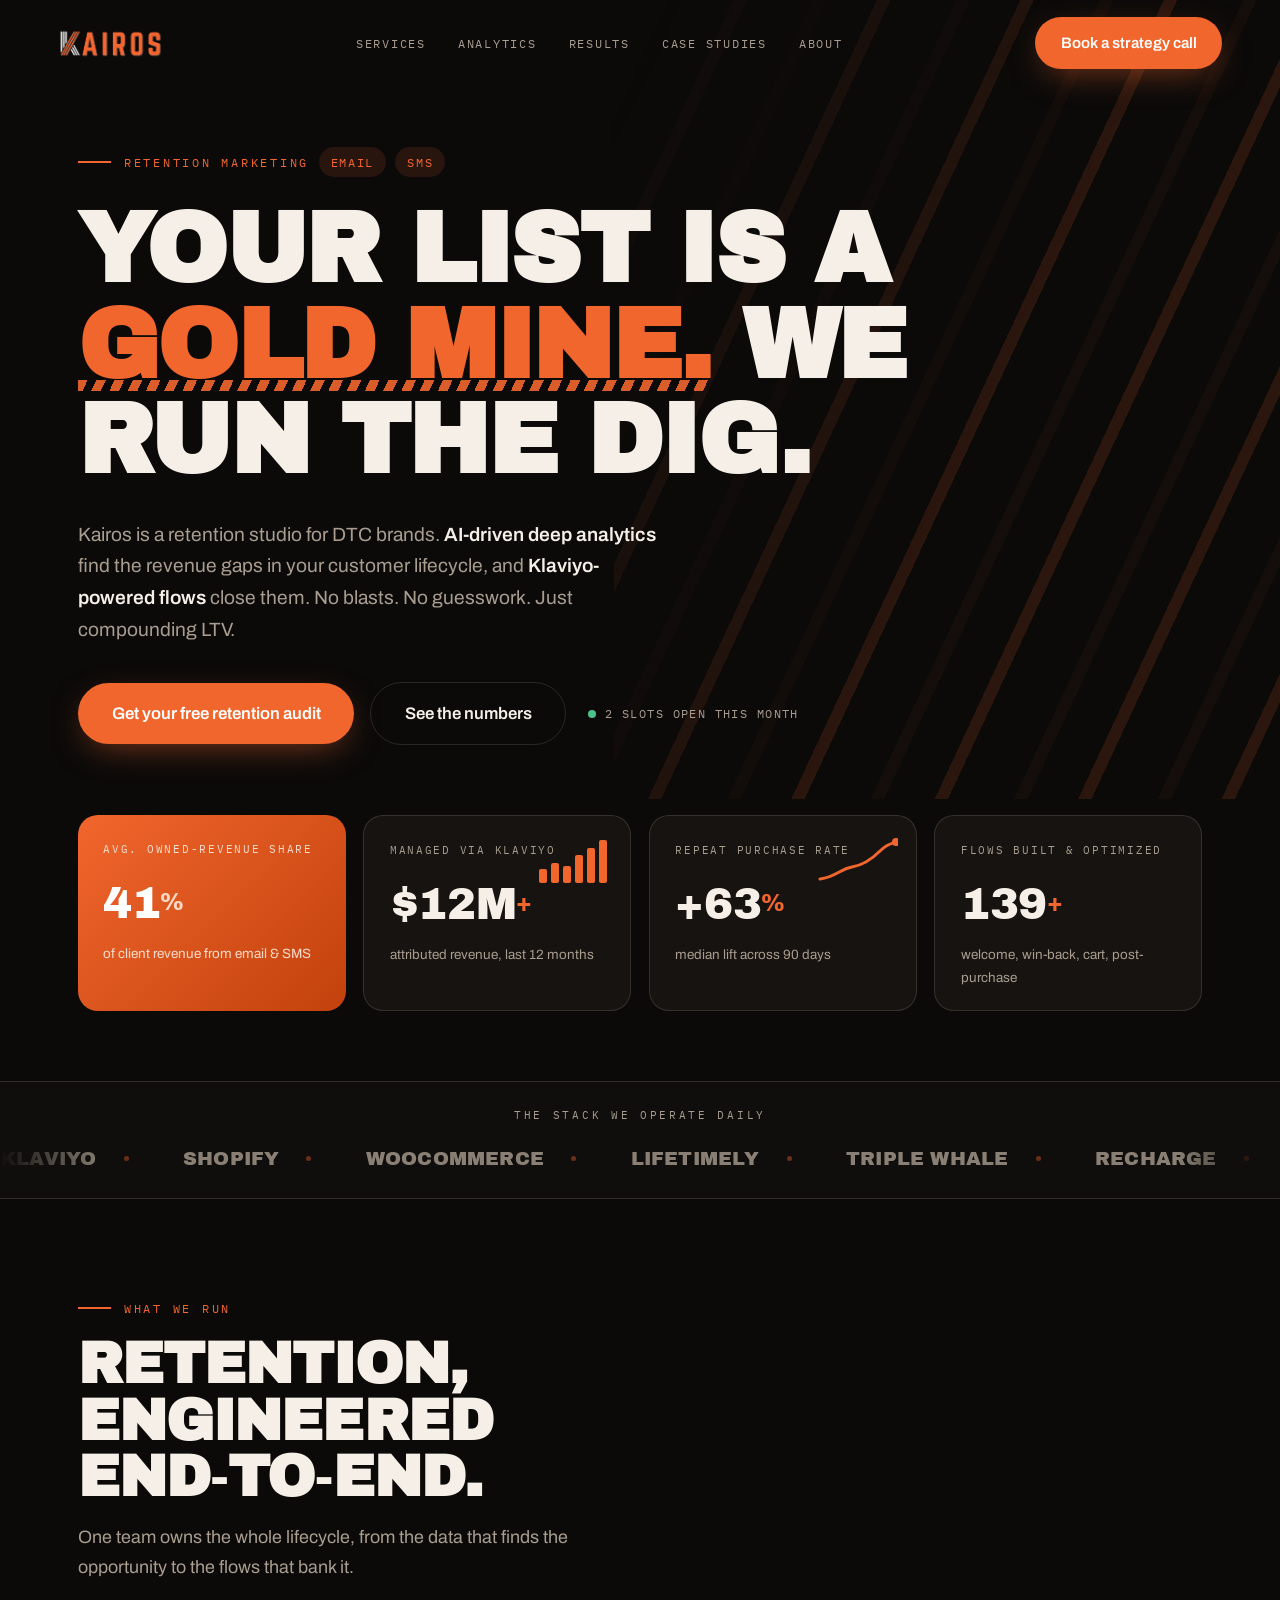
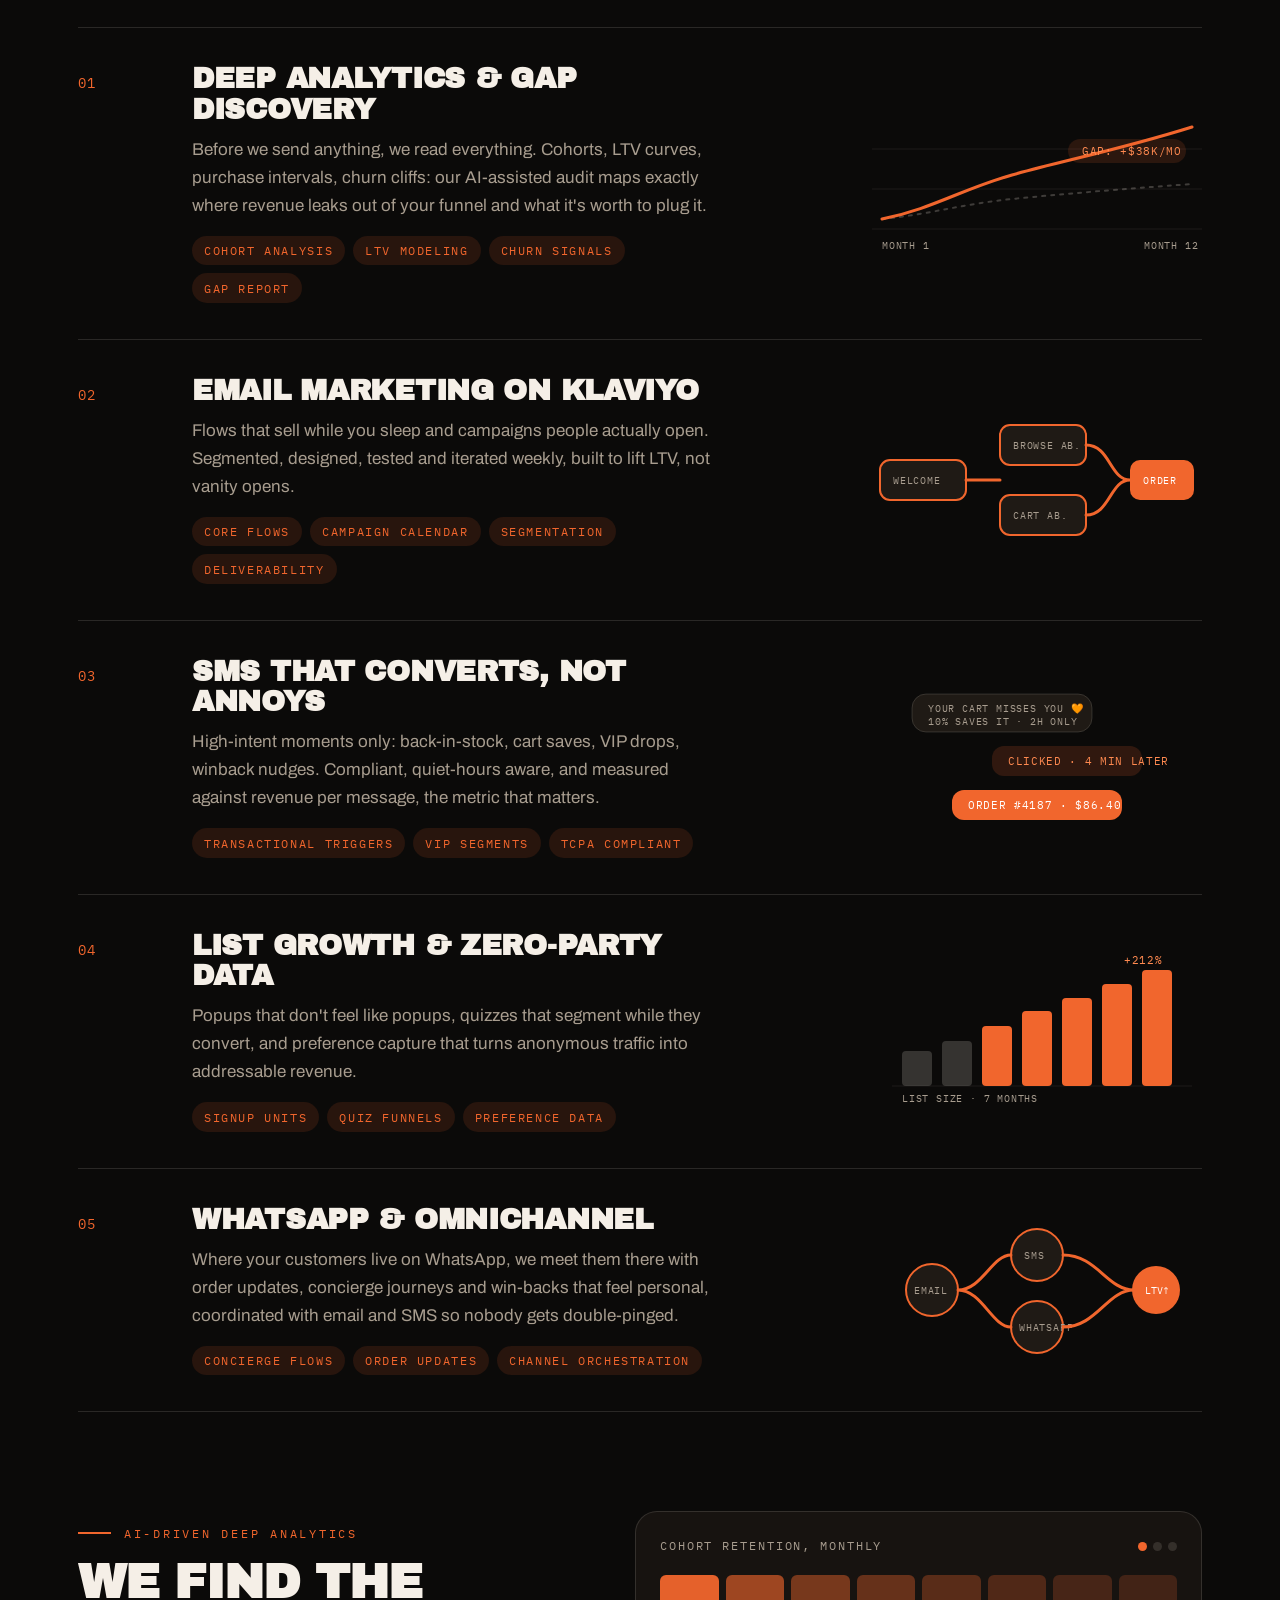
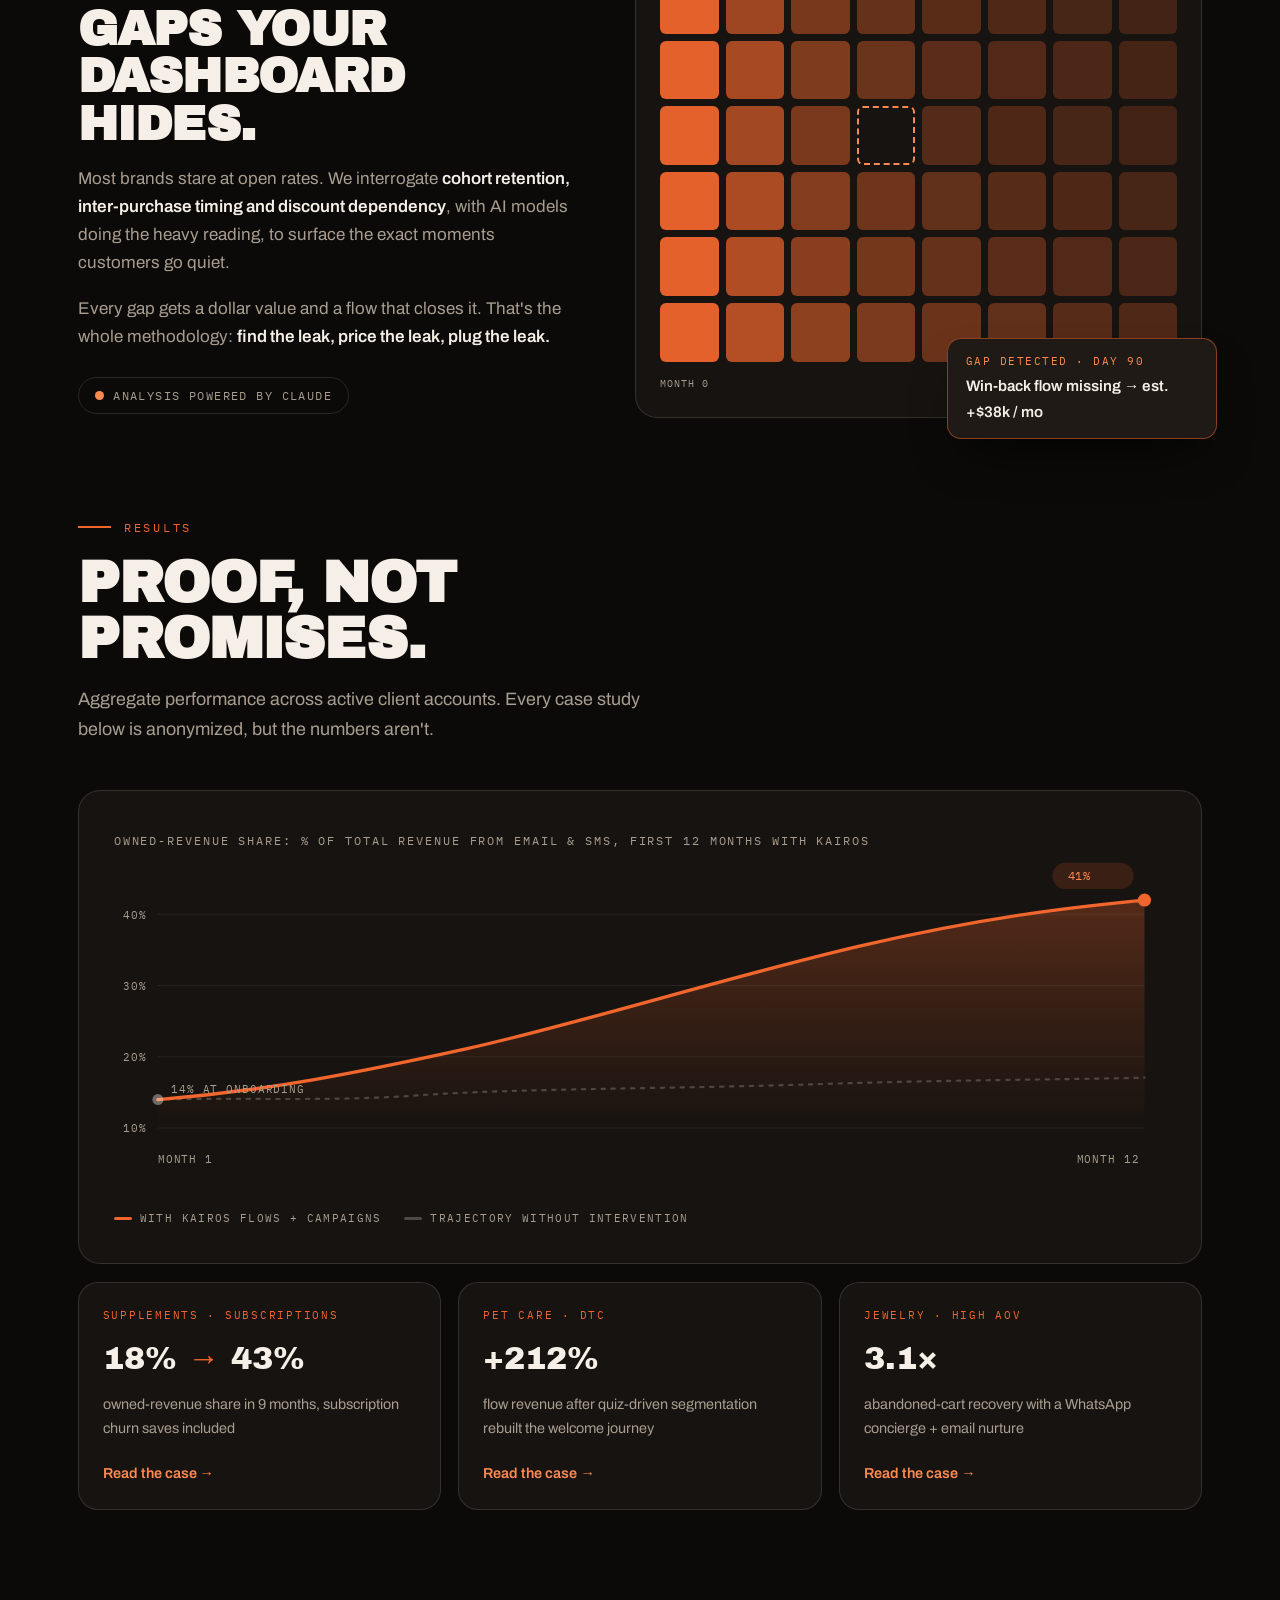
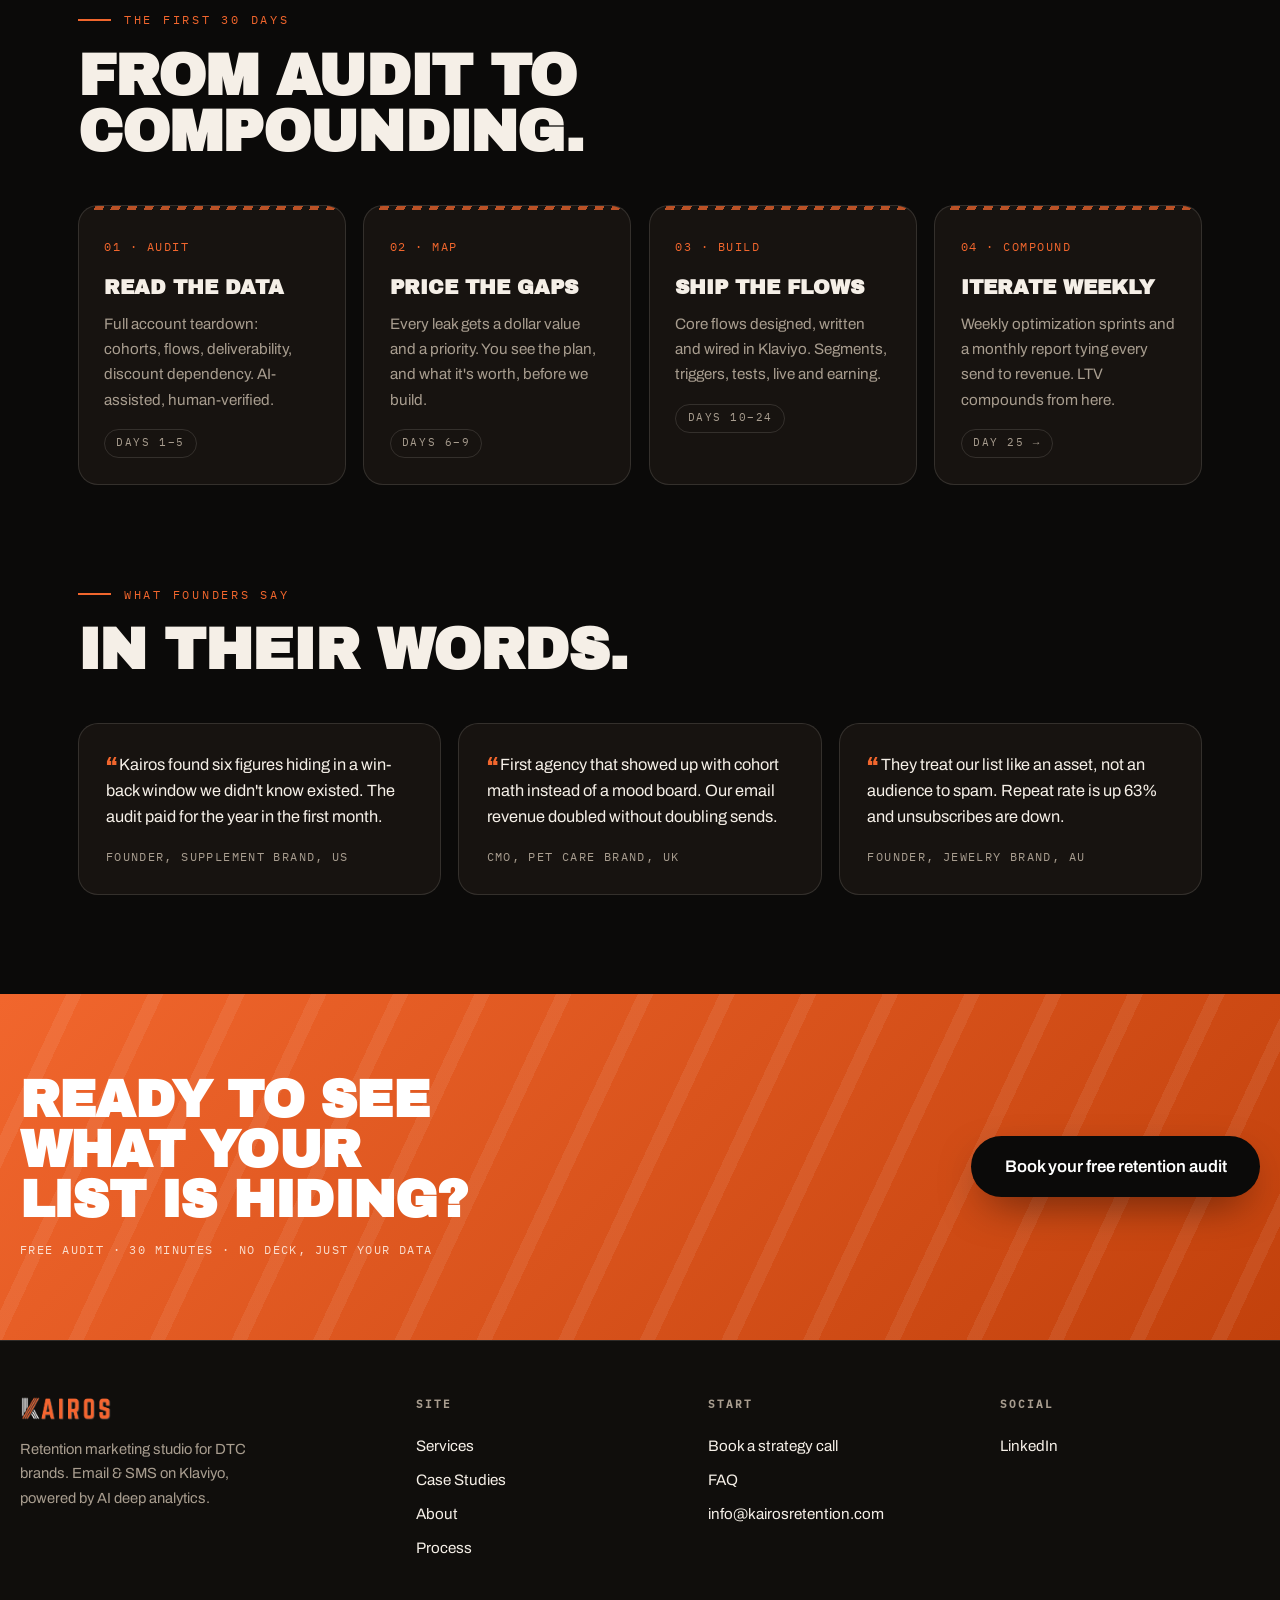
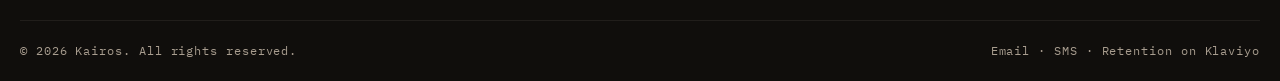
<file: index.html>
<!DOCTYPE html>
<html lang="en">
<head>
  <meta charset="UTF-8">
  <meta name="viewport" content="width=device-width, initial-scale=1.0">
  <title>Kairos: Retention Marketing for DTC Brands | Email &amp; SMS on Klaviyo</title>
  <meta name="description" content="Kairos is a retention marketing studio for e-commerce brands. AI-driven deep analytics find the revenue gaps in your customer lifecycle, and Klaviyo-powered email & SMS flows close them.">
  <!-- ★ SWAP: replace kairosretention.com everywhere once you buy the domain -->
  <link rel="canonical" href="https://kairosretention.com/">
  <meta property="og:type" content="website">
  <meta property="og:title" content="Kairos: Retention Marketing for DTC Brands">
  <meta property="og:description" content="AI-driven deep analytics find the revenue gaps. Klaviyo-powered email & SMS close them. No blasts. No guesswork. Just compounding LTV.">
  <meta property="og:image" content="https://kairosretention.com/assets/kairos-mark.png">
  <meta property="og:url" content="https://kairosretention.com/">
  <meta name="twitter:card" content="summary_large_image">
  <meta name="theme-color" content="#0B0A09">
  <link rel="icon" type="image/png" href="assets/favicon.png">
  <link rel="preload" href="fonts/ArchivoBlack-400.woff2" as="font" type="font/woff2" crossorigin>
  <link rel="preload" href="fonts/Archivo-400.woff2" as="font" type="font/woff2" crossorigin>
  <link rel="stylesheet" href="css/style.css?v=2">
  <script type="application/ld+json">
  {
    "@context": "https://schema.org",
    "@type": "Organization",
    "name": "Kairos",
    "url": "https://kairosretention.com/",
    "logo": "https://kairosretention.com/assets/kairos-mark.png",
    "description": "Retention marketing studio for DTC brands: email & SMS lifecycle marketing on Klaviyo, driven by AI deep analytics.",
    "sameAs": ["https://www.linkedin.com/company/kairos-media-tech/"]
  }
  </script>
</head>
<body>

  <header class="site-head">
    <a class="brand" href="index.html" aria-label="Kairos home">
      <img src="assets/kairos-wordmark.png" alt="Kairos" width="140" height="40">
    </a>
    <nav class="site-nav" aria-label="Primary">
      <a href="#services">Services</a>
      <a href="#analytics">Analytics</a>
      <a href="#results">Results</a>
      <a href="case-studies.html">Case Studies</a>
      <a href="about.html">About</a>
      <a class="btn btn-solid" href="book.html">Book a strategy call</a>
    </nav>
    <a class="btn btn-solid" href="book.html">Book a strategy call</a>
    <button class="nav-toggle" aria-label="Open menu" aria-expanded="false"><span></span><span></span></button>
  </header>

  <main>

    <!-- ============================ HERO ============================ -->
    <section class="hero">
      <div class="stripes" aria-hidden="true"></div>
      <div class="wrap hero-inner">
        <div class="hero-tags reveal">
          <span class="eyebrow">Retention marketing</span>
          <span class="chip">Email</span>
          <span class="chip">SMS</span>
        </div>
        <h1 class="display reveal reveal-d1">Your list is a <span class="hl">gold&nbsp;mine.</span> We run the dig.</h1>
        <p class="sub reveal reveal-d2">
          Kairos is a retention studio for DTC brands. <strong>AI-driven deep analytics</strong>
          find the revenue gaps in your customer lifecycle, and <strong>Klaviyo-powered flows</strong>
          close them. No blasts. No guesswork. Just compounding LTV.
        </p>
        <div class="hero-actions reveal reveal-d3">
          <a class="btn btn-solid btn-big" href="book.html">Get your free retention audit</a>
          <a class="btn btn-ghost btn-big" href="#results">See the numbers</a>
          <span class="avail"><span class="dot"></span>2 slots open this month</span>
        </div>
      </div>
    </section>

    <!-- ============================ KPI STRIP ============================ -->
    <section class="wrap kpis" aria-label="Kairos at a glance">
      <div class="kpi hot reveal">
        <div class="kpi-tag">Avg. owned-revenue share</div>
        <div class="kpi-num"><span data-count="41">0</span><sup>%</sup></div>
        <div class="kpi-cap">of client revenue from email &amp; SMS</div>
      </div>
      <div class="kpi reveal reveal-d1">
        <div class="kpi-tag">Managed via Klaviyo</div>
        <div class="kpi-num">$<span data-count="12">0</span>M<sup>+</sup></div>
        <div class="kpi-cap">attributed revenue, last 12 months</div>
        <svg class="kpi-chart" width="74" height="46" viewBox="0 0 74 46" aria-hidden="true">
          <rect class="bar" x="0"  y="32" width="8" height="14" rx="2" style="transition-delay:.05s"/>
          <rect class="bar" x="12" y="26" width="8" height="20" rx="2" style="transition-delay:.15s"/>
          <rect class="bar" x="24" y="29" width="8" height="17" rx="2" style="transition-delay:.25s"/>
          <rect class="bar" x="36" y="18" width="8" height="28" rx="2" style="transition-delay:.35s"/>
          <rect class="bar" x="48" y="11" width="8" height="35" rx="2" style="transition-delay:.45s"/>
          <rect class="bar" x="60" y="3"  width="8" height="43" rx="2" style="transition-delay:.55s"/>
        </svg>
      </div>
      <div class="kpi reveal reveal-d2">
        <div class="kpi-tag">Repeat purchase rate</div>
        <div class="kpi-num">+<span data-count="63">0</span><sup>%</sup></div>
        <div class="kpi-cap">median lift across 90 days</div>
        <svg class="kpi-chart" width="80" height="46" viewBox="0 0 80 46" aria-hidden="true">
          <path class="spark sv-draw" d="M2 42 C18 40 22 32 34 30 S54 22 62 14 76 6 78 5"/>
          <circle class="spark-dot" cx="78" cy="5" r="4"/>
        </svg>
      </div>
      <div class="kpi reveal reveal-d3">
        <div class="kpi-tag">Flows built &amp; optimized</div>
        <div class="kpi-num"><span data-count="140">0</span><sup>+</sup></div>
        <div class="kpi-cap">welcome, win-back, cart, post-purchase</div>
      </div>
    </section>

    <!-- ============================ STACK MARQUEE ============================ -->
    <section class="marquee-band" aria-label="Tools we operate">
      <p class="marquee-label">The stack we operate daily</p>
      <div class="marquee">
        <div class="marquee-track" data-marquee>
          <span class="mk">Klaviyo</span>
          <span class="mk">Shopify</span>
          <span class="mk">WooCommerce</span>
          <span class="mk">Lifetimely</span>
          <span class="mk">Triple Whale</span>
          <span class="mk">Recharge</span>
          <span class="mk">Gorgias</span>
          <span class="mk">Claude AI</span>
          <span class="mk">Okendo</span>
        </div>
      </div>
    </section>

    <!-- ============================ SERVICES ============================ -->
    <section class="section" id="services">
      <div class="wrap">
        <div class="section-head reveal">
          <span class="eyebrow">What we run</span>
          <h2 class="display">Retention, engineered end&#8209;to&#8209;end.</h2>
          <p class="section-sub">One team owns the whole lifecycle, from the data that finds the opportunity to the flows that bank it.</p>
        </div>

        <div class="services">
          <article class="service reveal">
            <span class="service-idx">01</span>
            <div>
              <h3>Deep Analytics &amp; Gap Discovery</h3>
              <p>Before we send anything, we read everything. Cohorts, LTV curves, purchase intervals, churn cliffs: our AI-assisted audit maps exactly where revenue leaks out of your funnel and what it's worth to plug it.</p>
              <div class="service-points">
                <span class="chip">Cohort analysis</span><span class="chip">LTV modeling</span><span class="chip">Churn signals</span><span class="chip">Gap report</span>
              </div>
            </div>
            <div class="service-visual">
              <svg viewBox="0 0 330 150" aria-hidden="true">
                <line class="sv-grid" x1="0" y1="120" x2="330" y2="120"/>
                <line class="sv-grid" x1="0" y1="80" x2="330" y2="80"/>
                <line class="sv-grid" x1="0" y1="40" x2="330" y2="40"/>
                <path class="sv-line-soft" d="M10 110 C60 105 90 95 140 90 S250 80 320 75"/>
                <path class="sv-line sv-draw" d="M10 110 C60 100 90 80 140 66 S250 40 320 18"/>
                <g class="sv-pop">
                  <rect x="196" y="30" width="118" height="24" rx="12" fill="rgba(241,102,45,.14)"/>
                  <text class="sv-value" x="210" y="46">GAP: +$38K/MO</text>
                </g>
                <text class="sv-label" x="10" y="140">MONTH 1</text>
                <text class="sv-label" x="272" y="140">MONTH 12</text>
              </svg>
            </div>
          </article>

          <article class="service reveal">
            <span class="service-idx">02</span>
            <div>
              <h3>Email Marketing on Klaviyo</h3>
              <p>Flows that sell while you sleep and campaigns people actually open. Segmented, designed, tested and iterated weekly, built to lift LTV, not vanity opens.</p>
              <div class="service-points">
                <span class="chip">Core flows</span><span class="chip">Campaign calendar</span><span class="chip">Segmentation</span><span class="chip">Deliverability</span>
              </div>
            </div>
            <div class="service-visual">
              <svg viewBox="0 0 330 150" aria-hidden="true">
                <g class="sv-pop" style="transition-delay:.15s">
                  <rect class="sv-node" x="8" y="55" width="86" height="40" rx="10"/>
                  <text class="sv-label" x="21" y="79">WELCOME</text>
                </g>
                <path class="sv-line sv-draw" d="M94 75 H128"/>
                <g class="sv-pop" style="transition-delay:.35s">
                  <rect class="sv-node" x="128" y="20" width="86" height="40" rx="10"/>
                  <text class="sv-label" x="141" y="44">BROWSE AB.</text>
                  <rect class="sv-node" x="128" y="90" width="86" height="40" rx="10"/>
                  <text class="sv-label" x="141" y="114">CART AB.</text>
                </g>
                <path class="sv-line sv-draw" d="M214 40 C238 40 238 75 258 75 M214 110 C238 110 238 75 258 75"/>
                <g class="sv-pop" style="transition-delay:.55s">
                  <rect x="258" y="55" width="64" height="40" rx="10" fill="var(--orange)"/>
                  <text x="271" y="79" font-family="IBM Plex Mono" font-size="10" fill="#fff" letter-spacing=".08em">ORDER</text>
                </g>
              </svg>
            </div>
          </article>

          <article class="service reveal">
            <span class="service-idx">03</span>
            <div>
              <h3>SMS That Converts, Not Annoys</h3>
              <p>High-intent moments only: back-in-stock, cart saves, VIP drops, winback nudges. Compliant, quiet-hours aware, and measured against revenue per message, the metric that matters.</p>
              <div class="service-points">
                <span class="chip">Transactional triggers</span><span class="chip">VIP segments</span><span class="chip">TCPA compliant</span>
              </div>
            </div>
            <div class="service-visual">
              <svg viewBox="0 0 330 150" aria-hidden="true">
                <g class="sv-pop">
                  <rect x="40" y="12" width="180" height="38" rx="14" fill="var(--surface-2)" stroke="rgba(244,236,226,.14)"/>
                  <text class="sv-label" x="56" y="30">YOUR CART MISSES YOU 🧡</text>
                  <text class="sv-label" x="56" y="43">10% SAVES IT · 2H ONLY</text>
                </g>
                <g class="sv-pop" style="transition-delay:.3s">
                  <rect x="120" y="64" width="150" height="30" rx="12" fill="rgba(241,102,45,.16)"/>
                  <text class="sv-value" x="136" y="83">CLICKED · 4 MIN LATER</text>
                </g>
                <g class="sv-pop" style="transition-delay:.6s">
                  <rect x="80" y="108" width="170" height="30" rx="12" fill="var(--orange)"/>
                  <text x="96" y="127" font-family="IBM Plex Mono" font-size="11" fill="#fff" letter-spacing=".06em">ORDER #4187 · $86.40</text>
                </g>
              </svg>
            </div>
          </article>

          <article class="service reveal">
            <span class="service-idx">04</span>
            <div>
              <h3>List Growth &amp; Zero-Party Data</h3>
              <p>Popups that don't feel like popups, quizzes that segment while they convert, and preference capture that turns anonymous traffic into addressable revenue.</p>
              <div class="service-points">
                <span class="chip">Signup units</span><span class="chip">Quiz funnels</span><span class="chip">Preference data</span>
              </div>
            </div>
            <div class="service-visual">
              <svg viewBox="0 0 330 150" aria-hidden="true">
                <line class="sv-grid" x1="20" y1="130" x2="320" y2="130"/>
                <rect class="sv-bar dim" x="30"  y="95" width="30" height="35" rx="4"/>
                <rect class="sv-bar dim" x="70"  y="85" width="30" height="45" rx="4" style="transition-delay:.1s"/>
                <rect class="sv-bar" x="110" y="70" width="30" height="60" rx="4" style="transition-delay:.2s"/>
                <rect class="sv-bar" x="150" y="55" width="30" height="75" rx="4" style="transition-delay:.3s"/>
                <rect class="sv-bar" x="190" y="42" width="30" height="88" rx="4" style="transition-delay:.4s"/>
                <rect class="sv-bar" x="230" y="28" width="30" height="102" rx="4" style="transition-delay:.5s"/>
                <rect class="sv-bar" x="270" y="14" width="30" height="116" rx="4" style="transition-delay:.6s"/>
                <text class="sv-label" x="30" y="146">LIST SIZE · 7 MONTHS</text>
                <g class="sv-pop"><text class="sv-value" x="252" y="8">+212%</text></g>
              </svg>
            </div>
          </article>

          <article class="service reveal">
            <span class="service-idx">05</span>
            <div>
              <h3>WhatsApp &amp; Omnichannel</h3>
              <p>Where your customers live on WhatsApp, we meet them there with order updates, concierge journeys and win-backs that feel personal, coordinated with email and SMS so nobody gets double-pinged.</p>
              <div class="service-points">
                <span class="chip">Concierge flows</span><span class="chip">Order updates</span><span class="chip">Channel orchestration</span>
              </div>
            </div>
            <div class="service-visual">
              <svg viewBox="0 0 330 150" aria-hidden="true">
                <g class="sv-pop">
                  <circle class="sv-node" cx="60" cy="75" r="26"/>
                  <text class="sv-label" x="42" y="79">EMAIL</text>
                </g>
                <g class="sv-pop" style="transition-delay:.2s">
                  <circle class="sv-node" cx="165" cy="40" r="26"/>
                  <text class="sv-label" x="152" y="44">SMS</text>
                  <circle class="sv-node" cx="165" cy="112" r="26"/>
                  <text class="sv-label" x="147" y="116">WHATSAPP</text>
                </g>
                <path class="sv-line sv-draw" d="M86 75 C110 75 120 40 139 40 M86 75 C110 75 120 112 139 112 M191 40 C225 40 235 75 262 75 M191 112 C225 112 235 75 262 75"/>
                <g class="sv-pop" style="transition-delay:.5s">
                  <circle cx="284" cy="75" r="24" fill="var(--orange)"/>
                  <text x="273" y="79" font-family="IBM Plex Mono" font-size="10" fill="#fff">LTV↑</text>
                </g>
              </svg>
            </div>
          </article>
        </div>
      </div>
    </section>

    <!-- ============================ AI ANALYTICS ============================ -->
    <section class="section" id="analytics">
      <div class="wrap gapfinder">
        <div class="gap-copy reveal">
          <span class="eyebrow">AI-driven deep analytics</span>
          <h2 class="display" style="font-size:clamp(1.9rem,4vw,3rem); margin-top:1rem;">We find the gaps your dashboard hides.</h2>
          <p>Most brands stare at open rates. We interrogate <strong>cohort retention, inter-purchase timing and discount dependency</strong>, with AI models doing the heavy reading, to surface the exact moments customers go quiet.</p>
          <p>Every gap gets a dollar value and a flow that closes it. That's the whole methodology: <strong>find the leak, price the leak, plug the leak.</strong></p>
          <span class="ai-badge"><i></i>Analysis powered by Claude</span>
        </div>
        <div class="cohort-panel reveal reveal-d1">
          <div class="panel-head">
            <span class="panel-title">Cohort retention, monthly</span>
            <span class="win-dots" aria-hidden="true"><i></i><i></i><i></i></span>
          </div>
          <div class="cohort-grid" aria-hidden="true" data-cohort></div>
          <div class="cohort-legend"><span>Month 0</span><span>Month 7</span></div>
          <div class="gap-callout sv-pop">
            <span class="t">Gap detected · Day 90</span>
            <span class="v">Win-back flow missing → est. +$38k / mo</span>
          </div>
        </div>
      </div>
    </section>

    <!-- ============================ RESULTS ============================ -->
    <section class="section" id="results">
      <div class="wrap">
        <div class="section-head reveal">
          <span class="eyebrow">Results</span>
          <h2 class="display">Proof, not promises.</h2>
          <p class="section-sub">Aggregate performance across active client accounts. Every case study below is anonymized, but the numbers aren't.</p>
        </div>

        <div class="results-chart-panel reveal">
          <span class="panel-title">Owned-revenue share: % of total revenue from email &amp; SMS, first 12 months with Kairos</span>
          <svg viewBox="0 0 960 300" role="img" aria-label="Line chart: owned revenue share grows from 14% to 41% over 12 months">
            <defs>
              <linearGradient id="areaGrad" x1="0" y1="0" x2="0" y2="1">
                <stop offset="0%" stop-color="#F1662D" stop-opacity=".28"/>
                <stop offset="100%" stop-color="#F1662D" stop-opacity="0"/>
              </linearGradient>
            </defs>
            <g>
              <line class="sv-grid" x1="40" y1="250" x2="940" y2="250"/>
              <line class="sv-grid" x1="40" y1="185" x2="940" y2="185"/>
              <line class="sv-grid" x1="40" y1="120" x2="940" y2="120"/>
              <line class="sv-grid" x1="40" y1="55"  x2="940" y2="55"/>
              <text class="sv-label" x="8" y="254">10%</text>
              <text class="sv-label" x="8" y="189">20%</text>
              <text class="sv-label" x="8" y="124">30%</text>
              <text class="sv-label" x="8" y="59">40%</text>
            </g>
            <path class="sv-line-soft" d="M40 224 C120 222 200 226 280 220 S520 214 640 210 860 206 940 204"/>
            <path class="sv-fill" d="M40 224 C140 216 220 200 320 178 S560 112 680 84 880 48 940 42 V250 H40 Z"/>
            <path class="sv-line sv-draw" style="stroke-dasharray:1400; stroke-dashoffset:1400;" d="M40 224 C140 216 220 200 320 178 S560 112 680 84 880 48 940 42"/>
            <g class="sv-pop">
              <circle cx="940" cy="42" r="6" fill="var(--orange)"/>
              <rect x="856" y="8" width="74" height="24" rx="12" fill="rgba(241,102,45,.16)"/>
              <text class="sv-value" x="870" y="24">41%</text>
            </g>
            <g class="sv-pop" style="transition-delay:1.5s">
              <circle cx="40" cy="224" r="5" fill="rgba(244,236,226,.4)"/>
              <text class="sv-label" x="52" y="218">14% AT ONBOARDING</text>
            </g>
            <text class="sv-label" x="40" y="282">MONTH 1</text>
            <text class="sv-label" x="878" y="282">MONTH 12</text>
          </svg>
          <div class="legend">
            <span><i></i>With Kairos flows + campaigns</span>
            <span class="l2"><i></i>Trajectory without intervention</span>
          </div>
        </div>

        <div class="case-teasers">
          <a class="teaser reveal" href="case-studies/supplements.html">
            <span class="cat">Supplements · subscriptions</span>
            <span class="big">18% <span class="orange">→</span> 43%</span>
            <span class="cap">owned-revenue share in 9 months, subscription churn saves included</span>
            <span class="go">Read the case →</span>
          </a>
          <a class="teaser reveal reveal-d1" href="case-studies/pets.html">
            <span class="cat">Pet care · DTC</span>
            <span class="big">+212%</span>
            <span class="cap">flow revenue after quiz-driven segmentation rebuilt the welcome journey</span>
            <span class="go">Read the case →</span>
          </a>
          <a class="teaser reveal reveal-d2" href="case-studies/jewelry.html">
            <span class="cat">Jewelry · high AOV</span>
            <span class="big">3.1×</span>
            <span class="cap">abandoned-cart recovery with a WhatsApp concierge + email nurture</span>
            <span class="go">Read the case →</span>
          </a>
        </div>
      </div>
    </section>

    <!-- ============================ PROCESS ============================ -->
    <section class="section" id="process">
      <div class="wrap">
        <div class="section-head reveal">
          <span class="eyebrow">The first 30 days</span>
          <h2 class="display">From audit to compounding.</h2>
        </div>
        <div class="process">
          <div class="step reveal">
            <span class="step-idx">01 · AUDIT</span>
            <h3>Read the data</h3>
            <p>Full account teardown: cohorts, flows, deliverability, discount dependency. AI-assisted, human-verified.</p>
            <span class="dur">Days 1–5</span>
          </div>
          <div class="step reveal reveal-d1">
            <span class="step-idx">02 · MAP</span>
            <h3>Price the gaps</h3>
            <p>Every leak gets a dollar value and a priority. You see the plan, and what it's worth, before we build.</p>
            <span class="dur">Days 6–9</span>
          </div>
          <div class="step reveal reveal-d2">
            <span class="step-idx">03 · BUILD</span>
            <h3>Ship the flows</h3>
            <p>Core flows designed, written and wired in Klaviyo. Segments, triggers, tests, live and earning.</p>
            <span class="dur">Days 10–24</span>
          </div>
          <div class="step reveal reveal-d3">
            <span class="step-idx">04 · COMPOUND</span>
            <h3>Iterate weekly</h3>
            <p>Weekly optimization sprints and a monthly report tying every send to revenue. LTV compounds from here.</p>
            <span class="dur">Day 25 →</span>
          </div>
        </div>
      </div>
    </section>

    <!-- ============================ QUOTES ============================ -->
    <section class="section" id="voices">
      <div class="wrap">
        <div class="section-head reveal">
          <span class="eyebrow">What founders say</span>
          <h2 class="display">In their words.</h2>
        </div>
        <div class="quotes">
          <figure class="quote reveal">
            <p>Kairos found six figures hiding in a win-back window we didn't know existed. The audit paid for the year in the first month.</p>
            <cite>Founder, supplement brand, US</cite>
          </figure>
          <figure class="quote reveal reveal-d1">
            <p>First agency that showed up with cohort math instead of a mood board. Our email revenue doubled without doubling sends.</p>
            <cite>CMO, pet care brand, UK</cite>
          </figure>
          <figure class="quote reveal reveal-d2">
            <p>They treat our list like an asset, not an audience to spam. Repeat rate is up 63% and unsubscribes are down.</p>
            <cite>Founder, jewelry brand, AU</cite>
          </figure>
        </div>
      </div>
    </section>

    <!-- ============================ CTA ============================ -->
    <section class="cta-band">
      <div class="wrap cta-inner">
        <div>
          <h2 class="display">Ready to see what your list is hiding?</h2>
          <p class="cta-note">Free audit · 30 minutes · no deck, just your data</p>
        </div>
        <a class="btn btn-solid btn-big" href="book.html">Book your free retention audit</a>
      </div>
    </section>
  </main>

  <!-- ============================ FOOTER ============================ -->
  <footer class="site-foot">
    <div class="wrap foot-grid">
      <div class="foot-brand">
        <img src="assets/kairos-wordmark.png" alt="Kairos">
        <p>Retention marketing studio for DTC brands. Email &amp; SMS on Klaviyo, powered by AI deep analytics.</p>
      </div>
      <div class="foot-col">
        <h4>Site</h4>
        <a href="index.html#services">Services</a>
        <a href="case-studies.html">Case Studies</a>
        <a href="about.html">About</a>
        <a href="index.html#process">Process</a>
      </div>
      <div class="foot-col">
        <h4>Start</h4>
        <a href="book.html">Book a strategy call</a>
        <a href="book.html#faq">FAQ</a>
        <!-- ★ SWAP: replace with your real email everywhere -->
        <a href="mailto:info@kairosretention.com">info@kairosretention.com</a>
      </div>
      <div class="foot-col">
        <h4>Social</h4>
        <a href="https://www.linkedin.com/company/kairos-media-tech/" target="_blank" rel="noopener">LinkedIn</a>
      </div>
    </div>
    <div class="wrap foot-base">
      <span>© <span id="year">2026</span> Kairos. All rights reserved.</span>
      <span>Email · SMS · Retention on Klaviyo</span>
    </div>
  </footer>

  <script src="js/main.js" defer></script>
</body>
</html>
</file>
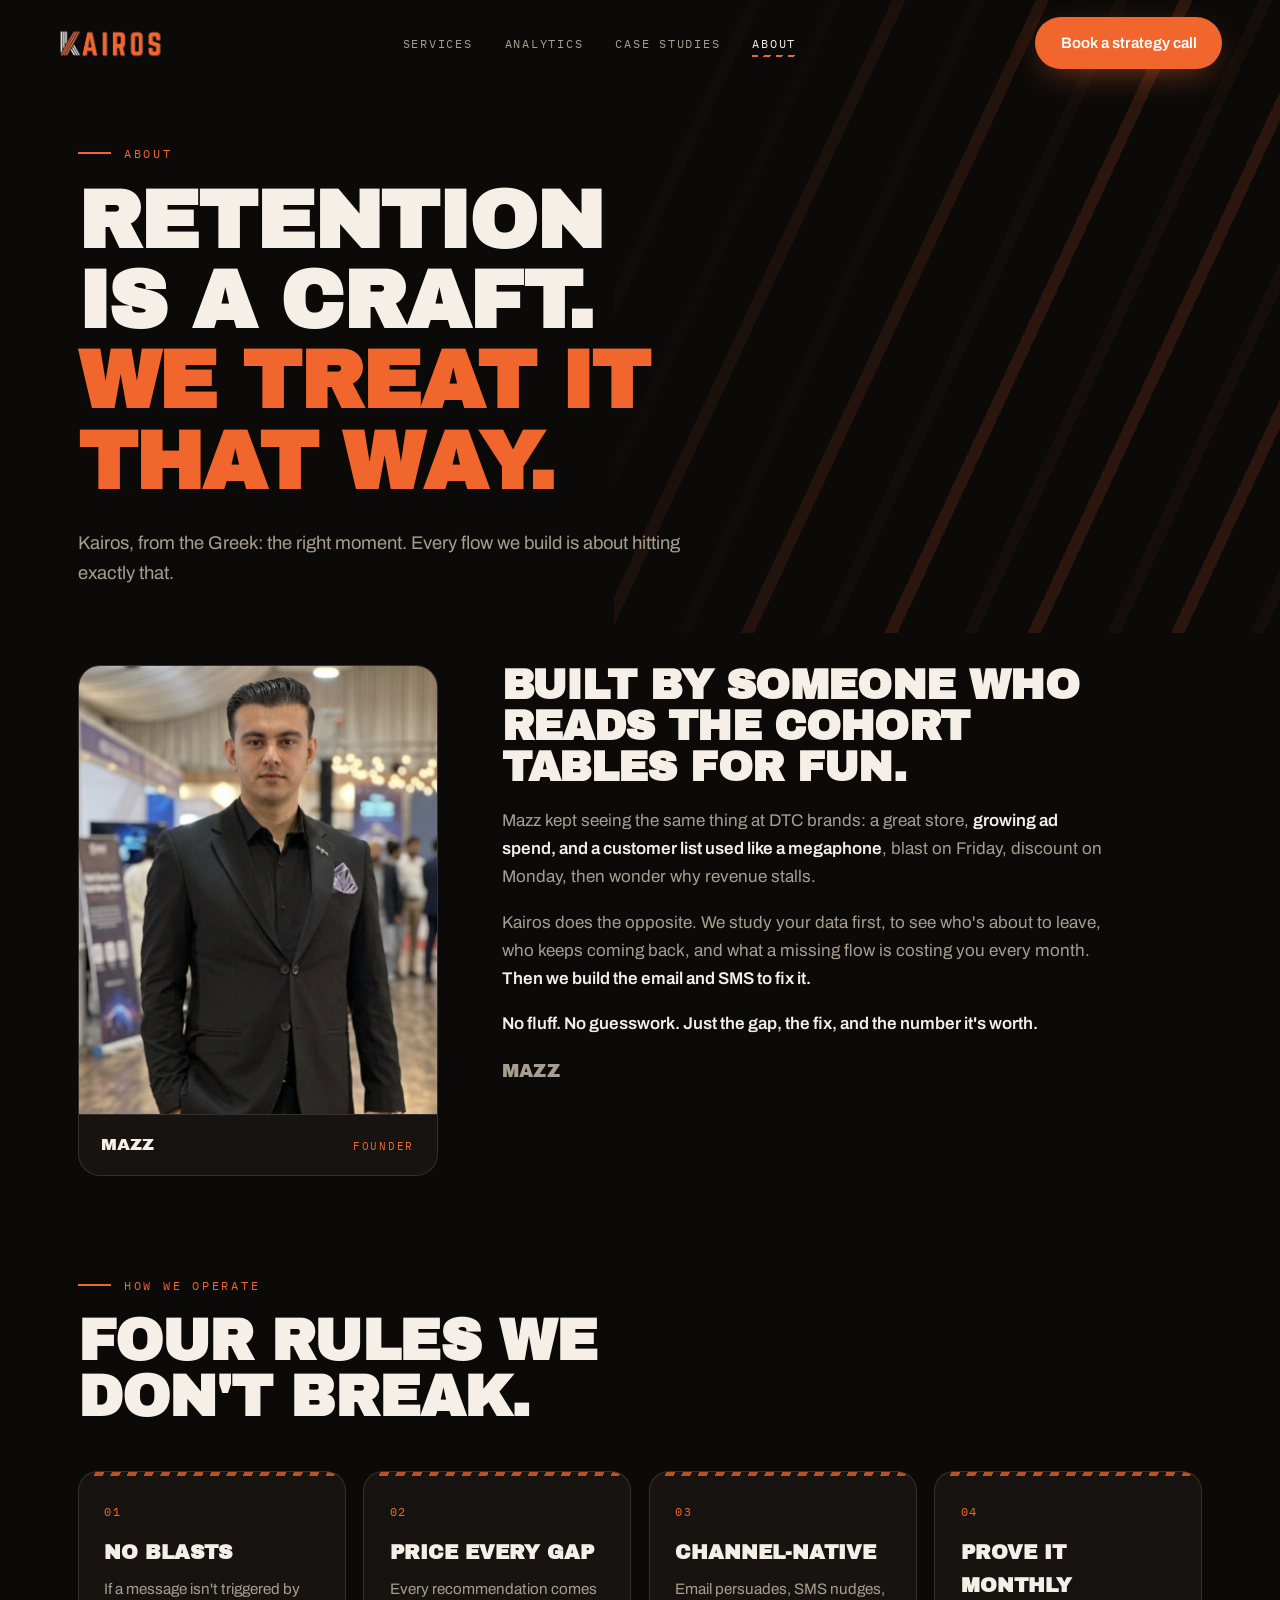
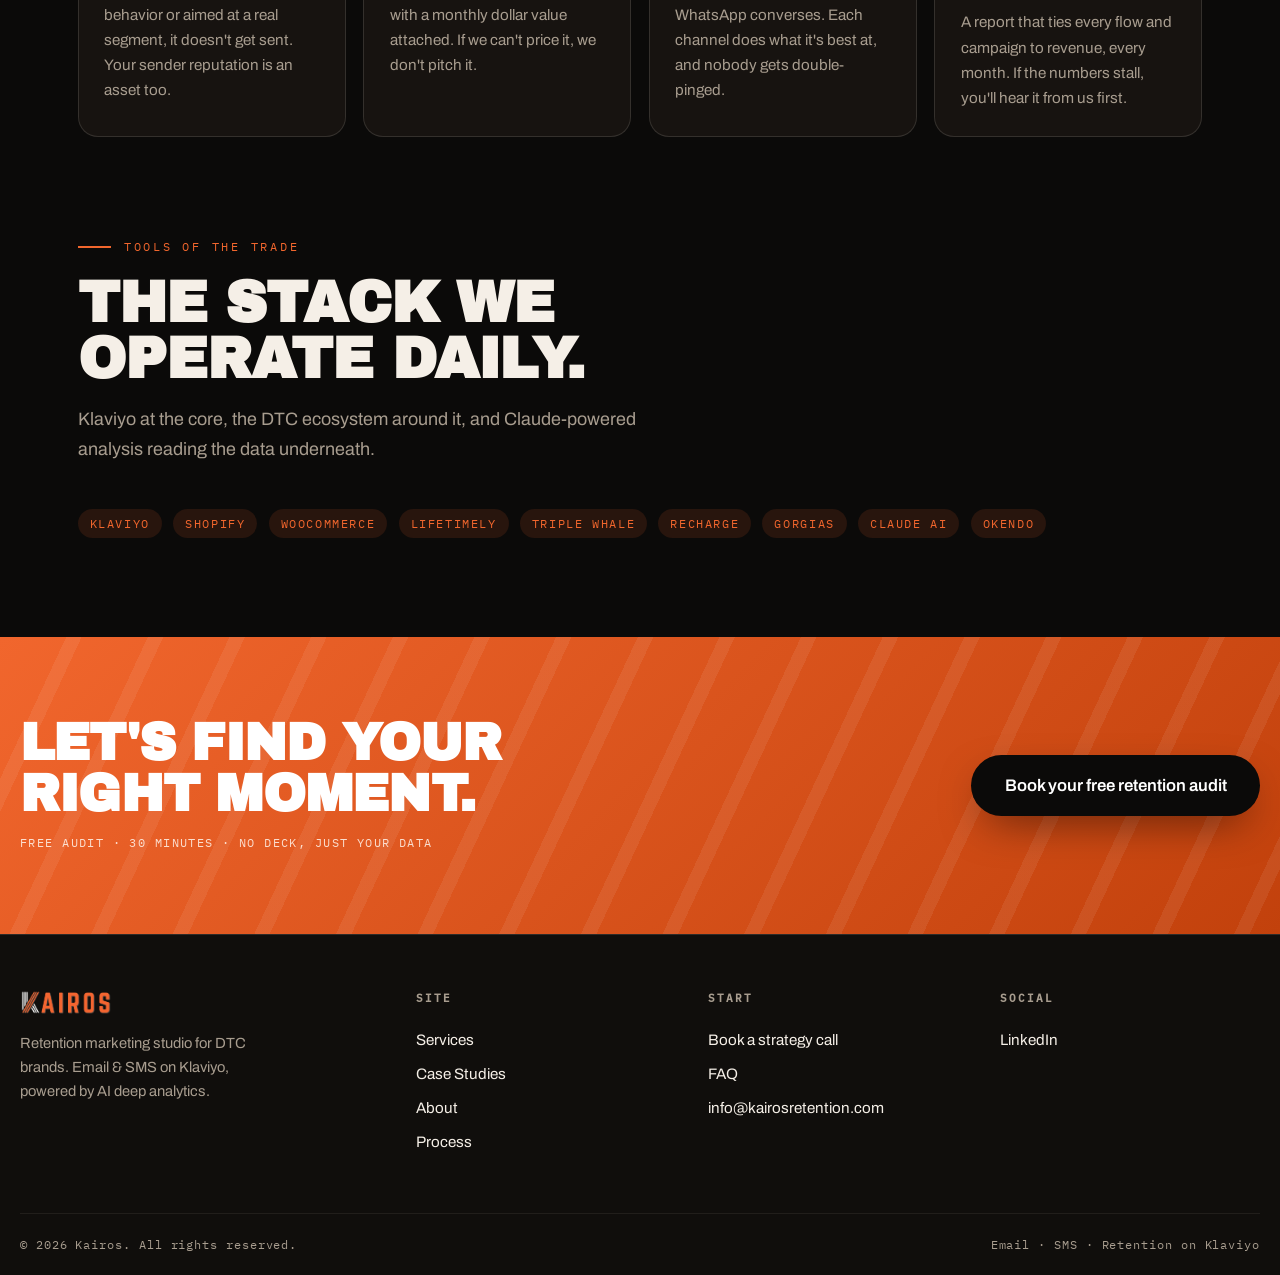
<file: about.html>
<!DOCTYPE html>
<html lang="en">
<head>
  <meta charset="UTF-8">
  <meta name="viewport" content="width=device-width, initial-scale=1.0">
  <title>About: Kairos Retention Marketing</title>
  <meta name="description" content="Kairos is a retention marketing studio founded by Mazz. One conviction: your customer list is an asset, and most brands are sitting on revenue their dashboard hides.">
  <link rel="canonical" href="https://kairosretention.com/about.html">
  <meta property="og:type" content="website">
  <meta property="og:title" content="About: Kairos Retention Marketing">
  <meta property="og:description" content="Retention is a craft. We treat it that way. Meet the studio behind the numbers.">
  <meta property="og:image" content="https://kairosretention.com/assets/kairos-mark.png">
  <meta property="og:url" content="https://kairosretention.com/about.html">
  <meta name="theme-color" content="#0B0A09">
  <link rel="icon" type="image/png" href="assets/favicon.png">
  <link rel="preload" href="fonts/ArchivoBlack-400.woff2" as="font" type="font/woff2" crossorigin>
  <link rel="preload" href="fonts/Archivo-400.woff2" as="font" type="font/woff2" crossorigin>
  <link rel="stylesheet" href="css/style.css?v=2">
</head>
<body>

  <header class="site-head">
    <a class="brand" href="index.html" aria-label="Kairos home">
      <img src="assets/kairos-wordmark.png" alt="Kairos" width="140" height="40">
    </a>
    <nav class="site-nav" aria-label="Primary">
      <a href="index.html#services">Services</a>
      <a href="index.html#analytics">Analytics</a>
      <a href="case-studies.html">Case Studies</a>
      <a href="about.html" class="active">About</a>
      <a class="btn btn-solid" href="book.html">Book a strategy call</a>
    </nav>
    <a class="btn btn-solid" href="book.html">Book a strategy call</a>
    <button class="nav-toggle" aria-label="Open menu" aria-expanded="false"><span></span><span></span></button>
  </header>

  <main>
    <section class="page-hero">
      <div class="stripes" aria-hidden="true"></div>
      <div class="wrap" style="position:relative; z-index:2;">
        <span class="eyebrow reveal">About</span>
        <h1 class="display reveal reveal-d1" style="margin-top:1.1rem;">Retention is a craft. <span class="orange">We treat it that way.</span></h1>
        <p class="sub reveal reveal-d2">Kairos, from the Greek: the right moment. Every flow we build is about hitting exactly that.</p>
      </div>
    </section>

    <!-- ============ FOUNDER ============ -->
    <section class="section" style="padding-top: 2rem;">
      <div class="wrap founder-grid">
        <figure class="portrait reveal">
          <img src="assets/mazz.jpg" alt="Mazz, founder of Kairos" width="720" height="900">
          <figcaption>
            <span class="p-name">Mazz</span>
            <span class="p-role">Founder</span>
          </figcaption>
        </figure>

        <div class="founder-copy reveal reveal-d1">
          <h2 class="display">Built by someone who reads the cohort tables for fun.</h2>
          <p>
            Mazz kept seeing the same thing at DTC brands: a great store,
            <strong>growing ad spend, and a customer list used like a megaphone</strong>,
            blast on Friday, discount on Monday, then wonder why revenue stalls.
          </p>
          <p>
            Kairos does the opposite. We study your data first, to see who's about
            to leave, who keeps coming back, and what a missing flow is costing
            you every month. <strong>Then we build the email and SMS to fix it.</strong>
          </p>
          <p><strong>No fluff. No guesswork. Just the gap, the fix, and the number it's worth.</strong></p>
          <p class="founder-sign">Mazz</p>
        </div>
      </div>
    </section>

    <!-- ============ PRINCIPLES ============ -->
    <section class="section">
      <div class="wrap">
        <div class="section-head reveal">
          <span class="eyebrow">How we operate</span>
          <h2 class="display">Four rules we don't break.</h2>
        </div>
        <div class="process">
          <div class="step reveal">
            <span class="step-idx">01</span>
            <h3>No blasts</h3>
            <p>If a message isn't triggered by behavior or aimed at a real segment, it doesn't get sent. Your sender reputation is an asset too.</p>
          </div>
          <div class="step reveal reveal-d1">
            <span class="step-idx">02</span>
            <h3>Price every gap</h3>
            <p>Every recommendation comes with a monthly dollar value attached. If we can't price it, we don't pitch it.</p>
          </div>
          <div class="step reveal reveal-d2">
            <span class="step-idx">03</span>
            <h3>Channel-native</h3>
            <p>Email persuades, SMS nudges, WhatsApp converses. Each channel does what it's best at, and nobody gets double-pinged.</p>
          </div>
          <div class="step reveal reveal-d3">
            <span class="step-idx">04</span>
            <h3>Prove it monthly</h3>
            <p>A report that ties every flow and campaign to revenue, every month. If the numbers stall, you'll hear it from us first.</p>
          </div>
        </div>
      </div>
    </section>

    <!-- ============ THE STACK ============ -->
    <section class="section">
      <div class="wrap">
        <div class="section-head reveal">
          <span class="eyebrow">Tools of the trade</span>
          <h2 class="display">The stack we operate daily.</h2>
          <p class="section-sub">Klaviyo at the core, the DTC ecosystem around it, and Claude-powered analysis reading the data underneath.</p>
        </div>
        <div class="service-points reveal" style="gap: 0.7rem;">
          <span class="chip">Klaviyo</span>
          <span class="chip">Shopify</span>
          <span class="chip">WooCommerce</span>
          <span class="chip">Lifetimely</span>
          <span class="chip">Triple Whale</span>
          <span class="chip">Recharge</span>
          <span class="chip">Gorgias</span>
          <span class="chip">Claude AI</span>
          <span class="chip">Okendo</span>
        </div>
      </div>
    </section>

    <!-- ============ CTA ============ -->
    <section class="cta-band">
      <div class="wrap cta-inner">
        <div>
          <h2 class="display">Let's find your right moment.</h2>
          <p class="cta-note">Free audit · 30 minutes · no deck, just your data</p>
        </div>
        <a class="btn btn-solid btn-big" href="book.html">Book your free retention audit</a>
      </div>
    </section>
  </main>

  <footer class="site-foot">
    <div class="wrap foot-grid">
      <div class="foot-brand">
        <img src="assets/kairos-wordmark.png" alt="Kairos">
        <p>Retention marketing studio for DTC brands. Email &amp; SMS on Klaviyo, powered by AI deep analytics.</p>
      </div>
      <div class="foot-col">
        <h4>Site</h4>
        <a href="index.html#services">Services</a>
        <a href="case-studies.html">Case Studies</a>
        <a href="about.html">About</a>
        <a href="index.html#process">Process</a>
      </div>
      <div class="foot-col">
        <h4>Start</h4>
        <a href="book.html">Book a strategy call</a>
        <a href="book.html#faq">FAQ</a>
        <a href="mailto:info@kairosretention.com">info@kairosretention.com</a>
      </div>
      <div class="foot-col">
        <h4>Social</h4>
        <a href="https://www.linkedin.com/company/kairos-media-tech/" target="_blank" rel="noopener">LinkedIn</a>
      </div>
    </div>
    <div class="wrap foot-base">
      <span>© <span id="year">2026</span> Kairos. All rights reserved.</span>
      <span>Email · SMS · Retention on Klaviyo</span>
    </div>
  </footer>

  <script src="js/main.js" defer></script>
</body>
</html>
</file>
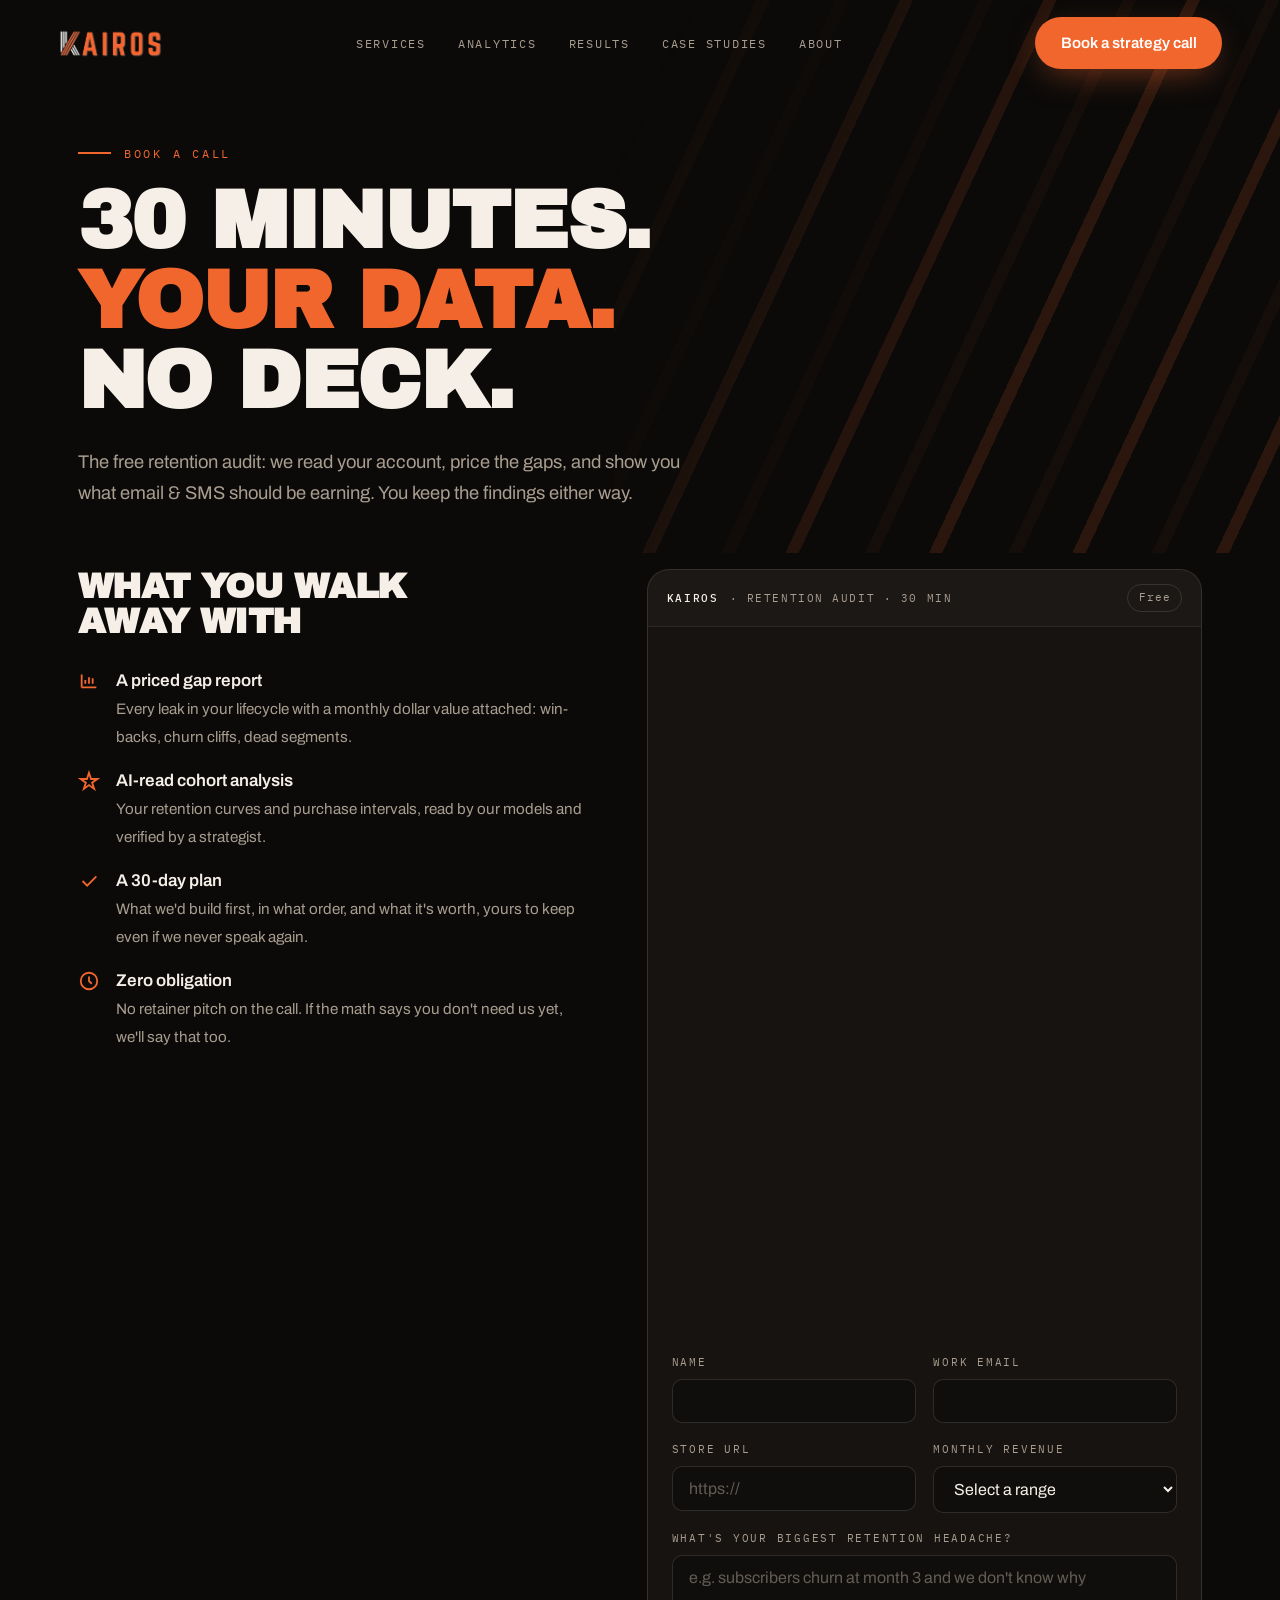
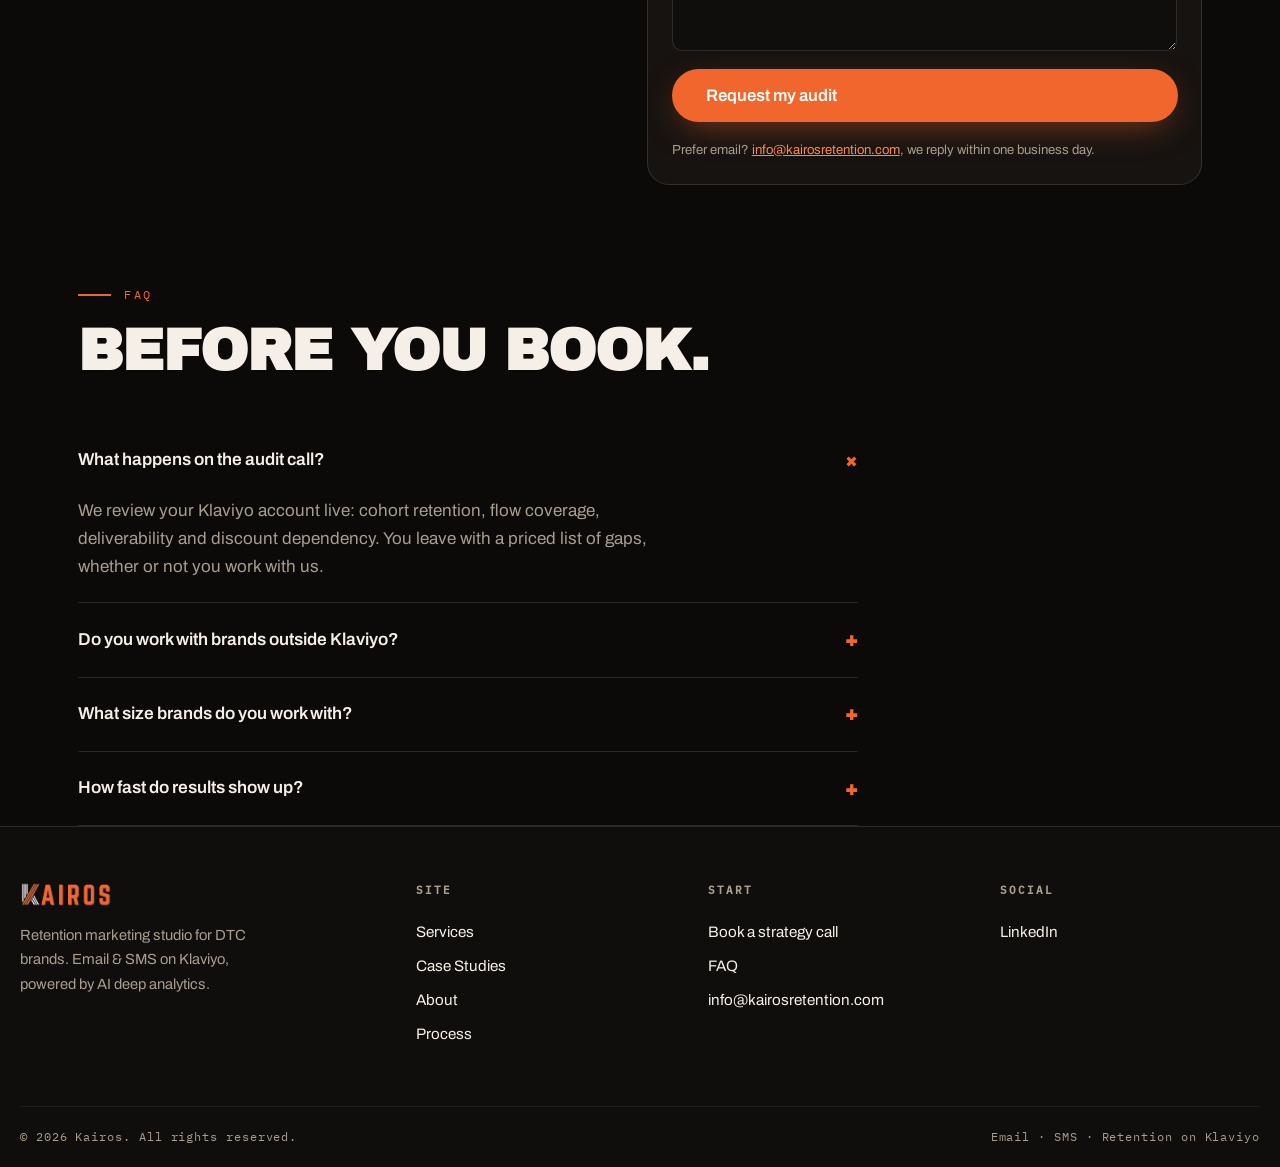
<file: book.html>
<!DOCTYPE html>
<html lang="en">
<head>
  <meta charset="UTF-8">
  <meta name="viewport" content="width=device-width, initial-scale=1.0">
  <title>Book a Free Retention Audit: Kairos</title>
  <meta name="description" content="Book a free 30-minute retention audit with Kairos. We read your Klaviyo account, price the revenue gaps, and show you exactly what email & SMS should be earning.">
  <link rel="canonical" href="https://kairosretention.com/book.html">
  <meta property="og:type" content="website">
  <meta property="og:title" content="Book a Free Retention Audit: Kairos">
  <meta property="og:description" content="30 minutes. No deck, just your data. We price the gaps in your customer lifecycle.">
  <meta property="og:image" content="https://kairosretention.com/assets/kairos-mark.png">
  <meta property="og:url" content="https://kairosretention.com/book.html">
  <meta name="theme-color" content="#0B0A09">
  <link rel="icon" type="image/png" href="assets/favicon.png">
  <link rel="preload" href="fonts/ArchivoBlack-400.woff2" as="font" type="font/woff2" crossorigin>
  <link rel="preload" href="fonts/Archivo-400.woff2" as="font" type="font/woff2" crossorigin>
  <link rel="stylesheet" href="css/style.css?v=2">
  <script type="application/ld+json">
  {
    "@context": "https://schema.org",
    "@type": "FAQPage",
    "mainEntity": [
      {
        "@type": "Question",
        "name": "What happens on the audit call?",
        "acceptedAnswer": { "@type": "Answer", "text": "We review your Klaviyo account live: cohort retention, flow coverage, deliverability and discount dependency. You leave with a priced list of gaps, whether or not you work with us." }
      },
      {
        "@type": "Question",
        "name": "Do you work with brands outside Klaviyo?",
        "acceptedAnswer": { "@type": "Answer", "text": "Klaviyo is our home turf, and we handle migrations from Mailchimp, Omnisend and others as part of onboarding." }
      },
      {
        "@type": "Question",
        "name": "What size brands do you work with?",
        "acceptedAnswer": { "@type": "Answer", "text": "Typically DTC brands doing $500k to $10M a year on Shopify or WooCommerce: big enough to have real list data, small enough that retention moves the needle fast." }
      },
      {
        "@type": "Question",
        "name": "How fast do results show up?",
        "acceptedAnswer": { "@type": "Answer", "text": "Core flows ship within the first 30 days and start earning immediately. Meaningful owned-revenue share shifts typically show in the 60–90 day window." }
      }
    ]
  }
  </script>
</head>
<body>

  <header class="site-head">
    <a class="brand" href="index.html" aria-label="Kairos home">
      <img src="assets/kairos-wordmark.png" alt="Kairos" width="140" height="40">
    </a>
    <nav class="site-nav" aria-label="Primary">
      <a href="index.html#services">Services</a>
      <a href="index.html#analytics">Analytics</a>
      <a href="index.html#results">Results</a>
      <a href="case-studies.html">Case Studies</a>
      <a href="about.html">About</a>
      <a class="btn btn-solid" href="book.html">Book a strategy call</a>
    </nav>
    <a class="btn btn-solid" href="book.html">Book a strategy call</a>
    <button class="nav-toggle" aria-label="Open menu" aria-expanded="false"><span></span><span></span></button>
  </header>

  <main>
    <section class="page-hero">
      <div class="stripes" aria-hidden="true"></div>
      <div class="wrap" style="position:relative; z-index:2;">
        <span class="eyebrow reveal">Book a call</span>
        <h1 class="display reveal reveal-d1" style="margin-top:1.1rem;">30 minutes. <span class="orange">Your data.</span> No deck.</h1>
        <p class="sub reveal reveal-d2">The free retention audit: we read your account, price the gaps, and show you what email &amp; SMS should be earning. You keep the findings either way.</p>
      </div>
    </section>

    <section class="section" style="padding-top:1rem;">
      <div class="wrap book-grid">

        <div class="reveal">
          <h2 class="display" style="font-size:clamp(1.5rem,3vw,2.2rem);">What you walk away with</h2>
          <div class="benefits">
            <div class="benefit">
              <svg viewBox="0 0 24 24" fill="none" stroke="currentColor" stroke-width="2"><path d="M4 19V5M4 19h16M8 15v-4M12 15V8M16 15v-6"/></svg>
              <div><b>A priced gap report</b><span>Every leak in your lifecycle with a monthly dollar value attached: win-backs, churn cliffs, dead segments.</span></div>
            </div>
            <div class="benefit">
              <svg viewBox="0 0 24 24" fill="none" stroke="currentColor" stroke-width="2"><path d="M12 3l2.2 6.8H21l-5.6 4 2.2 6.8-5.6-4.2-5.6 4.2 2.2-6.8L3 9.8h6.8L12 3z"/></svg>
              <div><b>AI-read cohort analysis</b><span>Your retention curves and purchase intervals, read by our models and verified by a strategist.</span></div>
            </div>
            <div class="benefit">
              <svg viewBox="0 0 24 24" fill="none" stroke="currentColor" stroke-width="2"><path d="M5 12l5 5L20 7"/></svg>
              <div><b>A 30-day plan</b><span>What we'd build first, in what order, and what it's worth, yours to keep even if we never speak again.</span></div>
            </div>
            <div class="benefit">
              <svg viewBox="0 0 24 24" fill="none" stroke="currentColor" stroke-width="2"><circle cx="12" cy="12" r="9"/><path d="M12 7v5l3 3"/></svg>
              <div><b>Zero obligation</b><span>No retainer pitch on the call. If the math says you don't need us yet, we'll say that too.</span></div>
            </div>
          </div>
        </div>

        <div class="booking-panel reveal reveal-d1">
          <div class="dash-top">
            <span class="dash-title"><b>Kairos</b> · Retention audit · 30 min</span>
            <span class="dash-period">Free</span>
          </div>
          <div class="panel-body">

            <div class="calendly-inline-widget"
                 data-url="https://calendly.com/mazharshahmiri-bhip/30min?background_color=171310&text_color=f5efe7&primary_color=f1662d&hide_gdpr_banner=1"
                 style="min-width:280px;height:680px;"></div>
            <script src="https://assets.calendly.com/assets/external/widget.js" async></script>

            <!-- ★ SWAP FORM: create a free key at web3forms.com and paste it in the
                 hidden access_key input below. Submissions then land in your inbox. -->
            <form class="contact-form" id="audit-form" action="https://api.web3forms.com/submit" method="POST">
              <input type="hidden" name="access_key" value="YOUR-WEB3FORMS-KEY">
              <input type="hidden" name="subject" value="New retention audit request: Kairos site">
              <input type="checkbox" name="botcheck" style="display:none" tabindex="-1" autocomplete="off">
              <div class="form-row">
                <label><span>Name</span><input type="text" name="name" autocomplete="name" required></label>
                <label><span>Work email</span><input type="email" name="email" autocomplete="email" required></label>
              </div>
              <div class="form-row">
                <label><span>Store URL</span><input type="url" name="store" placeholder="https://" required></label>
                <label><span>Monthly revenue</span>
                  <select name="revenue" required>
                    <option value="" selected disabled>Select a range</option>
                    <option>Under $50k / mo</option>
                    <option>$50k – $150k / mo</option>
                    <option>$150k – $500k / mo</option>
                    <option>$500k+ / mo</option>
                  </select>
                </label>
              </div>
              <label><span>What's your biggest retention headache?</span><textarea name="message" rows="4" placeholder="e.g. subscribers churn at month 3 and we don't know why"></textarea></label>
              <button class="btn btn-solid btn-big" type="submit">Request my audit</button>
              <p class="form-status" id="form-status" role="status"></p>
              <p class="form-note">Prefer email? <a href="mailto:info@kairosretention.com" style="color:var(--ember)">info@kairosretention.com</a>, we reply within one business day.</p>
            </form>
          </div>
        </div>
      </div>
    </section>

    <section class="section" id="faq">
      <div class="wrap">
        <div class="section-head reveal">
          <span class="eyebrow">FAQ</span>
          <h2 class="display">Before you book.</h2>
        </div>
        <div class="faq reveal">
          <details class="faq-item" open>
            <summary>What happens on the audit call?</summary>
            <div class="faq-a">We review your Klaviyo account live: cohort retention, flow coverage, deliverability and discount dependency. You leave with a priced list of gaps, whether or not you work with us.</div>
          </details>
          <details class="faq-item">
            <summary>Do you work with brands outside Klaviyo?</summary>
            <div class="faq-a">Klaviyo is our home turf, and we handle migrations from Mailchimp, Omnisend and others as part of onboarding.</div>
          </details>
          <details class="faq-item">
            <summary>What size brands do you work with?</summary>
            <div class="faq-a">Typically DTC brands doing $500k to $10M a year on Shopify or WooCommerce: big enough to have real list data, small enough that retention moves the needle fast.</div>
          </details>
          <details class="faq-item">
            <summary>How fast do results show up?</summary>
            <div class="faq-a">Core flows ship within the first 30 days and start earning immediately. Meaningful owned-revenue share shifts typically show in the 60–90 day window.</div>
          </details>
        </div>
      </div>
    </section>
  </main>

  <footer class="site-foot">
    <div class="wrap foot-grid">
      <div class="foot-brand">
        <img src="assets/kairos-wordmark.png" alt="Kairos">
        <p>Retention marketing studio for DTC brands. Email &amp; SMS on Klaviyo, powered by AI deep analytics.</p>
      </div>
      <div class="foot-col">
        <h4>Site</h4>
        <a href="index.html#services">Services</a>
        <a href="case-studies.html">Case Studies</a>
        <a href="about.html">About</a>
        <a href="index.html#process">Process</a>
      </div>
      <div class="foot-col">
        <h4>Start</h4>
        <a href="book.html">Book a strategy call</a>
        <a href="book.html#faq">FAQ</a>
        <a href="mailto:info@kairosretention.com">info@kairosretention.com</a>
      </div>
      <div class="foot-col">
        <h4>Social</h4>
        <a href="https://www.linkedin.com/company/kairos-media-tech/" target="_blank" rel="noopener">LinkedIn</a>
      </div>
    </div>
    <div class="wrap foot-base">
      <span>© <span id="year">2026</span> Kairos. All rights reserved.</span>
      <span>Email · SMS · Retention on Klaviyo</span>
    </div>
  </footer>

  <script src="js/main.js" defer></script>
</body>
</html>
</file>
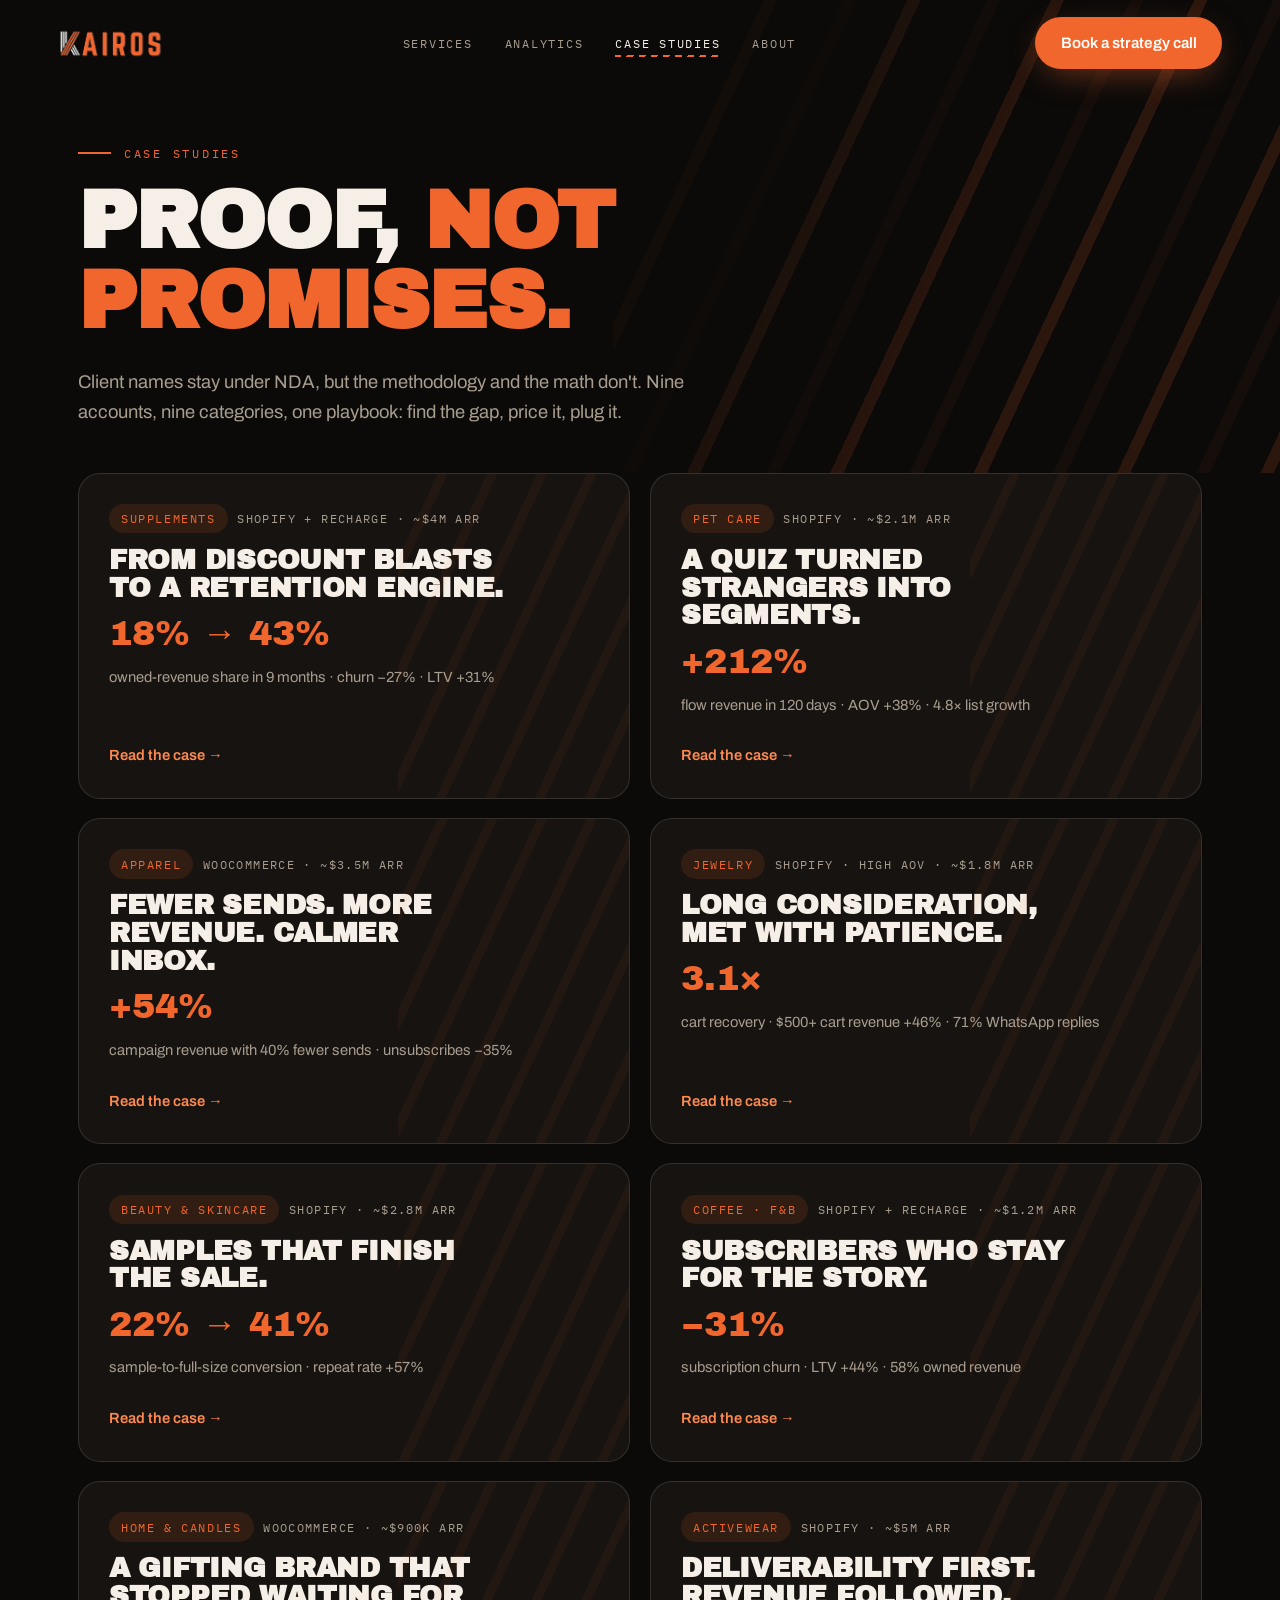
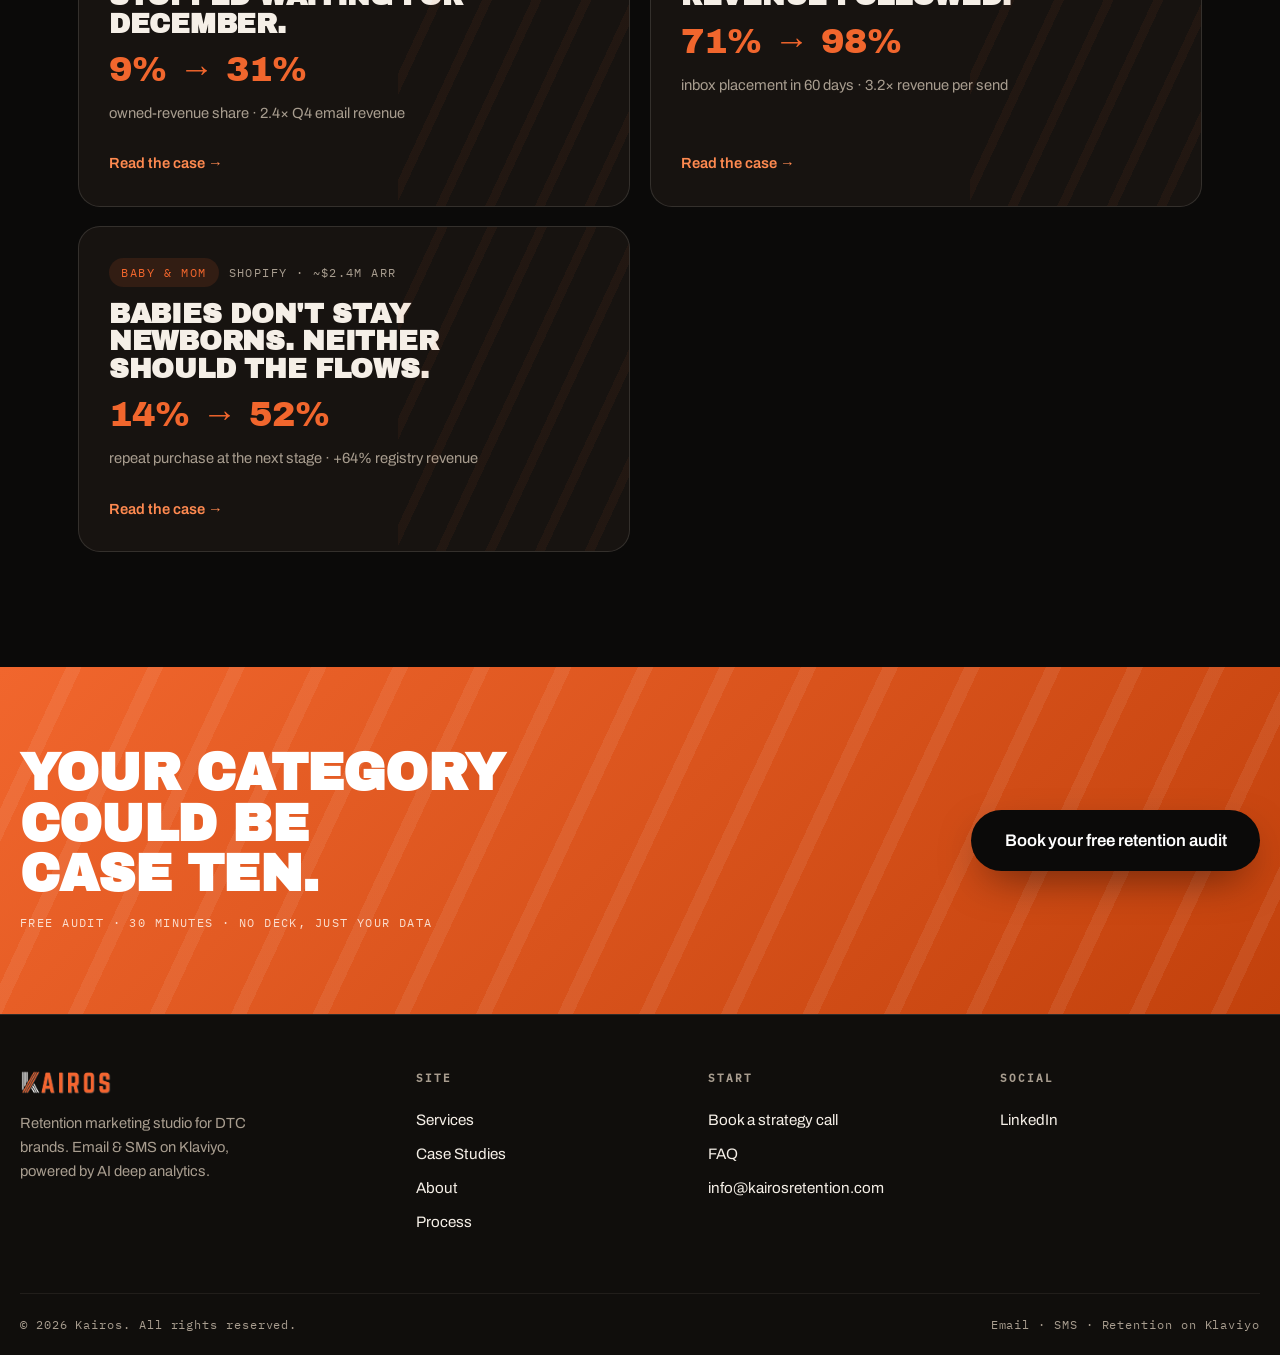
<file: case-studies.html>
<!DOCTYPE html>
<html lang="en">
<head>
  <meta charset="UTF-8">
  <meta name="viewport" content="width=device-width, initial-scale=1.0">
  <title>Case Studies: Kairos Retention Marketing</title>
  <meta name="description" content="Nine anonymized retention marketing case studies: supplements, pet care, apparel, jewelry, beauty, coffee, home goods, activewear and baby & mom. Real cohort math, Klaviyo flows, and the revenue they produced.">
  <link rel="canonical" href="https://kairosretention.com/case-studies.html">
  <meta property="og:type" content="website">
  <meta property="og:title" content="Case Studies: Kairos Retention Marketing">
  <meta property="og:description" content="From 18% to 43% owned revenue. +212% flow revenue. 3.1× cart recovery. The receipts, anonymized.">
  <meta property="og:image" content="https://kairosretention.com/assets/kairos-mark.png">
  <meta property="og:url" content="https://kairosretention.com/case-studies.html">
  <meta name="theme-color" content="#0B0A09">
  <link rel="icon" type="image/png" href="assets/favicon.png">
  <link rel="preload" href="fonts/ArchivoBlack-400.woff2" as="font" type="font/woff2" crossorigin>
  <link rel="preload" href="fonts/Archivo-400.woff2" as="font" type="font/woff2" crossorigin>
  <link rel="stylesheet" href="css/style.css?v=2">
</head>
<body>

  <header class="site-head">
    <a class="brand" href="index.html" aria-label="Kairos home">
      <img src="assets/kairos-wordmark.png" alt="Kairos" width="140" height="40">
    </a>
    <nav class="site-nav" aria-label="Primary">
      <a href="index.html#services">Services</a>
      <a href="index.html#analytics">Analytics</a>
      <a href="case-studies.html" class="active">Case Studies</a>
      <a href="about.html">About</a>
      <a class="btn btn-solid" href="book.html">Book a strategy call</a>
    </nav>
    <a class="btn btn-solid" href="book.html">Book a strategy call</a>
    <button class="nav-toggle" aria-label="Open menu" aria-expanded="false"><span></span><span></span></button>
  </header>

  <main>
    <section class="page-hero">
      <div class="stripes" aria-hidden="true"></div>
      <div class="wrap" style="position:relative; z-index:2;">
        <span class="eyebrow reveal">Case studies</span>
        <h1 class="display reveal reveal-d1" style="margin-top:1.1rem;">Proof, <span class="orange">not promises.</span></h1>
        <p class="sub reveal reveal-d2">Client names stay under NDA, but the methodology and the math don't. Nine accounts, nine categories, one playbook: find the gap, price it, plug it.</p>
      </div>
    </section>

    <div class="wrap case-index" style="padding-bottom: 1rem;">

      <a class="ccard reveal" href="case-studies/supplements.html">
        <span class="ccard-head"><span class="chip">Supplements</span><span class="case-meta">Shopify + Recharge · ~$4M ARR</span></span>
        <h2>From discount blasts to a retention engine.</h2>
        <span class="metric">18% → 43%</span>
        <span class="metric-cap">owned-revenue share in 9 months · churn −27% · LTV +31%</span>
        <span class="go">Read the case →</span>
      </a>

      <a class="ccard reveal reveal-d1" href="case-studies/pets.html">
        <span class="ccard-head"><span class="chip">Pet care</span><span class="case-meta">Shopify · ~$2.1M ARR</span></span>
        <h2>A quiz turned strangers into segments.</h2>
        <span class="metric">+212%</span>
        <span class="metric-cap">flow revenue in 120 days · AOV +38% · 4.8× list growth</span>
        <span class="go">Read the case →</span>
      </a>

      <a class="ccard reveal" href="case-studies/apparel.html">
        <span class="ccard-head"><span class="chip">Apparel</span><span class="case-meta">WooCommerce · ~$3.5M ARR</span></span>
        <h2>Fewer sends. More revenue. Calmer inbox.</h2>
        <span class="metric">+54%</span>
        <span class="metric-cap">campaign revenue with 40% fewer sends · unsubscribes −35%</span>
        <span class="go">Read the case →</span>
      </a>

      <a class="ccard reveal reveal-d1" href="case-studies/jewelry.html">
        <span class="ccard-head"><span class="chip">Jewelry</span><span class="case-meta">Shopify · high AOV · ~$1.8M ARR</span></span>
        <h2>Long consideration, met with patience.</h2>
        <span class="metric">3.1×</span>
        <span class="metric-cap">cart recovery · $500+ cart revenue +46% · 71% WhatsApp replies</span>
        <span class="go">Read the case →</span>
      </a>

      <a class="ccard reveal" href="case-studies/beauty.html">
        <span class="ccard-head"><span class="chip">Beauty &amp; skincare</span><span class="case-meta">Shopify · ~$2.8M ARR</span></span>
        <h2>Samples that finish the sale.</h2>
        <span class="metric">22% → 41%</span>
        <span class="metric-cap">sample-to-full-size conversion · repeat rate +57%</span>
        <span class="go">Read the case →</span>
      </a>

      <a class="ccard reveal reveal-d1" href="case-studies/coffee.html">
        <span class="ccard-head"><span class="chip">Coffee · F&amp;B</span><span class="case-meta">Shopify + Recharge · ~$1.2M ARR</span></span>
        <h2>Subscribers who stay for the story.</h2>
        <span class="metric">−31%</span>
        <span class="metric-cap">subscription churn · LTV +44% · 58% owned revenue</span>
        <span class="go">Read the case →</span>
      </a>

      <a class="ccard reveal" href="case-studies/home.html">
        <span class="ccard-head"><span class="chip">Home &amp; candles</span><span class="case-meta">WooCommerce · ~$900k ARR</span></span>
        <h2>A gifting brand that stopped waiting for December.</h2>
        <span class="metric">9% → 31%</span>
        <span class="metric-cap">owned-revenue share · 2.4× Q4 email revenue</span>
        <span class="go">Read the case →</span>
      </a>

      <a class="ccard reveal reveal-d1" href="case-studies/activewear.html">
        <span class="ccard-head"><span class="chip">Activewear</span><span class="case-meta">Shopify · ~$5M ARR</span></span>
        <h2>Deliverability first. Revenue followed.</h2>
        <span class="metric">71% → 98%</span>
        <span class="metric-cap">inbox placement in 60 days · 3.2× revenue per send</span>
        <span class="go">Read the case →</span>
      </a>

      <a class="ccard reveal" href="case-studies/baby.html">
        <span class="ccard-head"><span class="chip">Baby &amp; Mom</span><span class="case-meta">Shopify · ~$2.4M ARR</span></span>
        <h2>Babies don't stay newborns. Neither should the flows.</h2>
        <span class="metric">14% → 52%</span>
        <span class="metric-cap">repeat purchase at the next stage · +64% registry revenue</span>
        <span class="go">Read the case →</span>
      </a>
    </div>

    <section class="cta-band">
      <div class="wrap cta-inner">
        <div>
          <h2 class="display">Your category could be case ten.</h2>
          <p class="cta-note">Free audit · 30 minutes · no deck, just your data</p>
        </div>
        <a class="btn btn-solid btn-big" href="book.html">Book your free retention audit</a>
      </div>
    </section>
  </main>

  <footer class="site-foot">
    <div class="wrap foot-grid">
      <div class="foot-brand">
        <img src="assets/kairos-wordmark.png" alt="Kairos">
        <p>Retention marketing studio for DTC brands. Email &amp; SMS on Klaviyo, powered by AI deep analytics.</p>
      </div>
      <div class="foot-col">
        <h4>Site</h4>
        <a href="index.html#services">Services</a>
        <a href="case-studies.html">Case Studies</a>
        <a href="about.html">About</a>
        <a href="index.html#process">Process</a>
      </div>
      <div class="foot-col">
        <h4>Start</h4>
        <a href="book.html">Book a strategy call</a>
        <a href="book.html#faq">FAQ</a>
        <a href="mailto:info@kairosretention.com">info@kairosretention.com</a>
      </div>
      <div class="foot-col">
        <h4>Social</h4>
        <a href="https://www.linkedin.com/company/kairos-media-tech/" target="_blank" rel="noopener">LinkedIn</a>
      </div>
    </div>
    <div class="wrap foot-base">
      <span>© <span id="year">2026</span> Kairos. All rights reserved.</span>
      <span>Email · SMS · Retention on Klaviyo</span>
    </div>
  </footer>

  <script src="js/main.js" defer></script>
</body>
</html>
</file>
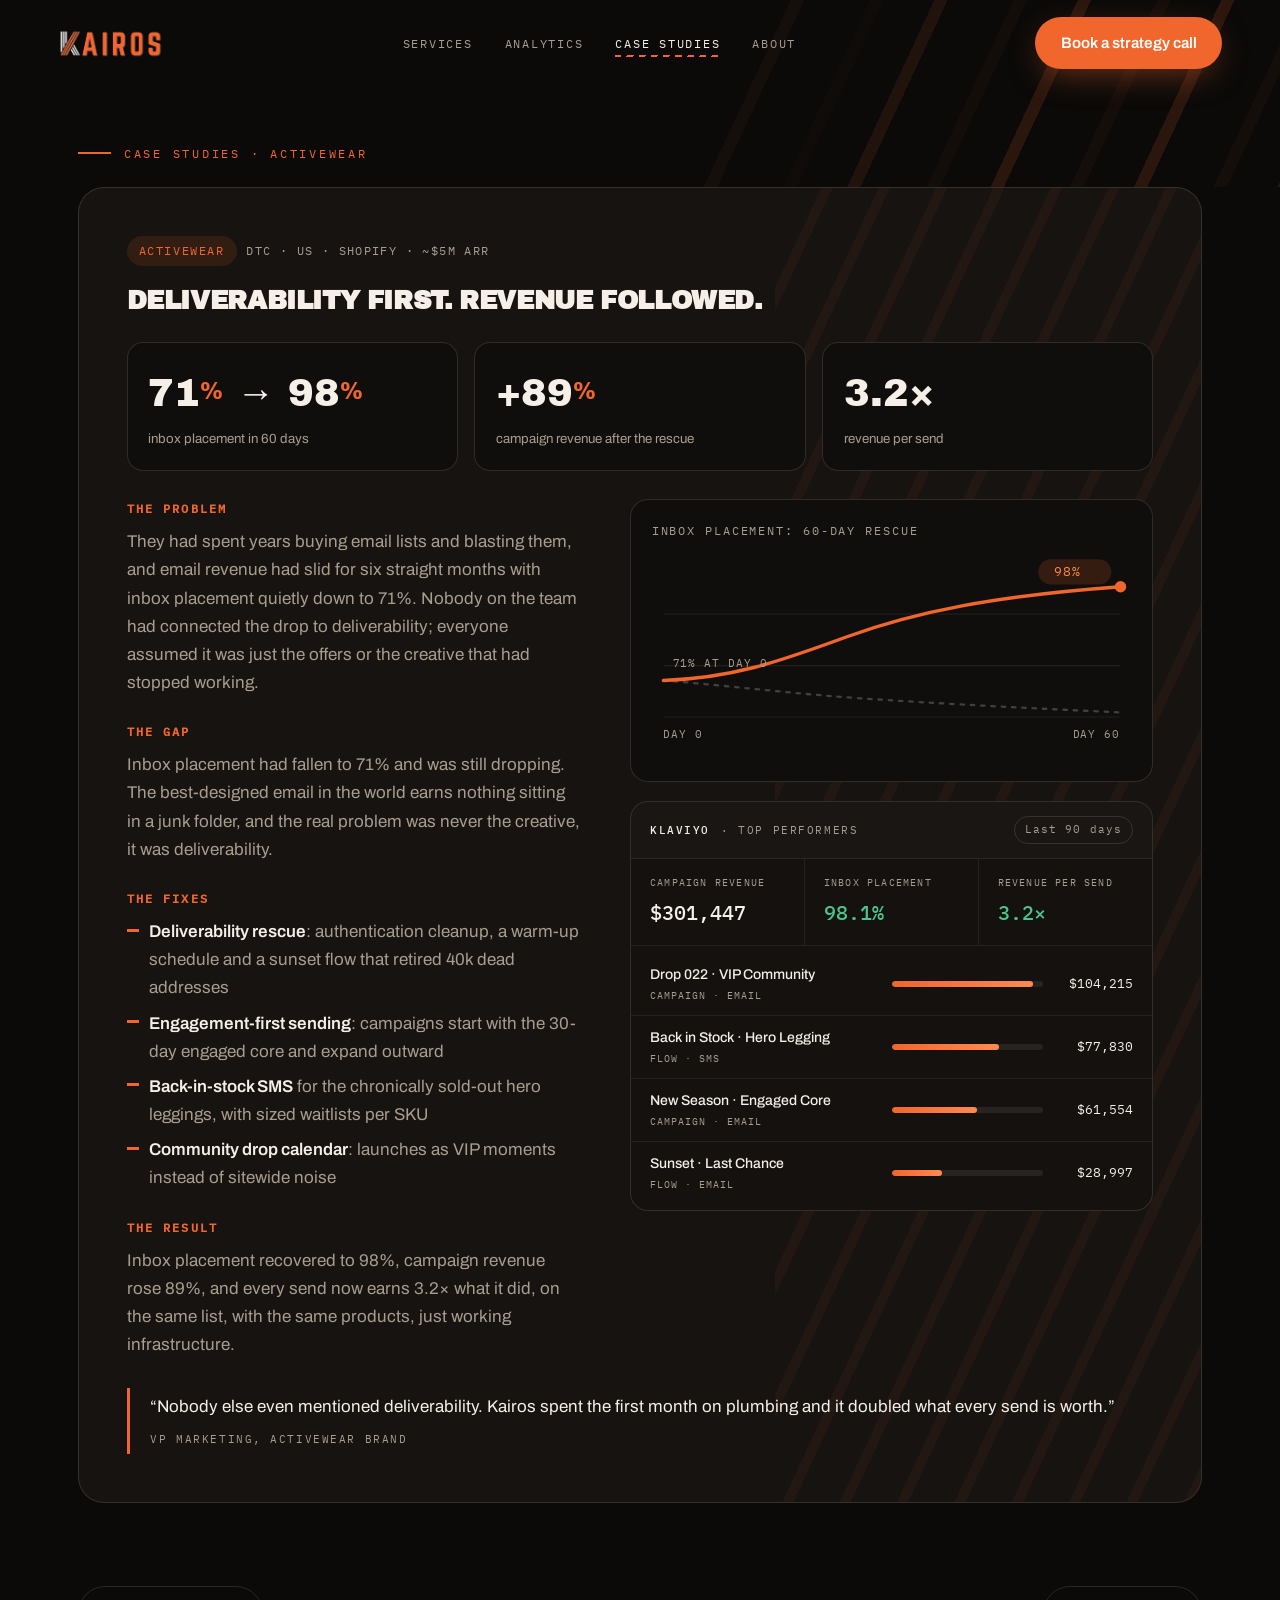
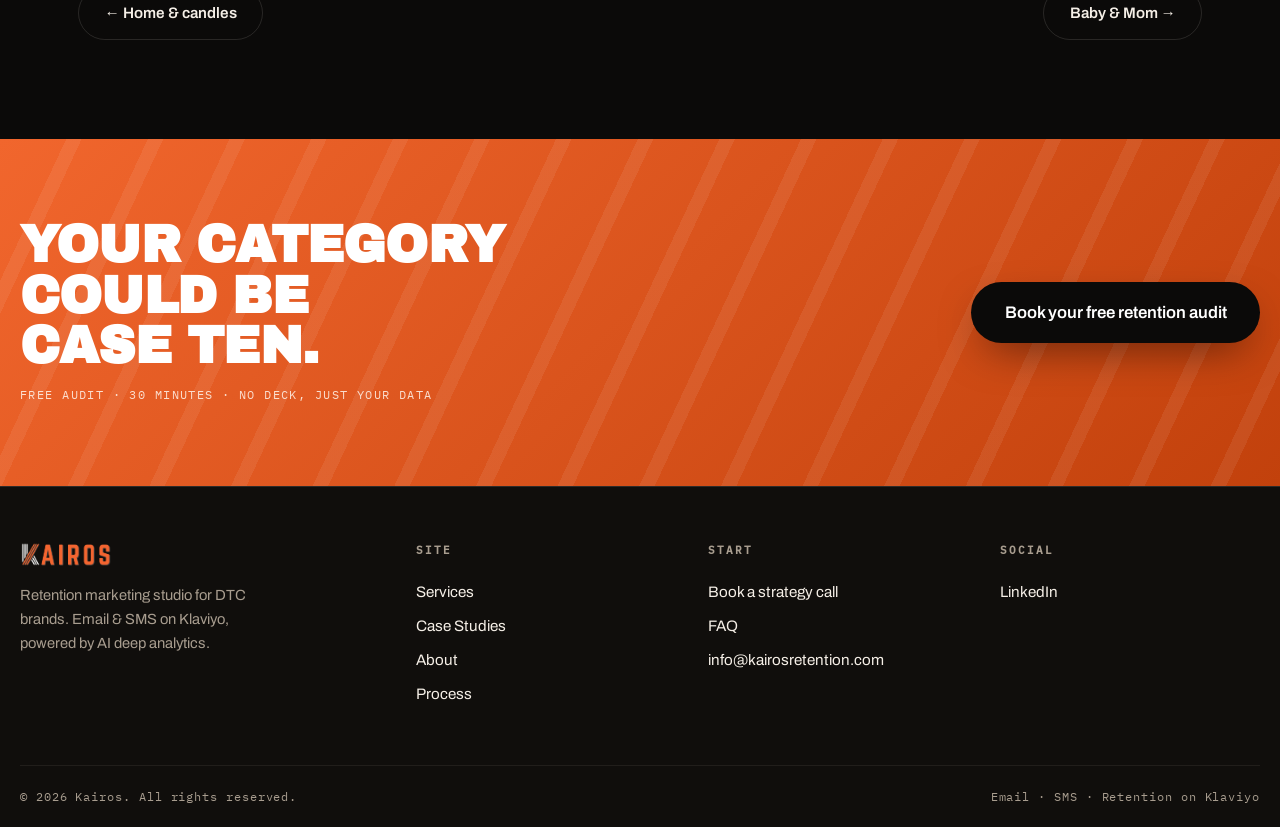
<file: case-studies/activewear.html>
<!DOCTYPE html>
<html lang="en">
<head>
  <meta charset="UTF-8">
  <meta name="viewport" content="width=device-width, initial-scale=1.0">
  <title>Activewear Case Study: 71% to 98% Inbox Placement | Kairos</title>
  <meta name="description" content="A deliverability rescue recovered inbox placement to 98% and made every send worth 3.2× for a $5M activewear brand.">
  <link rel="canonical" href="https://kairosretention.com/case-studies/activewear.html">
  <meta property="og:type" content="article">
  <meta property="og:title" content="Activewear Case Study: 71% to 98% Inbox Placement | Kairos">
  <meta property="og:description" content="A deliverability rescue recovered inbox placement to 98% and made every send worth 3.2× for a $5M activewear brand.">
  <meta property="og:image" content="https://kairosretention.com/assets/kairos-mark.png">
  <meta property="og:url" content="https://kairosretention.com/case-studies/activewear.html">
  <meta name="theme-color" content="#0B0A09">
  <link rel="icon" type="image/png" href="../assets/favicon.png">
  <link rel="preload" href="../fonts/ArchivoBlack-400.woff2" as="font" type="font/woff2" crossorigin>
  <link rel="preload" href="../fonts/Archivo-400.woff2" as="font" type="font/woff2" crossorigin>
  <link rel="stylesheet" href="../css/style.css?v=2">
</head>
<body>

  <header class="site-head">
    <a class="brand" href="../index.html" aria-label="Kairos home">
      <img src="../assets/kairos-wordmark.png" alt="Kairos" width="140" height="40">
    </a>
    <nav class="site-nav" aria-label="Primary">
      <a href="../index.html#services">Services</a>
      <a href="../index.html#analytics">Analytics</a>
      <a href="../case-studies.html" class="active">Case Studies</a>
      <a href="../about.html">About</a>
      <a class="btn btn-solid" href="../book.html">Book a strategy call</a>
    </nav>
    <a class="btn btn-solid" href="../book.html">Book a strategy call</a>
    <button class="nav-toggle" aria-label="Open menu" aria-expanded="false"><span></span><span></span></button>
  </header>

  <main>
    <section class="page-hero" style="padding-bottom: 1.5rem;">
      <div class="stripes" aria-hidden="true"></div>
      <div class="wrap" style="position:relative; z-index:2;">
        <a class="eyebrow" href="../case-studies.html" style="text-decoration:none;">Case studies · Activewear</a>
      </div>
    </section>

    <div class="wrap">
<article class="case reveal" id="activewear">
        <div class="case-head">
          <span class="chip">Activewear</span>
          <span class="case-meta">DTC · US · Shopify · ~$5M ARR</span>
        </div>
        <h1 class="display">Deliverability first. Revenue followed.</h1>

        <div class="case-stats">
          <div class="cstat"><div class="n"><span data-count="71">0</span><em>%</em> → <span data-count="98">0</span><em>%</em></div><div class="l">inbox placement in 60 days</div></div>
          <div class="cstat"><div class="n">+<span data-count="89">0</span><em>%</em></div><div class="l">campaign revenue after the rescue</div></div>
          <div class="cstat"><div class="n"><span data-count="3">0</span>.<span data-count="2">0</span>×</div><div class="l">revenue per send</div></div>
        </div>

        <div class="case-grid">
          <div class="case-copy">
            <h3>The problem</h3>
            <p>They had spent years buying email lists and blasting them, and email revenue had slid for six straight months with inbox placement quietly down to 71%. Nobody on the team had connected the drop to deliverability; everyone assumed it was just the offers or the creative that had stopped working.</p>
            <h3>The gap</h3>
            <p>Inbox placement had fallen to 71% and was still dropping. The best-designed email in the world earns nothing sitting in a junk folder, and the real problem was never the creative, it was deliverability.</p>
            <h3>The fixes</h3>
            <ul>
              <li><strong>Deliverability rescue</strong>: authentication cleanup, a warm-up schedule and a sunset flow that retired 40k dead addresses</li>
              <li><strong>Engagement-first sending</strong>: campaigns start with the 30-day engaged core and expand outward</li>
              <li><strong>Back-in-stock SMS</strong> for the chronically sold-out hero leggings, with sized waitlists per SKU</li>
              <li><strong>Community drop calendar</strong>: launches as VIP moments instead of sitewide noise</li>
            </ul>
            <h3>The result</h3>
            <p>Inbox placement recovered to 98%, campaign revenue rose 89%, and every send now earns 3.2× what it did, on the same list, with the same products, just working infrastructure.</p>
          </div>

          <div class="case-visuals">
            <div class="chart-card">
              <span class="panel-title">Inbox placement: 60-day rescue</span>
              <svg viewBox="0 0 420 170" role="img" aria-label="Line chart: inbox placement recovering from 71 percent to 98 percent over 60 days">
                <line class="sv-grid" x1="10" y1="140" x2="410" y2="140"/>
                <line class="sv-grid" x1="10" y1="95"  x2="410" y2="95"/>
                <line class="sv-grid" x1="10" y1="50"  x2="410" y2="50"/>
                <path class="sv-line-soft" d="M10 108 C60 112 110 118 160 122 S320 132 410 136"/>
                <path class="sv-line sv-draw" d="M10 108 C70 106 110 92 170 70 S300 34 410 26"/>
                <g class="sv-pop">
                  <circle cx="410" cy="26" r="5" fill="var(--orange)"/>
                  <rect x="338" y="2" width="64" height="22" rx="11" fill="rgba(241,102,45,.16)"/>
                  <text class="sv-value" x="352" y="17">98%</text>
                </g>
                <g class="sv-pop" style="transition-delay:1.4s">
                  <text class="sv-label" x="18" y="96">71% AT DAY 0</text>
                </g>
                <text class="sv-label" x="10" y="158">DAY 0</text>
                <text class="sv-label" x="368" y="158">DAY 60</text>
              </svg>
            </div>

            <div class="dash">
              <div class="dash-top">
                <span class="dash-title"><b>Klaviyo</b> · Top performers</span>
                <span class="dash-period">Last 90 days</span>
              </div>
              <div class="dash-metrics">
                <div class="dm"><span class="k">Campaign revenue</span><span class="v">$301,447</span></div>
                <div class="dm"><span class="k">Inbox placement</span><span class="v up">98.1%</span></div>
                <div class="dm"><span class="k">Revenue per send</span><span class="v up">3.2×</span></div>
              </div>
              <div class="dash-rows">
                <div class="drow"><span class="fname">Drop 022 · VIP Community<span>Campaign · Email</span></span><span class="rbar"><i style="--w:93%; --d:.1s"></i></span><span class="rev">$104,215</span></div>
                <div class="drow"><span class="fname">Back in Stock · Hero Legging<span>Flow · SMS</span></span><span class="rbar"><i style="--w:71%; --d:.25s"></i></span><span class="rev">$77,830</span></div>
                <div class="drow"><span class="fname">New Season · Engaged Core<span>Campaign · Email</span></span><span class="rbar"><i style="--w:56%; --d:.4s"></i></span><span class="rev">$61,554</span></div>
                <div class="drow"><span class="fname">Sunset · Last Chance<span>Flow · Email</span></span><span class="rbar"><i style="--w:33%; --d:.55s"></i></span><span class="rev">$28,997</span></div>
              </div>
            </div>
          </div>
        </div>

        <blockquote>
          <p>“Nobody else even mentioned deliverability. Kairos spent the first month on plumbing and it doubled what every send is worth.”</p>
          <cite>VP Marketing, activewear brand</cite>
        </blockquote>
      </article>

      <nav class="case-nav" aria-label="More case studies">
        <a class="btn btn-ghost" href="home.html">← Home & candles</a>
        <a class="btn btn-ghost" href="baby.html">Baby &amp; Mom →</a>
      </nav>
    </div>

    <section class="cta-band">
      <div class="wrap cta-inner">
        <div>
          <h2 class="display">Your category could be case ten.</h2>
          <p class="cta-note">Free audit · 30 minutes · no deck, just your data</p>
        </div>
        <a class="btn btn-solid btn-big" href="../book.html">Book your free retention audit</a>
      </div>
    </section>
  </main>

  <footer class="site-foot">
    <div class="wrap foot-grid">
      <div class="foot-brand">
        <img src="../assets/kairos-wordmark.png" alt="Kairos">
        <p>Retention marketing studio for DTC brands. Email &amp; SMS on Klaviyo, powered by AI deep analytics.</p>
      </div>
      <div class="foot-col">
        <h4>Site</h4>
        <a href="../index.html#services">Services</a>
        <a href="../case-studies.html">Case Studies</a>
        <a href="../about.html">About</a>
        <a href="../index.html#process">Process</a>
      </div>
      <div class="foot-col">
        <h4>Start</h4>
        <a href="../book.html">Book a strategy call</a>
        <a href="../book.html#faq">FAQ</a>
        <a href="mailto:info@kairosretention.com">info@kairosretention.com</a>
      </div>
      <div class="foot-col">
        <h4>Social</h4>
        <a href="https://www.linkedin.com/company/kairos-media-tech/" target="_blank" rel="noopener">LinkedIn</a>
      </div>
    </div>
    <div class="wrap foot-base">
      <span>© <span id="year">2026</span> Kairos. All rights reserved.</span>
      <span>Email · SMS · Retention on Klaviyo</span>
    </div>
  </footer>

  <script src="../js/main.js" defer></script>
</body>
</html>
</file>
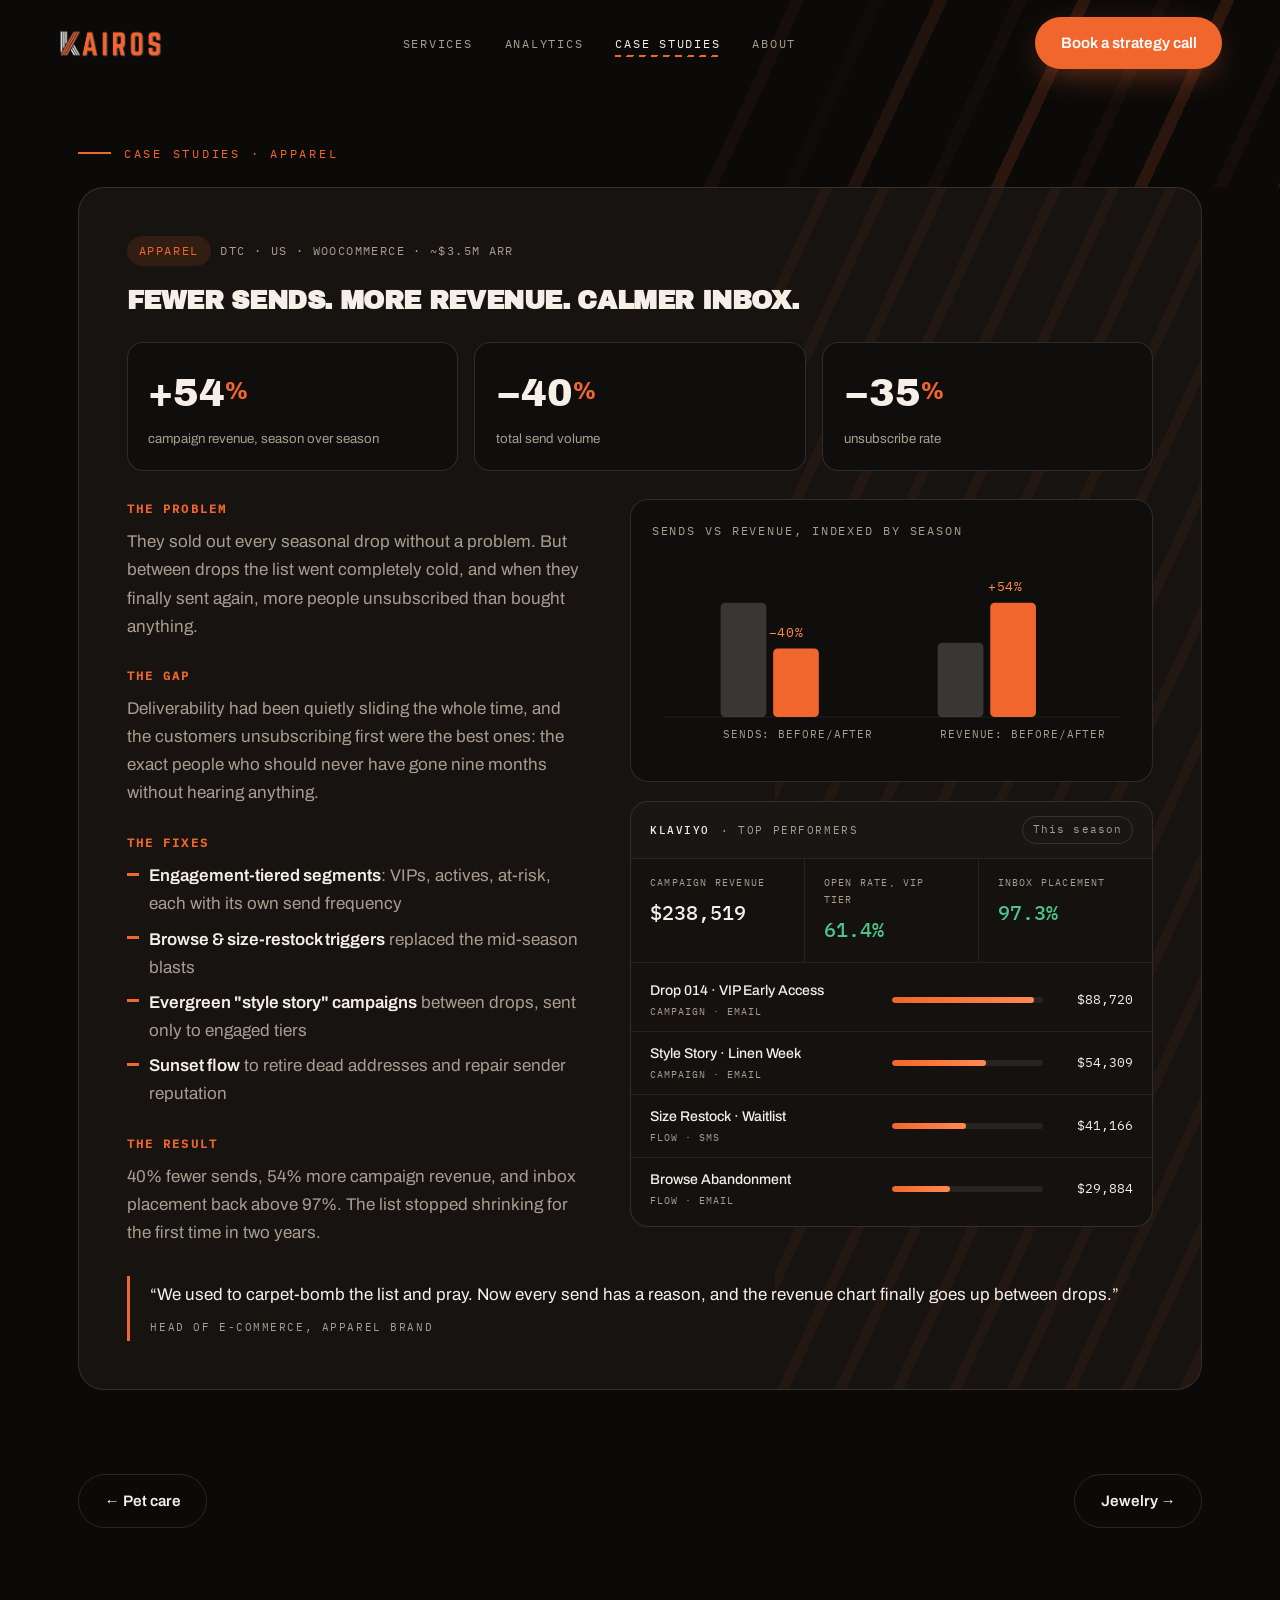
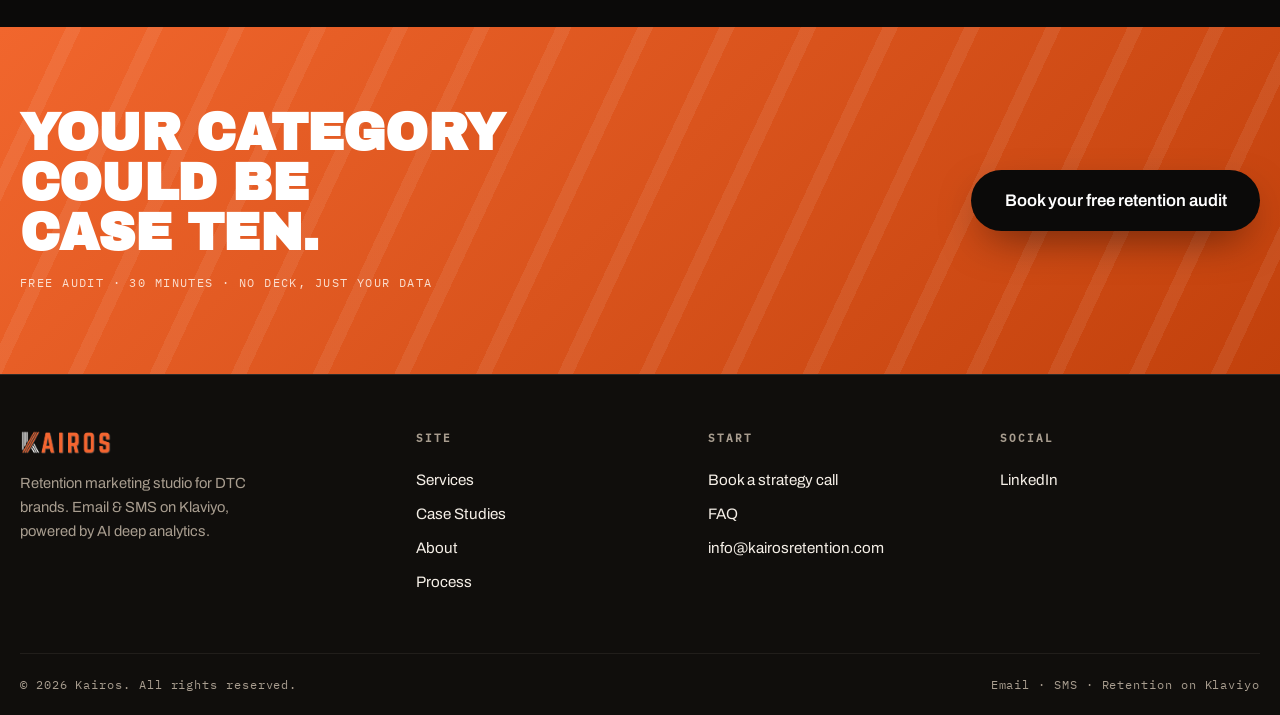
<file: case-studies/apparel.html>
<!DOCTYPE html>
<html lang="en">
<head>
  <meta charset="UTF-8">
  <meta name="viewport" content="width=device-width, initial-scale=1.0">
  <title>Apparel Case Study: +54% Campaign Revenue, 40% Fewer Sends | Kairos</title>
  <meta name="description" content="Engagement-tiered segments and evergreen campaigns lifted revenue 54% while cutting sends 40% for a US apparel brand on WooCommerce.">
  <link rel="canonical" href="https://kairosretention.com/case-studies/apparel.html">
  <meta property="og:type" content="article">
  <meta property="og:title" content="Apparel Case Study: +54% Campaign Revenue, 40% Fewer Sends | Kairos">
  <meta property="og:description" content="Engagement-tiered segments and evergreen campaigns lifted revenue 54% while cutting sends 40% for a US apparel brand on WooCommerce.">
  <meta property="og:image" content="https://kairosretention.com/assets/kairos-mark.png">
  <meta property="og:url" content="https://kairosretention.com/case-studies/apparel.html">
  <meta name="theme-color" content="#0B0A09">
  <link rel="icon" type="image/png" href="../assets/favicon.png">
  <link rel="preload" href="../fonts/ArchivoBlack-400.woff2" as="font" type="font/woff2" crossorigin>
  <link rel="preload" href="../fonts/Archivo-400.woff2" as="font" type="font/woff2" crossorigin>
  <link rel="stylesheet" href="../css/style.css?v=2">
</head>
<body>

  <header class="site-head">
    <a class="brand" href="../index.html" aria-label="Kairos home">
      <img src="../assets/kairos-wordmark.png" alt="Kairos" width="140" height="40">
    </a>
    <nav class="site-nav" aria-label="Primary">
      <a href="../index.html#services">Services</a>
      <a href="../index.html#analytics">Analytics</a>
      <a href="../case-studies.html" class="active">Case Studies</a>
      <a href="../about.html">About</a>
      <a class="btn btn-solid" href="../book.html">Book a strategy call</a>
    </nav>
    <a class="btn btn-solid" href="../book.html">Book a strategy call</a>
    <button class="nav-toggle" aria-label="Open menu" aria-expanded="false"><span></span><span></span></button>
  </header>

  <main>
    <section class="page-hero" style="padding-bottom: 1.5rem;">
      <div class="stripes" aria-hidden="true"></div>
      <div class="wrap" style="position:relative; z-index:2;">
        <a class="eyebrow" href="../case-studies.html" style="text-decoration:none;">Case studies · Apparel</a>
      </div>
    </section>

    <div class="wrap">
<article class="case reveal" id="apparel">
        <div class="case-head">
          <span class="chip">Apparel</span>
          <span class="case-meta">DTC · US · WooCommerce · ~$3.5M ARR</span>
        </div>
        <h1 class="display">Fewer sends. More revenue. Calmer inbox.</h1>

        <div class="case-stats">
          <div class="cstat"><div class="n">+<span data-count="54">0</span><em>%</em></div><div class="l">campaign revenue, season over season</div></div>
          <div class="cstat"><div class="n">−<span data-count="40">0</span><em>%</em></div><div class="l">total send volume</div></div>
          <div class="cstat"><div class="n">−<span data-count="35">0</span><em>%</em></div><div class="l">unsubscribe rate</div></div>
        </div>

        <div class="case-grid">
          <div class="case-copy">
            <h3>The problem</h3>
            <p>They sold out every seasonal drop without a problem. But between drops the list went completely cold, and when they finally sent again, more people unsubscribed than bought anything.</p>
            <h3>The gap</h3>
            <p>Deliverability had been quietly sliding the whole time, and the customers unsubscribing first were the best ones: the exact people who should never have gone nine months without hearing anything.</p>
            <h3>The fixes</h3>
            <ul>
              <li><strong>Engagement-tiered segments</strong>: VIPs, actives, at-risk, each with its own send frequency</li>
              <li><strong>Browse &amp; size-restock triggers</strong> replaced the mid-season blasts</li>
              <li><strong>Evergreen "style story" campaigns</strong> between drops, sent only to engaged tiers</li>
              <li><strong>Sunset flow</strong> to retire dead addresses and repair sender reputation</li>
            </ul>
            <h3>The result</h3>
            <p>40% fewer sends, 54% more campaign revenue, and inbox placement back above 97%. The list stopped shrinking for the first time in two years.</p>
          </div>

          <div class="case-visuals">
            <div class="chart-card">
              <span class="panel-title">Sends vs revenue, indexed by season</span>
              <svg viewBox="0 0 420 170" role="img" aria-label="Grouped bars: send volume down 40 percent while campaign revenue up 54 percent">
                <line class="sv-grid" x1="10" y1="140" x2="410" y2="140"/>
                <g>
                  <rect class="sv-bar dim" x="60"  y="40" width="40" height="100" rx="4"/>
                  <rect class="sv-bar" x="106" y="80" width="40" height="60" rx="4" style="transition-delay:.15s"/>
                  <text class="sv-label" x="62" y="158">SENDS: BEFORE/AFTER</text>
                </g>
                <g>
                  <rect class="sv-bar dim" x="250" y="75" width="40" height="65" rx="4" style="transition-delay:.3s"/>
                  <rect class="sv-bar" x="296" y="40" width="40" height="100" rx="4" style="transition-delay:.45s"/>
                  <text class="sv-label" x="252" y="158">REVENUE: BEFORE/AFTER</text>
                </g>
                <g class="sv-pop"><text class="sv-value" x="102" y="70">−40%</text><text class="sv-value" x="294" y="30">+54%</text></g>
              </svg>
            </div>

            <div class="dash">
              <div class="dash-top">
                <span class="dash-title"><b>Klaviyo</b> · Top performers</span>
                <span class="dash-period">This season</span>
              </div>
              <div class="dash-metrics">
                <div class="dm"><span class="k">Campaign revenue</span><span class="v">$238,519</span></div>
                <div class="dm"><span class="k">Open rate, VIP tier</span><span class="v up">61.4%</span></div>
                <div class="dm"><span class="k">Inbox placement</span><span class="v up">97.3%</span></div>
              </div>
              <div class="dash-rows">
                <div class="drow"><span class="fname">Drop 014 · VIP Early Access<span>Campaign · Email</span></span><span class="rbar"><i style="--w:94%; --d:.1s"></i></span><span class="rev">$88,720</span></div>
                <div class="drow"><span class="fname">Style Story · Linen Week<span>Campaign · Email</span></span><span class="rbar"><i style="--w:62%; --d:.25s"></i></span><span class="rev">$54,309</span></div>
                <div class="drow"><span class="fname">Size Restock · Waitlist<span>Flow · SMS</span></span><span class="rbar"><i style="--w:49%; --d:.4s"></i></span><span class="rev">$41,166</span></div>
                <div class="drow"><span class="fname">Browse Abandonment<span>Flow · Email</span></span><span class="rbar"><i style="--w:38%; --d:.55s"></i></span><span class="rev">$29,884</span></div>
              </div>
            </div>
          </div>
        </div>

        <blockquote>
          <p>“We used to carpet-bomb the list and pray. Now every send has a reason, and the revenue chart finally goes up between drops.”</p>
          <cite>Head of E-commerce, apparel brand</cite>
        </blockquote>
      </article>

      <nav class="case-nav" aria-label="More case studies">
        <a class="btn btn-ghost" href="pets.html">← Pet care</a>
        <a class="btn btn-ghost" href="jewelry.html">Jewelry →</a>
      </nav>
    </div>

    <section class="cta-band">
      <div class="wrap cta-inner">
        <div>
          <h2 class="display">Your category could be case ten.</h2>
          <p class="cta-note">Free audit · 30 minutes · no deck, just your data</p>
        </div>
        <a class="btn btn-solid btn-big" href="../book.html">Book your free retention audit</a>
      </div>
    </section>
  </main>

  <footer class="site-foot">
    <div class="wrap foot-grid">
      <div class="foot-brand">
        <img src="../assets/kairos-wordmark.png" alt="Kairos">
        <p>Retention marketing studio for DTC brands. Email &amp; SMS on Klaviyo, powered by AI deep analytics.</p>
      </div>
      <div class="foot-col">
        <h4>Site</h4>
        <a href="../index.html#services">Services</a>
        <a href="../case-studies.html">Case Studies</a>
        <a href="../about.html">About</a>
        <a href="../index.html#process">Process</a>
      </div>
      <div class="foot-col">
        <h4>Start</h4>
        <a href="../book.html">Book a strategy call</a>
        <a href="../book.html#faq">FAQ</a>
        <a href="mailto:info@kairosretention.com">info@kairosretention.com</a>
      </div>
      <div class="foot-col">
        <h4>Social</h4>
        <a href="https://www.linkedin.com/company/kairos-media-tech/" target="_blank" rel="noopener">LinkedIn</a>
      </div>
    </div>
    <div class="wrap foot-base">
      <span>© <span id="year">2026</span> Kairos. All rights reserved.</span>
      <span>Email · SMS · Retention on Klaviyo</span>
    </div>
  </footer>

  <script src="../js/main.js" defer></script>
</body>
</html>
</file>
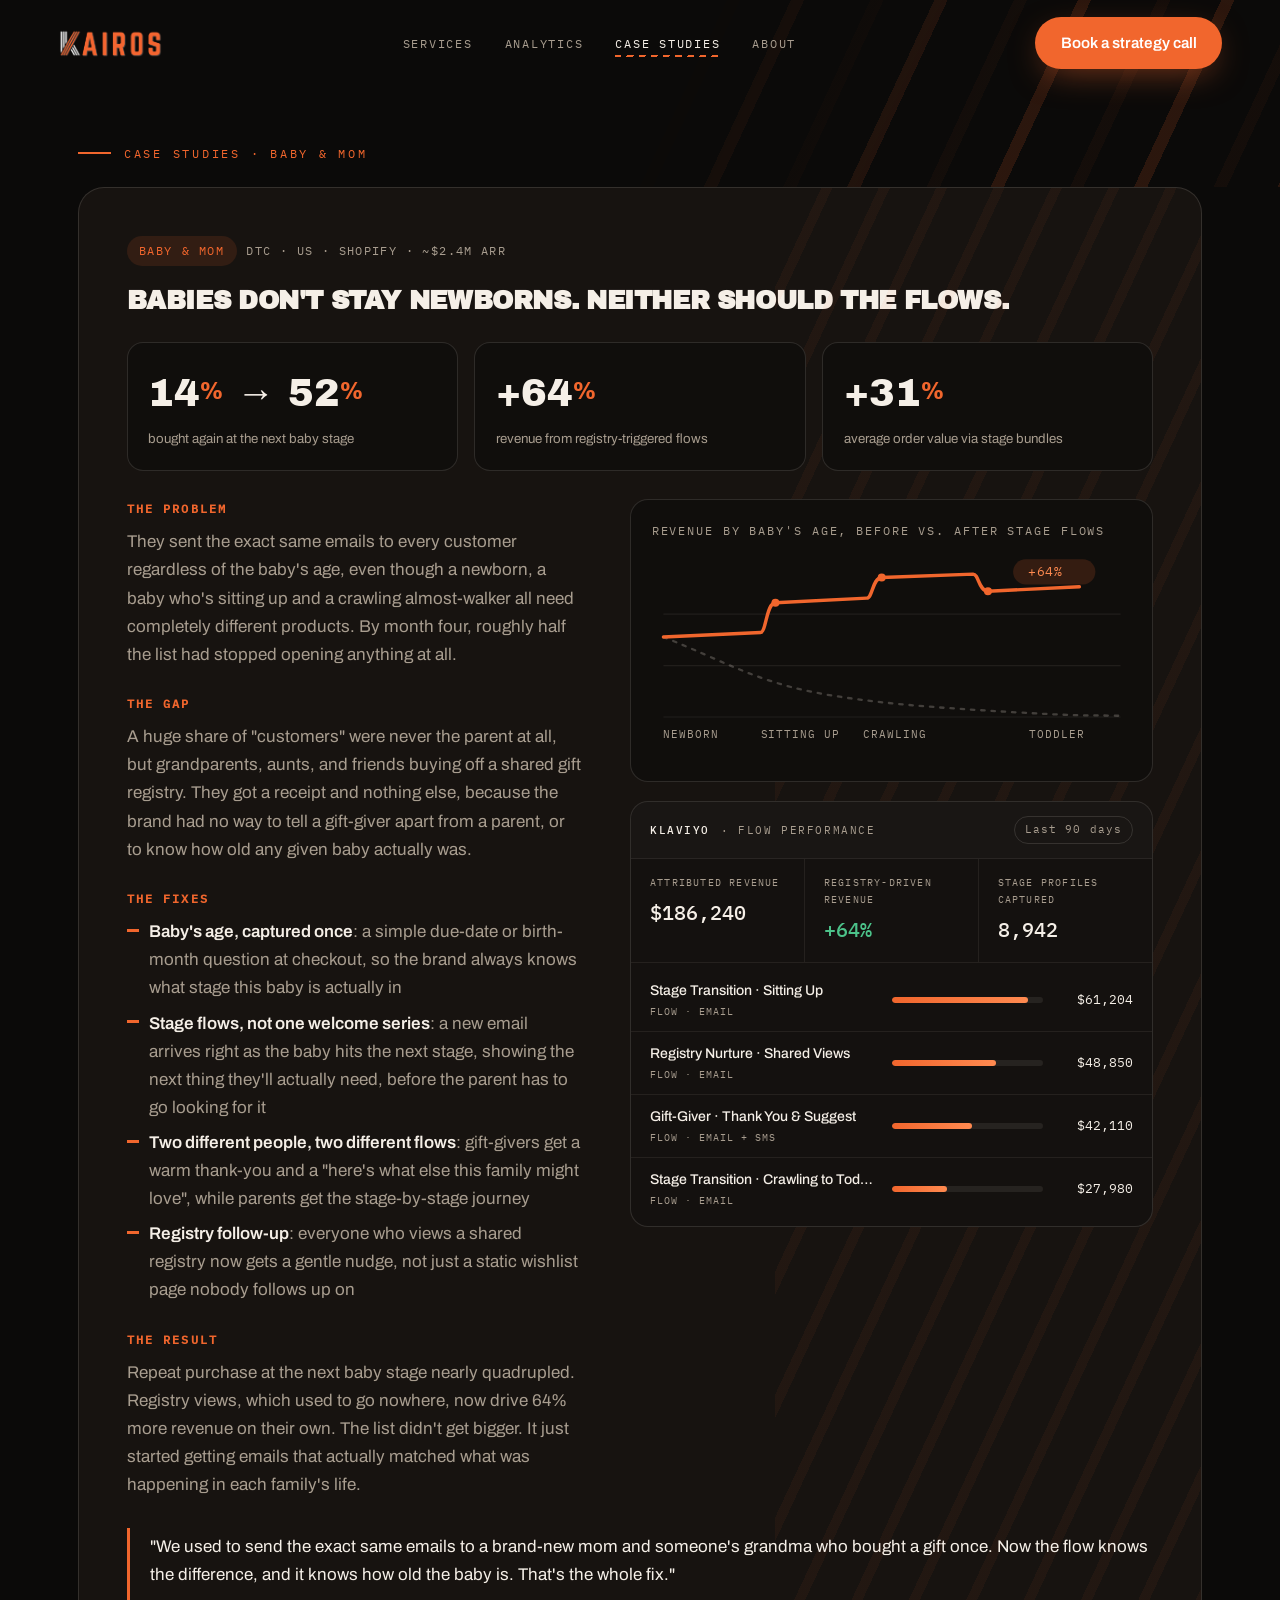
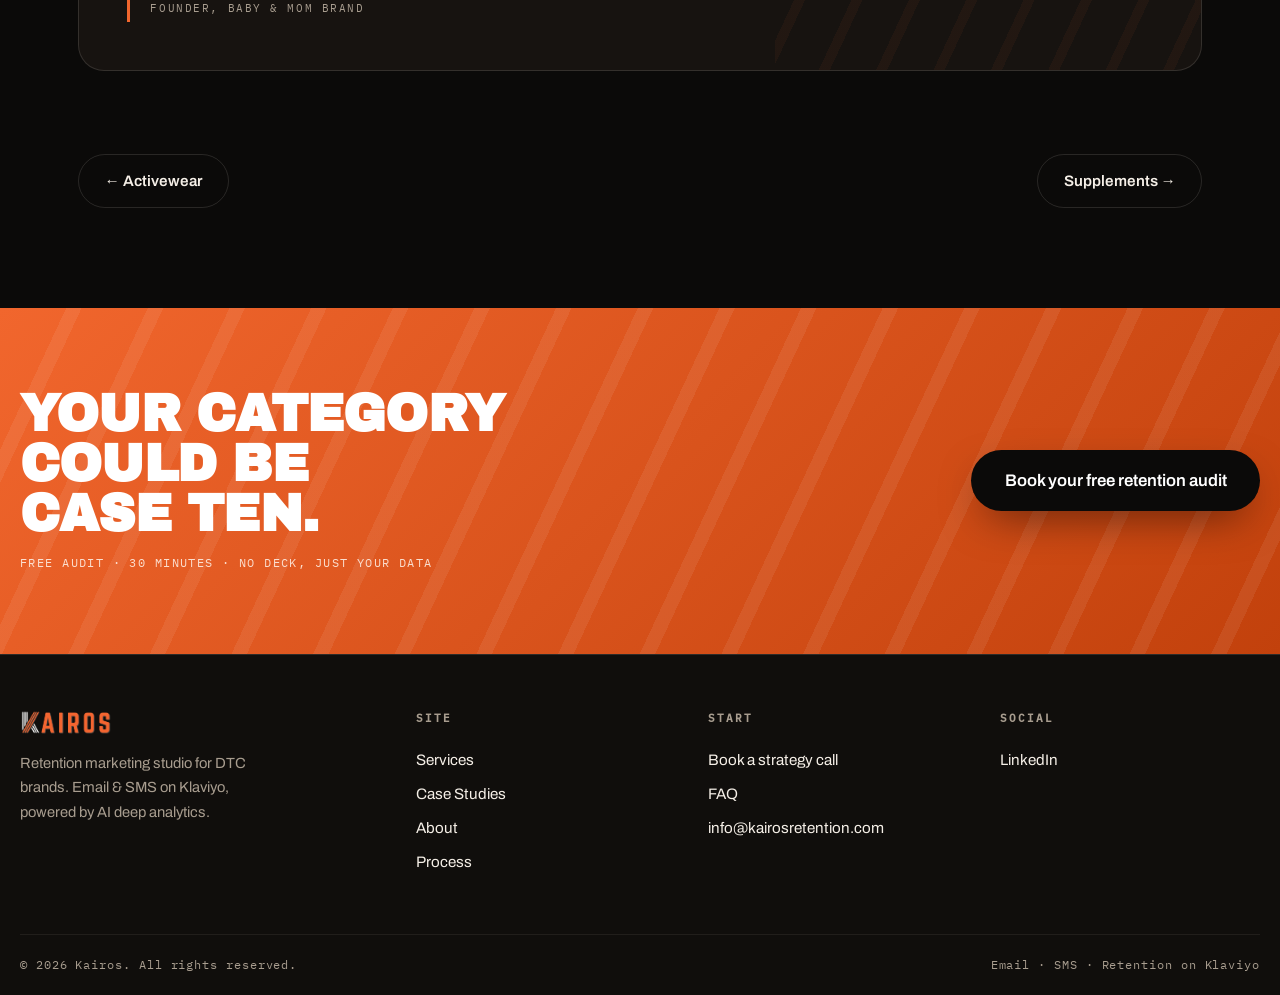
<file: case-studies/baby.html>
<!DOCTYPE html>
<html lang="en">
<head>
  <meta charset="UTF-8">
  <meta name="viewport" content="width=device-width, initial-scale=1.0">
  <title>Baby & Mom Case Study: Registry Revenue +64% | Kairos</title>
  <meta name="description" content="A baby-products brand stopped treating every customer the same. Stage-based flows and gift-giver segmentation lifted registry revenue 64% and doubled repeat purchase.">
  <link rel="canonical" href="https://kairosretention.com/case-studies/baby.html">
  <meta property="og:type" content="article">
  <meta property="og:title" content="Baby & Mom Case Study: Registry Revenue +64% | Kairos">
  <meta property="og:description" content="A baby-products brand stopped treating every customer the same. Stage-based flows and gift-giver segmentation lifted registry revenue 64% and doubled repeat purchase.">
  <meta property="og:image" content="https://kairosretention.com/assets/kairos-mark.png">
  <meta property="og:url" content="https://kairosretention.com/case-studies/baby.html">
  <meta name="theme-color" content="#0B0A09">
  <link rel="icon" type="image/png" href="../assets/favicon.png">
  <link rel="preload" href="../fonts/ArchivoBlack-400.woff2" as="font" type="font/woff2" crossorigin>
  <link rel="preload" href="../fonts/Archivo-400.woff2" as="font" type="font/woff2" crossorigin>
  <link rel="stylesheet" href="../css/style.css?v=2">
</head>
<body>

  <header class="site-head">
    <a class="brand" href="../index.html" aria-label="Kairos home">
      <img src="../assets/kairos-wordmark.png" alt="Kairos" width="140" height="40">
    </a>
    <nav class="site-nav" aria-label="Primary">
      <a href="../index.html#services">Services</a>
      <a href="../index.html#analytics">Analytics</a>
      <a href="../case-studies.html" class="active">Case Studies</a>
      <a href="../about.html">About</a>
      <a class="btn btn-solid" href="../book.html">Book a strategy call</a>
    </nav>
    <a class="btn btn-solid" href="../book.html">Book a strategy call</a>
    <button class="nav-toggle" aria-label="Open menu" aria-expanded="false"><span></span><span></span></button>
  </header>

  <main>
    <section class="page-hero" style="padding-bottom: 1.5rem;">
      <div class="stripes" aria-hidden="true"></div>
      <div class="wrap" style="position:relative; z-index:2;">
        <a class="eyebrow" href="../case-studies.html" style="text-decoration:none;">Case studies · Baby &amp; Mom</a>
      </div>
    </section>

    <div class="wrap">
      <article class="case reveal" id="baby">
        <div class="case-head">
          <span class="chip">Baby &amp; Mom</span>
          <span class="case-meta">DTC · US · Shopify · ~$2.4M ARR</span>
        </div>
        <h1 class="display">Babies don't stay newborns. Neither should the flows.</h1>

        <div class="case-stats">
          <div class="cstat"><div class="n"><span data-count="14">0</span><em>%</em> → <span data-count="52">0</span><em>%</em></div><div class="l">bought again at the next baby stage</div></div>
          <div class="cstat"><div class="n">+<span data-count="64">0</span><em>%</em></div><div class="l">revenue from registry-triggered flows</div></div>
          <div class="cstat"><div class="n">+<span data-count="31">0</span><em>%</em></div><div class="l">average order value via stage bundles</div></div>
        </div>

        <div class="case-grid">
          <div class="case-copy">
            <h3>The problem</h3>
            <p>They sent the exact same emails to every customer regardless of the baby's age, even though a newborn, a baby who's sitting up and a crawling almost-walker all need completely different products. By month four, roughly half the list had stopped opening anything at all.</p>
            <h3>The gap</h3>
            <p>A huge share of "customers" were never the parent at all, but grandparents, aunts, and friends buying off a shared gift registry. They got a receipt and nothing else, because the brand had no way to tell a gift-giver apart from a parent, or to know how old any given baby actually was.</p>
            <h3>The fixes</h3>
            <ul>
              <li><strong>Baby's age, captured once</strong>: a simple due-date or birth-month question at checkout, so the brand always knows what stage this baby is actually in</li>
              <li><strong>Stage flows, not one welcome series</strong>: a new email arrives right as the baby hits the next stage, showing the next thing they'll actually need, before the parent has to go looking for it</li>
              <li><strong>Two different people, two different flows</strong>: gift-givers get a warm thank-you and a "here's what else this family might love", while parents get the stage-by-stage journey</li>
              <li><strong>Registry follow-up</strong>: everyone who views a shared registry now gets a gentle nudge, not just a static wishlist page nobody follows up on</li>
            </ul>
            <h3>The result</h3>
            <p>Repeat purchase at the next baby stage nearly quadrupled. Registry views, which used to go nowhere, now drive 64% more revenue on their own. The list didn't get bigger. It just started getting emails that actually matched what was happening in each family's life.</p>
          </div>

          <div class="case-visuals">
            <div class="chart-card">
              <span class="panel-title">Revenue by baby's age, before vs. after stage flows</span>
              <svg viewBox="0 0 420 170" role="img" aria-label="Line chart: revenue rises in steps at each baby stage transition after the new flows launched, instead of trailing off">
                <line class="sv-grid" x1="10" y1="140" x2="410" y2="140"/>
                <line class="sv-grid" x1="10" y1="95" x2="410" y2="95"/>
                <line class="sv-grid" x1="10" y1="50" x2="410" y2="50"/>
                <path class="sv-line-soft" d="M10 70 C60 90 90 108 140 118 S250 132 320 136 380 138 410 139"/>
                <path class="sv-line sv-draw" d="M10 70 L95 66 C100 66 100 40 108 40 L188 36 C193 36 193 18 201 18 L281 15 C286 15 286 30 294 30 L374 26"/>
                <g class="sv-pop"><circle cx="108" cy="40" r="3.5" fill="var(--orange)"/><circle cx="201" cy="18" r="3.5" fill="var(--orange)"/><circle cx="294" cy="30" r="3.5" fill="var(--orange)"/></g>
                <g class="sv-pop" style="transition-delay:.5s">
                  <rect x="316" y="2" width="72" height="22" rx="11" fill="rgba(241,102,45,.16)"/>
                  <text class="sv-value" x="329" y="17">+64%</text>
                </g>
                <text class="sv-label" x="10" y="158">NEWBORN</text>
                <text class="sv-label" x="95" y="158">SITTING UP</text>
                <text class="sv-label" x="185" y="158">CRAWLING</text>
                <text class="sv-label" x="330" y="158">TODDLER</text>
              </svg>
            </div>

            <div class="dash">
              <div class="dash-top">
                <span class="dash-title"><b>Klaviyo</b> · Flow performance</span>
                <span class="dash-period">Last 90 days</span>
              </div>
              <div class="dash-metrics">
                <div class="dm"><span class="k">Attributed revenue</span><span class="v">$186,240</span></div>
                <div class="dm"><span class="k">Registry-driven revenue</span><span class="v up">+64%</span></div>
                <div class="dm"><span class="k">Stage profiles captured</span><span class="v">8,942</span></div>
              </div>
              <div class="dash-rows">
                <div class="drow"><span class="fname">Stage Transition · Sitting Up<span>Flow · Email</span></span><span class="rbar"><i style="--w:90%; --d:.1s"></i></span><span class="rev">$61,204</span></div>
                <div class="drow"><span class="fname">Registry Nurture · Shared Views<span>Flow · Email</span></span><span class="rbar"><i style="--w:69%; --d:.25s"></i></span><span class="rev">$48,850</span></div>
                <div class="drow"><span class="fname">Gift-Giver · Thank You &amp; Suggest<span>Flow · Email + SMS</span></span><span class="rbar"><i style="--w:53%; --d:.4s"></i></span><span class="rev">$42,110</span></div>
                <div class="drow"><span class="fname">Stage Transition · Crawling to Toddler<span>Flow · Email</span></span><span class="rbar"><i style="--w:36%; --d:.55s"></i></span><span class="rev">$27,980</span></div>
              </div>
            </div>
          </div>
        </div>

        <blockquote>
          <p>"We used to send the exact same emails to a brand-new mom and someone's grandma who bought a gift once. Now the flow knows the difference, and it knows how old the baby is. That's the whole fix."</p>
          <cite>Founder, baby &amp; mom brand</cite>
        </blockquote>
      </article>

      <nav class="case-nav" aria-label="More case studies">
        <a class="btn btn-ghost" href="activewear.html">← Activewear</a>
        <a class="btn btn-ghost" href="supplements.html">Supplements →</a>
      </nav>
    </div>

    <section class="cta-band">
      <div class="wrap cta-inner">
        <div>
          <h2 class="display">Your category could be case ten.</h2>
          <p class="cta-note">Free audit · 30 minutes · no deck, just your data</p>
        </div>
        <a class="btn btn-solid btn-big" href="../book.html">Book your free retention audit</a>
      </div>
    </section>
  </main>

  <footer class="site-foot">
    <div class="wrap foot-grid">
      <div class="foot-brand">
        <img src="../assets/kairos-wordmark.png" alt="Kairos">
        <p>Retention marketing studio for DTC brands. Email &amp; SMS on Klaviyo, powered by AI deep analytics.</p>
      </div>
      <div class="foot-col">
        <h4>Site</h4>
        <a href="../index.html#services">Services</a>
        <a href="../case-studies.html">Case Studies</a>
        <a href="../about.html">About</a>
        <a href="../index.html#process">Process</a>
      </div>
      <div class="foot-col">
        <h4>Start</h4>
        <a href="../book.html">Book a strategy call</a>
        <a href="../book.html#faq">FAQ</a>
        <a href="mailto:info@kairosretention.com">info@kairosretention.com</a>
      </div>
      <div class="foot-col">
        <h4>Social</h4>
        <a href="https://www.linkedin.com/company/kairos-media-tech/" target="_blank" rel="noopener">LinkedIn</a>
      </div>
    </div>
    <div class="wrap foot-base">
      <span>© <span id="year">2026</span> Kairos. All rights reserved.</span>
      <span>Email · SMS · Retention on Klaviyo</span>
    </div>
  </footer>

  <script src="../js/main.js" defer></script>
</body>
</html>
</file>
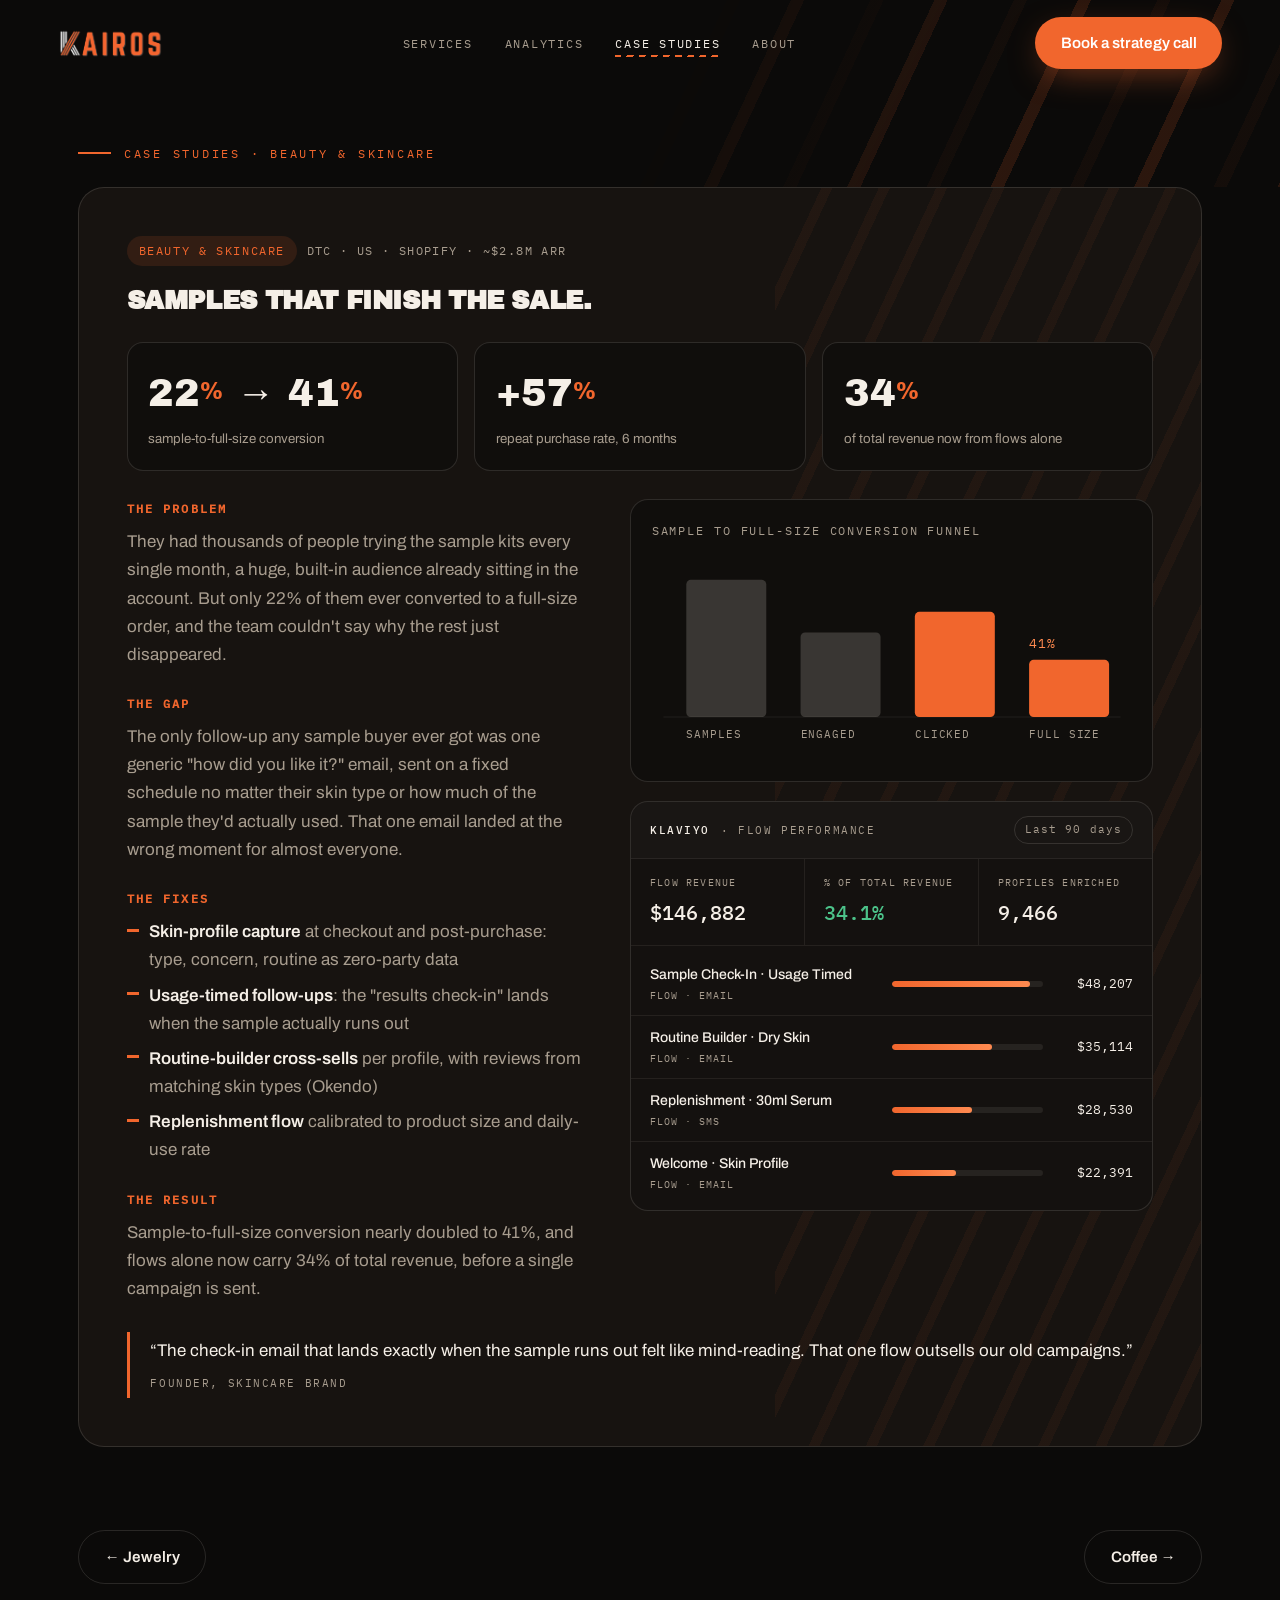
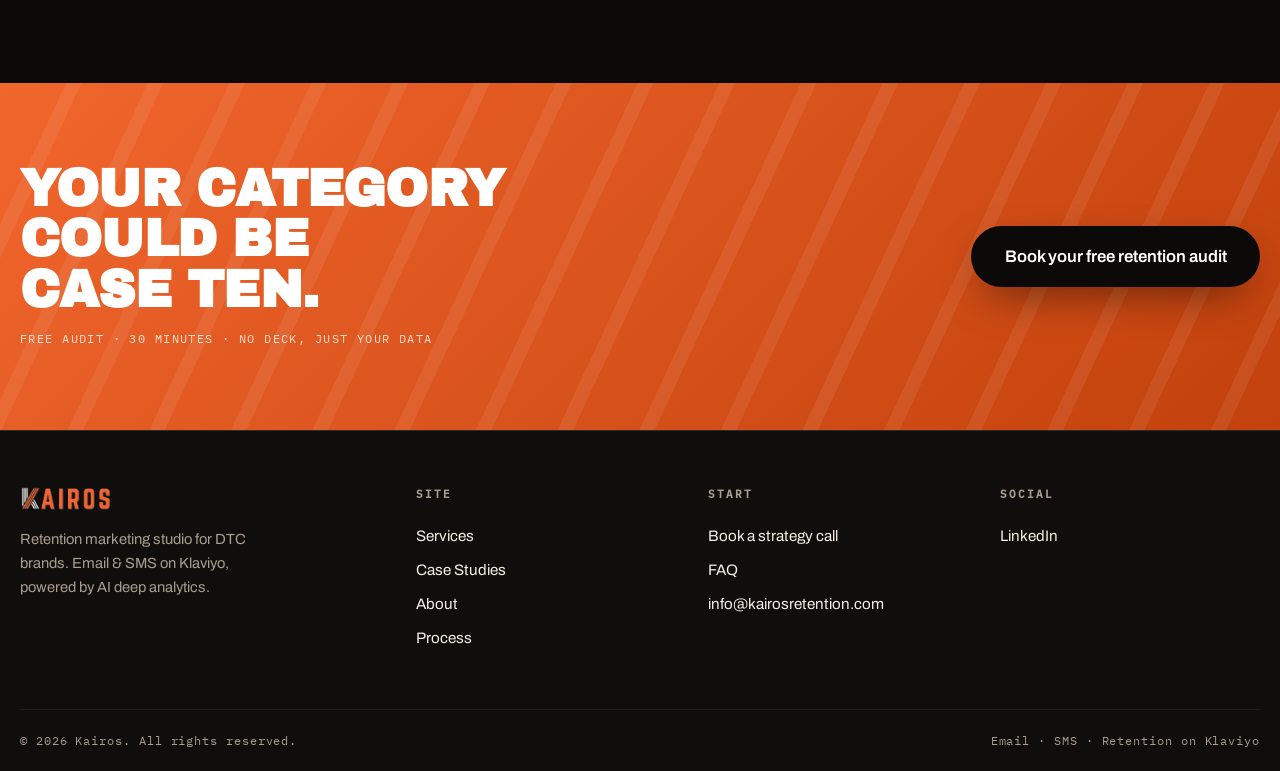
<file: case-studies/beauty.html>
<!DOCTYPE html>
<html lang="en">
<head>
  <meta charset="UTF-8">
  <meta name="viewport" content="width=device-width, initial-scale=1.0">
  <title>Beauty Case Study: Sample-to-Full-Size 22% to 41% | Kairos</title>
  <meta name="description" content="Skin-profile data and usage-timed flows nearly doubled sample-to-full-size conversion for a US skincare brand.">
  <link rel="canonical" href="https://kairosretention.com/case-studies/beauty.html">
  <meta property="og:type" content="article">
  <meta property="og:title" content="Beauty Case Study: Sample-to-Full-Size 22% to 41% | Kairos">
  <meta property="og:description" content="Skin-profile data and usage-timed flows nearly doubled sample-to-full-size conversion for a US skincare brand.">
  <meta property="og:image" content="https://kairosretention.com/assets/kairos-mark.png">
  <meta property="og:url" content="https://kairosretention.com/case-studies/beauty.html">
  <meta name="theme-color" content="#0B0A09">
  <link rel="icon" type="image/png" href="../assets/favicon.png">
  <link rel="preload" href="../fonts/ArchivoBlack-400.woff2" as="font" type="font/woff2" crossorigin>
  <link rel="preload" href="../fonts/Archivo-400.woff2" as="font" type="font/woff2" crossorigin>
  <link rel="stylesheet" href="../css/style.css?v=2">
</head>
<body>

  <header class="site-head">
    <a class="brand" href="../index.html" aria-label="Kairos home">
      <img src="../assets/kairos-wordmark.png" alt="Kairos" width="140" height="40">
    </a>
    <nav class="site-nav" aria-label="Primary">
      <a href="../index.html#services">Services</a>
      <a href="../index.html#analytics">Analytics</a>
      <a href="../case-studies.html" class="active">Case Studies</a>
      <a href="../about.html">About</a>
      <a class="btn btn-solid" href="../book.html">Book a strategy call</a>
    </nav>
    <a class="btn btn-solid" href="../book.html">Book a strategy call</a>
    <button class="nav-toggle" aria-label="Open menu" aria-expanded="false"><span></span><span></span></button>
  </header>

  <main>
    <section class="page-hero" style="padding-bottom: 1.5rem;">
      <div class="stripes" aria-hidden="true"></div>
      <div class="wrap" style="position:relative; z-index:2;">
        <a class="eyebrow" href="../case-studies.html" style="text-decoration:none;">Case studies · Beauty & skincare</a>
      </div>
    </section>

    <div class="wrap">
<article class="case reveal" id="beauty">
        <div class="case-head">
          <span class="chip">Beauty &amp; skincare</span>
          <span class="case-meta">DTC · US · Shopify · ~$2.8M ARR</span>
        </div>
        <h1 class="display">Samples that finish the sale.</h1>

        <div class="case-stats">
          <div class="cstat"><div class="n"><span data-count="22">0</span><em>%</em> → <span data-count="41">0</span><em>%</em></div><div class="l">sample-to-full-size conversion</div></div>
          <div class="cstat"><div class="n">+<span data-count="57">0</span><em>%</em></div><div class="l">repeat purchase rate, 6 months</div></div>
          <div class="cstat"><div class="n"><span data-count="34">0</span><em>%</em></div><div class="l">of total revenue now from flows alone</div></div>
        </div>

        <div class="case-grid">
          <div class="case-copy">
            <h3>The problem</h3>
            <p>They had thousands of people trying the sample kits every single month, a huge, built-in audience already sitting in the account. But only 22% of them ever converted to a full-size order, and the team couldn't say why the rest just disappeared.</p>
            <h3>The gap</h3>
            <p>The only follow-up any sample buyer ever got was one generic "how did you like it?" email, sent on a fixed schedule no matter their skin type or how much of the sample they'd actually used. That one email landed at the wrong moment for almost everyone.</p>
            <h3>The fixes</h3>
            <ul>
              <li><strong>Skin-profile capture</strong> at checkout and post-purchase: type, concern, routine as zero-party data</li>
              <li><strong>Usage-timed follow-ups</strong>: the "results check-in" lands when the sample actually runs out</li>
              <li><strong>Routine-builder cross-sells</strong> per profile, with reviews from matching skin types (Okendo)</li>
              <li><strong>Replenishment flow</strong> calibrated to product size and daily-use rate</li>
            </ul>
            <h3>The result</h3>
            <p>Sample-to-full-size conversion nearly doubled to 41%, and flows alone now carry 34% of total revenue, before a single campaign is sent.</p>
          </div>

          <div class="case-visuals">
            <div class="chart-card">
              <span class="panel-title">Sample to full-size conversion funnel</span>
              <svg viewBox="0 0 420 170" role="img" aria-label="Funnel bars: sample buyers converting to full size at 41 percent after the rebuild">
                <line class="sv-grid" x1="10" y1="140" x2="410" y2="140"/>
                <rect class="sv-bar dim" x="30"  y="20"  width="70" height="120" rx="4"/>
                <rect class="sv-bar dim" x="130" y="66"  width="70" height="74"  rx="4" style="transition-delay:.15s"/>
                <rect class="sv-bar" x="230" y="48"  width="70" height="92"  rx="4" style="transition-delay:.3s"/>
                <rect class="sv-bar" x="330" y="90"  width="70" height="50"  rx="4" style="transition-delay:.45s"/>
                <text class="sv-label" x="30"  y="158">SAMPLES</text>
                <text class="sv-label" x="130" y="158">ENGAGED</text>
                <text class="sv-label" x="230" y="158">CLICKED</text>
                <text class="sv-label" x="330" y="158">FULL SIZE</text>
                <g class="sv-pop"><text class="sv-value" x="330" y="80">41%</text></g>
              </svg>
            </div>

            <div class="dash">
              <div class="dash-top">
                <span class="dash-title"><b>Klaviyo</b> · Flow performance</span>
                <span class="dash-period">Last 90 days</span>
              </div>
              <div class="dash-metrics">
                <div class="dm"><span class="k">Flow revenue</span><span class="v">$146,882</span></div>
                <div class="dm"><span class="k">% of total revenue</span><span class="v up">34.1%</span></div>
                <div class="dm"><span class="k">Profiles enriched</span><span class="v">9,466</span></div>
              </div>
              <div class="dash-rows">
                <div class="drow"><span class="fname">Sample Check-In · Usage Timed<span>Flow · Email</span></span><span class="rbar"><i style="--w:91%; --d:.1s"></i></span><span class="rev">$48,207</span></div>
                <div class="drow"><span class="fname">Routine Builder · Dry Skin<span>Flow · Email</span></span><span class="rbar"><i style="--w:66%; --d:.25s"></i></span><span class="rev">$35,114</span></div>
                <div class="drow"><span class="fname">Replenishment · 30ml Serum<span>Flow · SMS</span></span><span class="rbar"><i style="--w:53%; --d:.4s"></i></span><span class="rev">$28,530</span></div>
                <div class="drow"><span class="fname">Welcome · Skin Profile<span>Flow · Email</span></span><span class="rbar"><i style="--w:42%; --d:.55s"></i></span><span class="rev">$22,391</span></div>
              </div>
            </div>
          </div>
        </div>

        <blockquote>
          <p>“The check-in email that lands exactly when the sample runs out felt like mind-reading. That one flow outsells our old campaigns.”</p>
          <cite>Founder, skincare brand</cite>
        </blockquote>
      </article>

      <nav class="case-nav" aria-label="More case studies">
        <a class="btn btn-ghost" href="jewelry.html">← Jewelry</a>
        <a class="btn btn-ghost" href="coffee.html">Coffee →</a>
      </nav>
    </div>

    <section class="cta-band">
      <div class="wrap cta-inner">
        <div>
          <h2 class="display">Your category could be case ten.</h2>
          <p class="cta-note">Free audit · 30 minutes · no deck, just your data</p>
        </div>
        <a class="btn btn-solid btn-big" href="../book.html">Book your free retention audit</a>
      </div>
    </section>
  </main>

  <footer class="site-foot">
    <div class="wrap foot-grid">
      <div class="foot-brand">
        <img src="../assets/kairos-wordmark.png" alt="Kairos">
        <p>Retention marketing studio for DTC brands. Email &amp; SMS on Klaviyo, powered by AI deep analytics.</p>
      </div>
      <div class="foot-col">
        <h4>Site</h4>
        <a href="../index.html#services">Services</a>
        <a href="../case-studies.html">Case Studies</a>
        <a href="../about.html">About</a>
        <a href="../index.html#process">Process</a>
      </div>
      <div class="foot-col">
        <h4>Start</h4>
        <a href="../book.html">Book a strategy call</a>
        <a href="../book.html#faq">FAQ</a>
        <a href="mailto:info@kairosretention.com">info@kairosretention.com</a>
      </div>
      <div class="foot-col">
        <h4>Social</h4>
        <a href="https://www.linkedin.com/company/kairos-media-tech/" target="_blank" rel="noopener">LinkedIn</a>
      </div>
    </div>
    <div class="wrap foot-base">
      <span>© <span id="year">2026</span> Kairos. All rights reserved.</span>
      <span>Email · SMS · Retention on Klaviyo</span>
    </div>
  </footer>

  <script src="../js/main.js" defer></script>
</body>
</html>
</file>
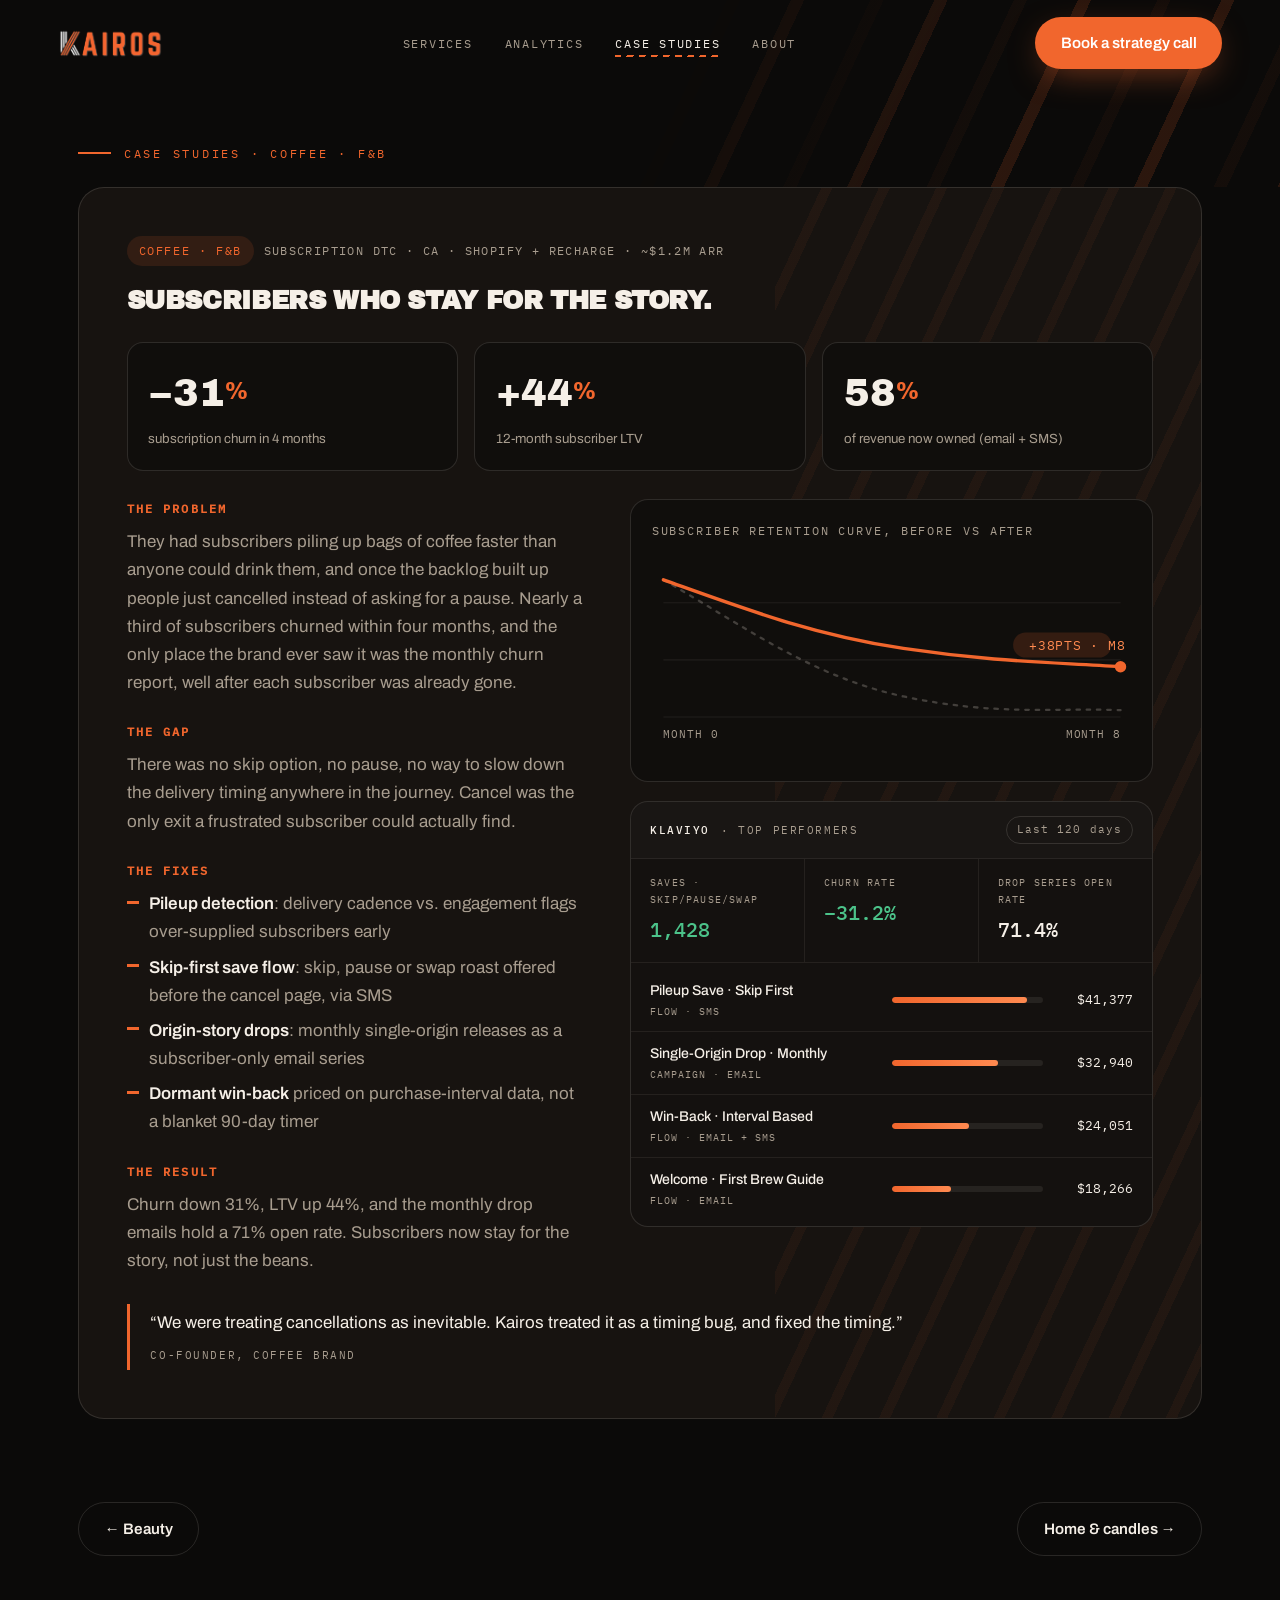
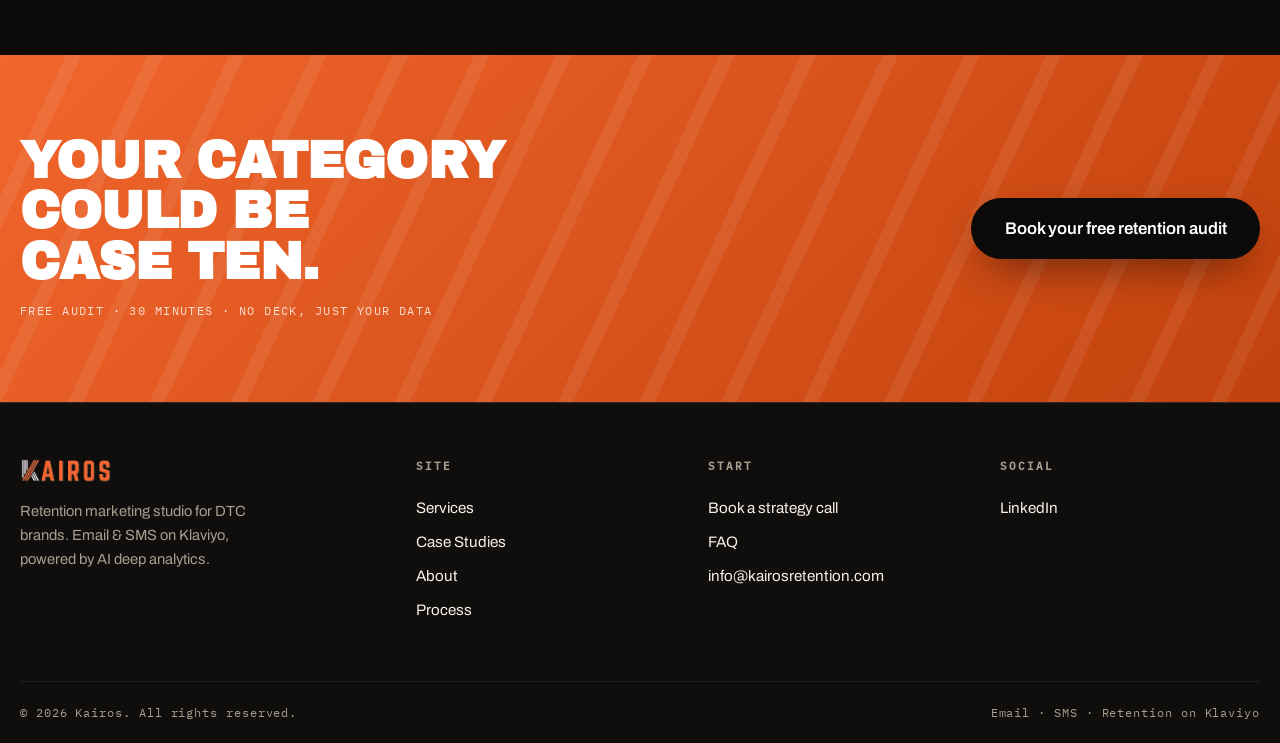
<file: case-studies/coffee.html>
<!DOCTYPE html>
<html lang="en">
<head>
  <meta charset="UTF-8">
  <meta name="viewport" content="width=device-width, initial-scale=1.0">
  <title>Coffee Subscription Case Study: Churn Down 31% | Kairos</title>
  <meta name="description" content="Skip-first save flows and origin-story drops cut subscription churn 31% and lifted subscriber LTV 44% for a Canadian coffee brand.">
  <link rel="canonical" href="https://kairosretention.com/case-studies/coffee.html">
  <meta property="og:type" content="article">
  <meta property="og:title" content="Coffee Subscription Case Study: Churn Down 31% | Kairos">
  <meta property="og:description" content="Skip-first save flows and origin-story drops cut subscription churn 31% and lifted subscriber LTV 44% for a Canadian coffee brand.">
  <meta property="og:image" content="https://kairosretention.com/assets/kairos-mark.png">
  <meta property="og:url" content="https://kairosretention.com/case-studies/coffee.html">
  <meta name="theme-color" content="#0B0A09">
  <link rel="icon" type="image/png" href="../assets/favicon.png">
  <link rel="preload" href="../fonts/ArchivoBlack-400.woff2" as="font" type="font/woff2" crossorigin>
  <link rel="preload" href="../fonts/Archivo-400.woff2" as="font" type="font/woff2" crossorigin>
  <link rel="stylesheet" href="../css/style.css?v=2">
</head>
<body>

  <header class="site-head">
    <a class="brand" href="../index.html" aria-label="Kairos home">
      <img src="../assets/kairos-wordmark.png" alt="Kairos" width="140" height="40">
    </a>
    <nav class="site-nav" aria-label="Primary">
      <a href="../index.html#services">Services</a>
      <a href="../index.html#analytics">Analytics</a>
      <a href="../case-studies.html" class="active">Case Studies</a>
      <a href="../about.html">About</a>
      <a class="btn btn-solid" href="../book.html">Book a strategy call</a>
    </nav>
    <a class="btn btn-solid" href="../book.html">Book a strategy call</a>
    <button class="nav-toggle" aria-label="Open menu" aria-expanded="false"><span></span><span></span></button>
  </header>

  <main>
    <section class="page-hero" style="padding-bottom: 1.5rem;">
      <div class="stripes" aria-hidden="true"></div>
      <div class="wrap" style="position:relative; z-index:2;">
        <a class="eyebrow" href="../case-studies.html" style="text-decoration:none;">Case studies · Coffee · F&B</a>
      </div>
    </section>

    <div class="wrap">
<article class="case reveal" id="coffee">
        <div class="case-head">
          <span class="chip">Coffee · F&amp;B</span>
          <span class="case-meta">Subscription DTC · CA · Shopify + Recharge · ~$1.2M ARR</span>
        </div>
        <h1 class="display">Subscribers who stay for the story.</h1>

        <div class="case-stats">
          <div class="cstat"><div class="n">−<span data-count="31">0</span><em>%</em></div><div class="l">subscription churn in 4 months</div></div>
          <div class="cstat"><div class="n">+<span data-count="44">0</span><em>%</em></div><div class="l">12-month subscriber LTV</div></div>
          <div class="cstat"><div class="n"><span data-count="58">0</span><em>%</em></div><div class="l">of revenue now owned (email + SMS)</div></div>
        </div>

        <div class="case-grid">
          <div class="case-copy">
            <h3>The problem</h3>
            <p>They had subscribers piling up bags of coffee faster than anyone could drink them, and once the backlog built up people just cancelled instead of asking for a pause. Nearly a third of subscribers churned within four months, and the only place the brand ever saw it was the monthly churn report, well after each subscriber was already gone.</p>
            <h3>The gap</h3>
            <p>There was no skip option, no pause, no way to slow down the delivery timing anywhere in the journey. Cancel was the only exit a frustrated subscriber could actually find.</p>
            <h3>The fixes</h3>
            <ul>
              <li><strong>Pileup detection</strong>: delivery cadence vs. engagement flags over-supplied subscribers early</li>
              <li><strong>Skip-first save flow</strong>: skip, pause or swap roast offered before the cancel page, via SMS</li>
              <li><strong>Origin-story drops</strong>: monthly single-origin releases as a subscriber-only email series</li>
              <li><strong>Dormant win-back</strong> priced on purchase-interval data, not a blanket 90-day timer</li>
            </ul>
            <h3>The result</h3>
            <p>Churn down 31%, LTV up 44%, and the monthly drop emails hold a 71% open rate. Subscribers now stay for the story, not just the beans.</p>
          </div>

          <div class="case-visuals">
            <div class="chart-card">
              <span class="panel-title">Subscriber retention curve, before vs after</span>
              <svg viewBox="0 0 420 170" role="img" aria-label="Two retention curves: the rebuilt journey retains far more subscribers by month 8">
                <line class="sv-grid" x1="10" y1="140" x2="410" y2="140"/>
                <line class="sv-grid" x1="10" y1="90"  x2="410" y2="90"/>
                <line class="sv-grid" x1="10" y1="40"  x2="410" y2="40"/>
                <path class="sv-line-soft" d="M10 20 C80 60 140 105 220 122 S350 132 410 134"/>
                <path class="sv-line sv-draw" d="M10 20 C80 45 140 68 220 80 S350 92 410 96"/>
                <g class="sv-pop">
                  <circle cx="410" cy="96" r="5" fill="var(--orange)"/>
                  <rect x="316" y="66" width="86" height="22" rx="11" fill="rgba(241,102,45,.16)"/>
                  <text class="sv-value" x="330" y="81">+38PTS · M8</text>
                </g>
                <text class="sv-label" x="10" y="158">MONTH 0</text>
                <text class="sv-label" x="362" y="158">MONTH 8</text>
              </svg>
            </div>

            <div class="dash">
              <div class="dash-top">
                <span class="dash-title"><b>Klaviyo</b> · Top performers</span>
                <span class="dash-period">Last 120 days</span>
              </div>
              <div class="dash-metrics">
                <div class="dm"><span class="k">Saves · skip/pause/swap</span><span class="v up">1,428</span></div>
                <div class="dm"><span class="k">Churn rate</span><span class="v up">−31.2%</span></div>
                <div class="dm"><span class="k">Drop series open rate</span><span class="v">71.4%</span></div>
              </div>
              <div class="dash-rows">
                <div class="drow"><span class="fname">Pileup Save · Skip First<span>Flow · SMS</span></span><span class="rbar"><i style="--w:89%; --d:.1s"></i></span><span class="rev">$41,377</span></div>
                <div class="drow"><span class="fname">Single-Origin Drop · Monthly<span>Campaign · Email</span></span><span class="rbar"><i style="--w:70%; --d:.25s"></i></span><span class="rev">$32,940</span></div>
                <div class="drow"><span class="fname">Win-Back · Interval Based<span>Flow · Email + SMS</span></span><span class="rbar"><i style="--w:51%; --d:.4s"></i></span><span class="rev">$24,051</span></div>
                <div class="drow"><span class="fname">Welcome · First Brew Guide<span>Flow · Email</span></span><span class="rbar"><i style="--w:39%; --d:.55s"></i></span><span class="rev">$18,266</span></div>
              </div>
            </div>
          </div>
        </div>

        <blockquote>
          <p>“We were treating cancellations as inevitable. Kairos treated it as a timing bug, and fixed the timing.”</p>
          <cite>Co-founder, coffee brand</cite>
        </blockquote>
      </article>

      <nav class="case-nav" aria-label="More case studies">
        <a class="btn btn-ghost" href="beauty.html">← Beauty</a>
        <a class="btn btn-ghost" href="home.html">Home & candles →</a>
      </nav>
    </div>

    <section class="cta-band">
      <div class="wrap cta-inner">
        <div>
          <h2 class="display">Your category could be case ten.</h2>
          <p class="cta-note">Free audit · 30 minutes · no deck, just your data</p>
        </div>
        <a class="btn btn-solid btn-big" href="../book.html">Book your free retention audit</a>
      </div>
    </section>
  </main>

  <footer class="site-foot">
    <div class="wrap foot-grid">
      <div class="foot-brand">
        <img src="../assets/kairos-wordmark.png" alt="Kairos">
        <p>Retention marketing studio for DTC brands. Email &amp; SMS on Klaviyo, powered by AI deep analytics.</p>
      </div>
      <div class="foot-col">
        <h4>Site</h4>
        <a href="../index.html#services">Services</a>
        <a href="../case-studies.html">Case Studies</a>
        <a href="../about.html">About</a>
        <a href="../index.html#process">Process</a>
      </div>
      <div class="foot-col">
        <h4>Start</h4>
        <a href="../book.html">Book a strategy call</a>
        <a href="../book.html#faq">FAQ</a>
        <a href="mailto:info@kairosretention.com">info@kairosretention.com</a>
      </div>
      <div class="foot-col">
        <h4>Social</h4>
        <a href="https://www.linkedin.com/company/kairos-media-tech/" target="_blank" rel="noopener">LinkedIn</a>
      </div>
    </div>
    <div class="wrap foot-base">
      <span>© <span id="year">2026</span> Kairos. All rights reserved.</span>
      <span>Email · SMS · Retention on Klaviyo</span>
    </div>
  </footer>

  <script src="../js/main.js" defer></script>
</body>
</html>
</file>
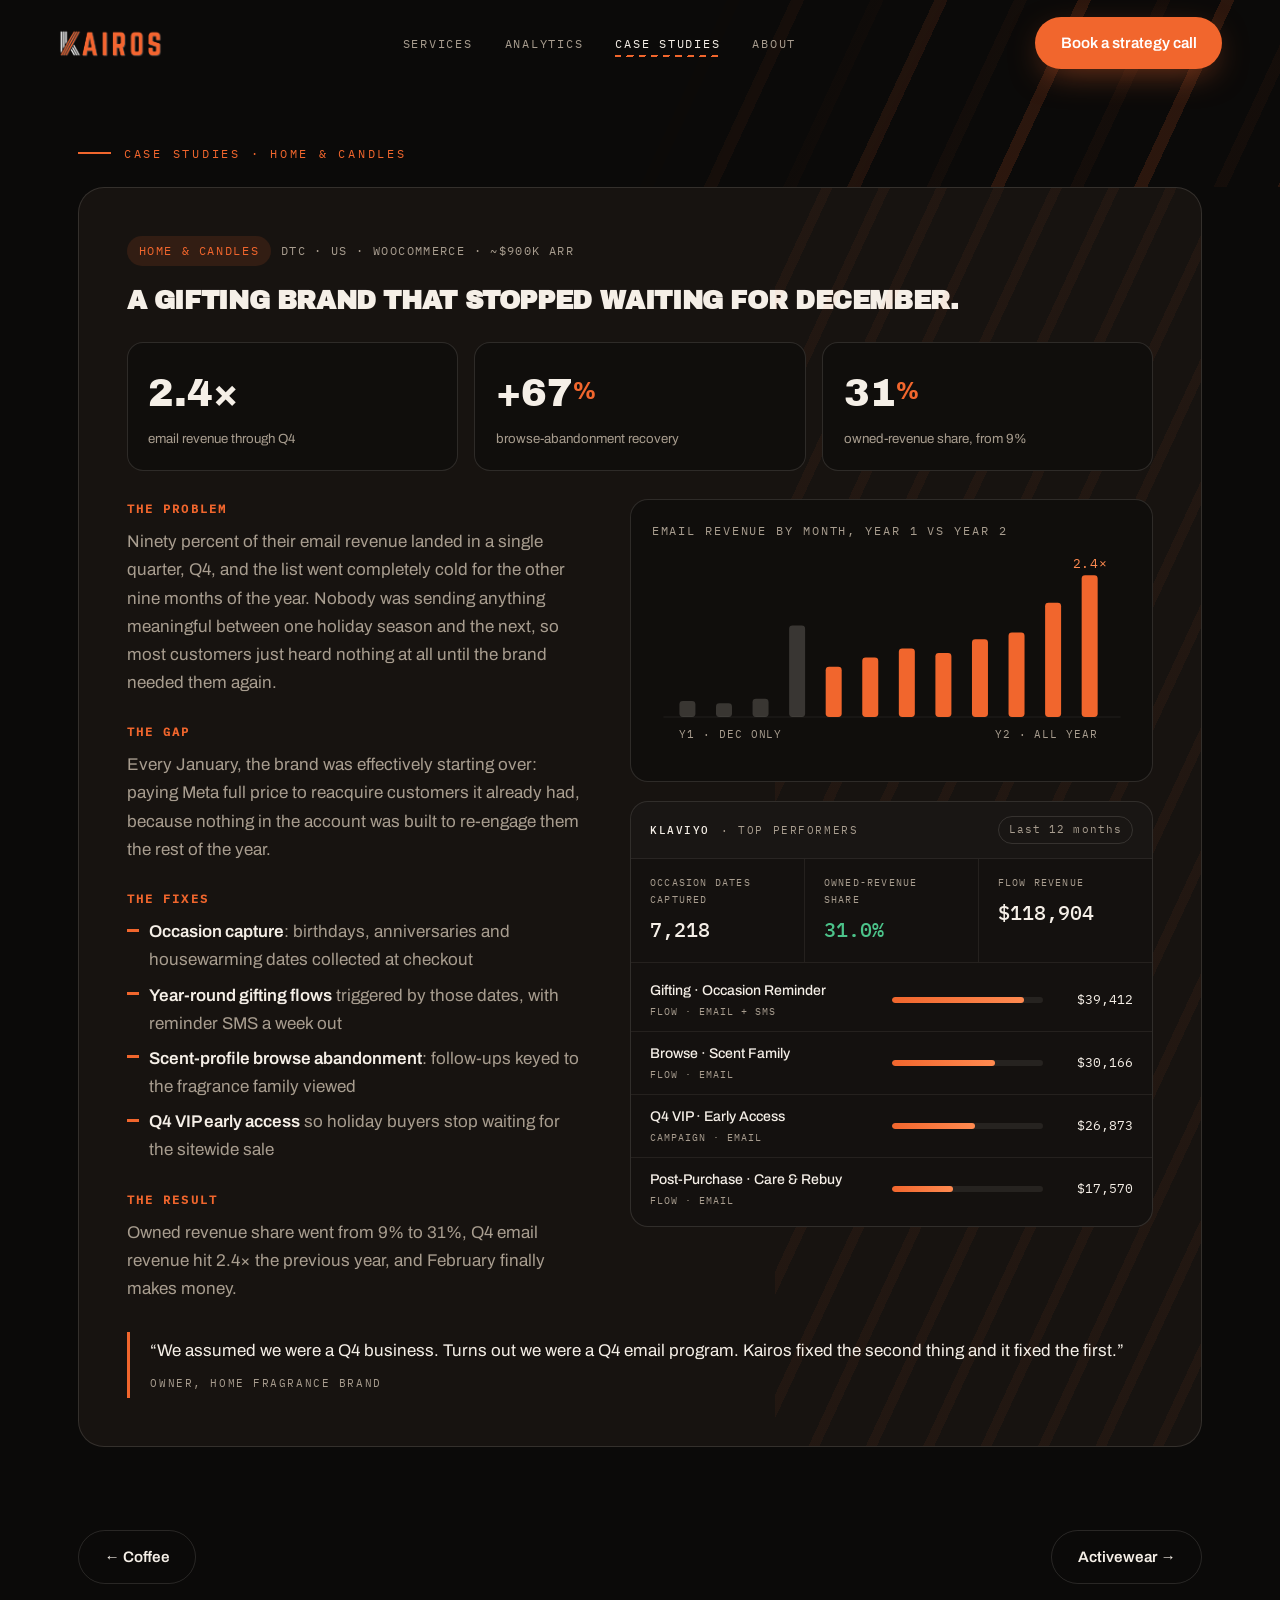
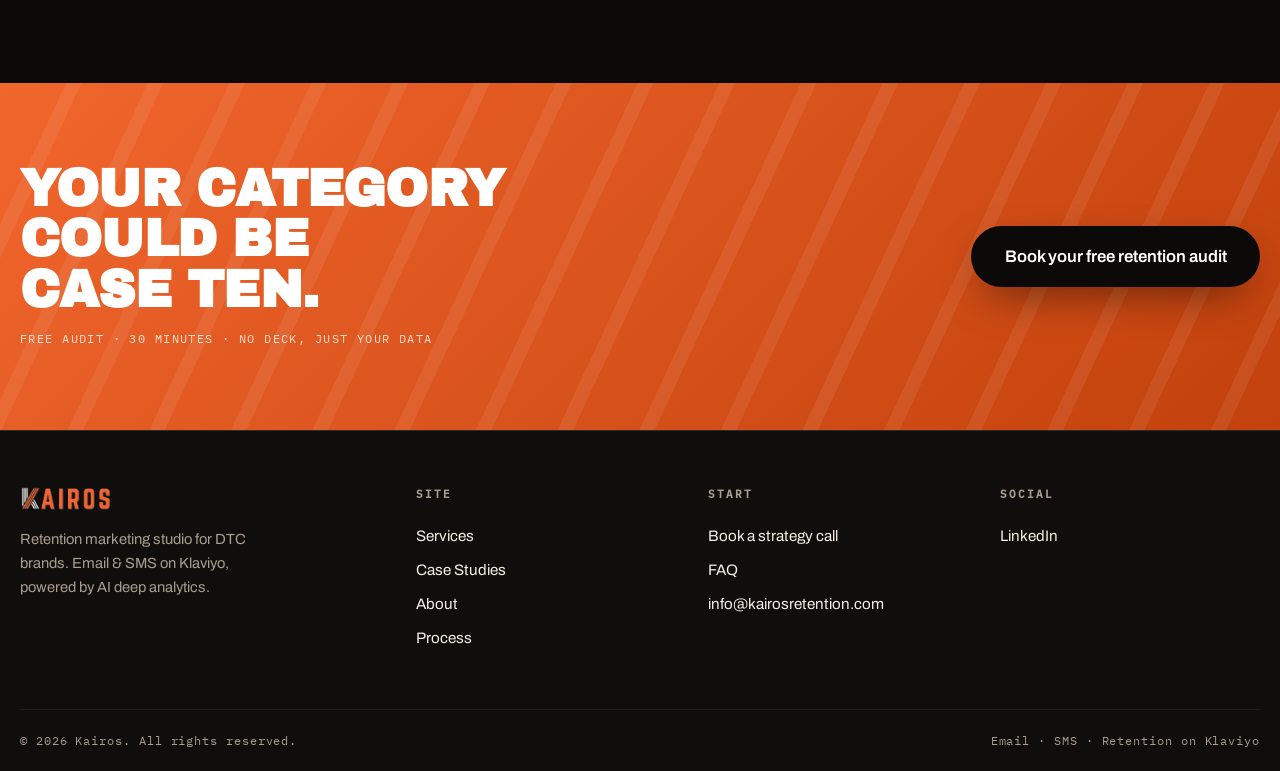
<file: case-studies/home.html>
<!DOCTYPE html>
<html lang="en">
<head>
  <meta charset="UTF-8">
  <meta name="viewport" content="width=device-width, initial-scale=1.0">
  <title>Home & Candles Case Study: 9% to 31% Owned Revenue | Kairos</title>
  <meta name="description" content="Occasion capture and year-round gifting flows took a Q4-only candle brand to 31% owned revenue and 2.4× holiday email revenue.">
  <link rel="canonical" href="https://kairosretention.com/case-studies/home.html">
  <meta property="og:type" content="article">
  <meta property="og:title" content="Home & Candles Case Study: 9% to 31% Owned Revenue | Kairos">
  <meta property="og:description" content="Occasion capture and year-round gifting flows took a Q4-only candle brand to 31% owned revenue and 2.4× holiday email revenue.">
  <meta property="og:image" content="https://kairosretention.com/assets/kairos-mark.png">
  <meta property="og:url" content="https://kairosretention.com/case-studies/home.html">
  <meta name="theme-color" content="#0B0A09">
  <link rel="icon" type="image/png" href="../assets/favicon.png">
  <link rel="preload" href="../fonts/ArchivoBlack-400.woff2" as="font" type="font/woff2" crossorigin>
  <link rel="preload" href="../fonts/Archivo-400.woff2" as="font" type="font/woff2" crossorigin>
  <link rel="stylesheet" href="../css/style.css?v=2">
</head>
<body>

  <header class="site-head">
    <a class="brand" href="../index.html" aria-label="Kairos home">
      <img src="../assets/kairos-wordmark.png" alt="Kairos" width="140" height="40">
    </a>
    <nav class="site-nav" aria-label="Primary">
      <a href="../index.html#services">Services</a>
      <a href="../index.html#analytics">Analytics</a>
      <a href="../case-studies.html" class="active">Case Studies</a>
      <a href="../about.html">About</a>
      <a class="btn btn-solid" href="../book.html">Book a strategy call</a>
    </nav>
    <a class="btn btn-solid" href="../book.html">Book a strategy call</a>
    <button class="nav-toggle" aria-label="Open menu" aria-expanded="false"><span></span><span></span></button>
  </header>

  <main>
    <section class="page-hero" style="padding-bottom: 1.5rem;">
      <div class="stripes" aria-hidden="true"></div>
      <div class="wrap" style="position:relative; z-index:2;">
        <a class="eyebrow" href="../case-studies.html" style="text-decoration:none;">Case studies · Home & candles</a>
      </div>
    </section>

    <div class="wrap">
<article class="case reveal" id="home">
        <div class="case-head">
          <span class="chip">Home &amp; candles</span>
          <span class="case-meta">DTC · US · WooCommerce · ~$900k ARR</span>
        </div>
        <h1 class="display">A gifting brand that stopped waiting for December.</h1>

        <div class="case-stats">
          <div class="cstat"><div class="n"><span data-count="2">0</span>.<span data-count="4">0</span>×</div><div class="l">email revenue through Q4</div></div>
          <div class="cstat"><div class="n">+<span data-count="67">0</span><em>%</em></div><div class="l">browse-abandonment recovery</div></div>
          <div class="cstat"><div class="n"><span data-count="31">0</span><em>%</em></div><div class="l">owned-revenue share, from 9%</div></div>
        </div>

        <div class="case-grid">
          <div class="case-copy">
            <h3>The problem</h3>
            <p>Ninety percent of their email revenue landed in a single quarter, Q4, and the list went completely cold for the other nine months of the year. Nobody was sending anything meaningful between one holiday season and the next, so most customers just heard nothing at all until the brand needed them again.</p>
            <h3>The gap</h3>
            <p>Every January, the brand was effectively starting over: paying Meta full price to reacquire customers it already had, because nothing in the account was built to re-engage them the rest of the year.</p>
            <h3>The fixes</h3>
            <ul>
              <li><strong>Occasion capture</strong>: birthdays, anniversaries and housewarming dates collected at checkout</li>
              <li><strong>Year-round gifting flows</strong> triggered by those dates, with reminder SMS a week out</li>
              <li><strong>Scent-profile browse abandonment</strong>: follow-ups keyed to the fragrance family viewed</li>
              <li><strong>Q4 VIP early access</strong> so holiday buyers stop waiting for the sitewide sale</li>
            </ul>
            <h3>The result</h3>
            <p>Owned revenue share went from 9% to 31%, Q4 email revenue hit 2.4× the previous year, and February finally makes money.</p>
          </div>

          <div class="case-visuals">
            <div class="chart-card">
              <span class="panel-title">Email revenue by month, year 1 vs year 2</span>
              <svg viewBox="0 0 420 170" role="img" aria-label="Monthly bars: revenue now spread across the year instead of only December">
                <line class="sv-grid" x1="10" y1="140" x2="410" y2="140"/>
                <rect class="sv-bar dim" x="24"  y="126" width="14" height="14" rx="3"/>
                <rect class="sv-bar dim" x="56"  y="128" width="14" height="12" rx="3"/>
                <rect class="sv-bar dim" x="88"  y="124" width="14" height="16" rx="3"/>
                <rect class="sv-bar dim" x="120" y="60"  width="14" height="80" rx="3"/>
                <rect class="sv-bar" x="152" y="96"  width="14" height="44" rx="3" style="transition-delay:.1s"/>
                <rect class="sv-bar" x="184" y="88"  width="14" height="52" rx="3" style="transition-delay:.18s"/>
                <rect class="sv-bar" x="216" y="80"  width="14" height="60" rx="3" style="transition-delay:.26s"/>
                <rect class="sv-bar" x="248" y="84"  width="14" height="56" rx="3" style="transition-delay:.34s"/>
                <rect class="sv-bar" x="280" y="72"  width="14" height="68" rx="3" style="transition-delay:.42s"/>
                <rect class="sv-bar" x="312" y="66"  width="14" height="74" rx="3" style="transition-delay:.5s"/>
                <rect class="sv-bar" x="344" y="40"  width="14" height="100" rx="3" style="transition-delay:.58s"/>
                <rect class="sv-bar" x="376" y="16"  width="14" height="124" rx="3" style="transition-delay:.66s"/>
                <text class="sv-label" x="24" y="158">Y1 · DEC ONLY</text>
                <text class="sv-label" x="300" y="158">Y2 · ALL YEAR</text>
                <g class="sv-pop"><text class="sv-value" x="368" y="10">2.4×</text></g>
              </svg>
            </div>

            <div class="dash">
              <div class="dash-top">
                <span class="dash-title"><b>Klaviyo</b> · Top performers</span>
                <span class="dash-period">Last 12 months</span>
              </div>
              <div class="dash-metrics">
                <div class="dm"><span class="k">Occasion dates captured</span><span class="v">7,218</span></div>
                <div class="dm"><span class="k">Owned-revenue share</span><span class="v up">31.0%</span></div>
                <div class="dm"><span class="k">Flow revenue</span><span class="v">$118,904</span></div>
              </div>
              <div class="dash-rows">
                <div class="drow"><span class="fname">Gifting · Occasion Reminder<span>Flow · Email + SMS</span></span><span class="rbar"><i style="--w:87%; --d:.1s"></i></span><span class="rev">$39,412</span></div>
                <div class="drow"><span class="fname">Browse · Scent Family<span>Flow · Email</span></span><span class="rbar"><i style="--w:68%; --d:.25s"></i></span><span class="rev">$30,166</span></div>
                <div class="drow"><span class="fname">Q4 VIP · Early Access<span>Campaign · Email</span></span><span class="rbar"><i style="--w:55%; --d:.4s"></i></span><span class="rev">$26,873</span></div>
                <div class="drow"><span class="fname">Post-Purchase · Care &amp; Rebuy<span>Flow · Email</span></span><span class="rbar"><i style="--w:40%; --d:.55s"></i></span><span class="rev">$17,570</span></div>
              </div>
            </div>
          </div>
        </div>

        <blockquote>
          <p>“We assumed we were a Q4 business. Turns out we were a Q4 email program. Kairos fixed the second thing and it fixed the first.”</p>
          <cite>Owner, home fragrance brand</cite>
        </blockquote>
      </article>

      <nav class="case-nav" aria-label="More case studies">
        <a class="btn btn-ghost" href="coffee.html">← Coffee</a>
        <a class="btn btn-ghost" href="activewear.html">Activewear →</a>
      </nav>
    </div>

    <section class="cta-band">
      <div class="wrap cta-inner">
        <div>
          <h2 class="display">Your category could be case ten.</h2>
          <p class="cta-note">Free audit · 30 minutes · no deck, just your data</p>
        </div>
        <a class="btn btn-solid btn-big" href="../book.html">Book your free retention audit</a>
      </div>
    </section>
  </main>

  <footer class="site-foot">
    <div class="wrap foot-grid">
      <div class="foot-brand">
        <img src="../assets/kairos-wordmark.png" alt="Kairos">
        <p>Retention marketing studio for DTC brands. Email &amp; SMS on Klaviyo, powered by AI deep analytics.</p>
      </div>
      <div class="foot-col">
        <h4>Site</h4>
        <a href="../index.html#services">Services</a>
        <a href="../case-studies.html">Case Studies</a>
        <a href="../about.html">About</a>
        <a href="../index.html#process">Process</a>
      </div>
      <div class="foot-col">
        <h4>Start</h4>
        <a href="../book.html">Book a strategy call</a>
        <a href="../book.html#faq">FAQ</a>
        <a href="mailto:info@kairosretention.com">info@kairosretention.com</a>
      </div>
      <div class="foot-col">
        <h4>Social</h4>
        <a href="https://www.linkedin.com/company/kairos-media-tech/" target="_blank" rel="noopener">LinkedIn</a>
      </div>
    </div>
    <div class="wrap foot-base">
      <span>© <span id="year">2026</span> Kairos. All rights reserved.</span>
      <span>Email · SMS · Retention on Klaviyo</span>
    </div>
  </footer>

  <script src="../js/main.js" defer></script>
</body>
</html>
</file>
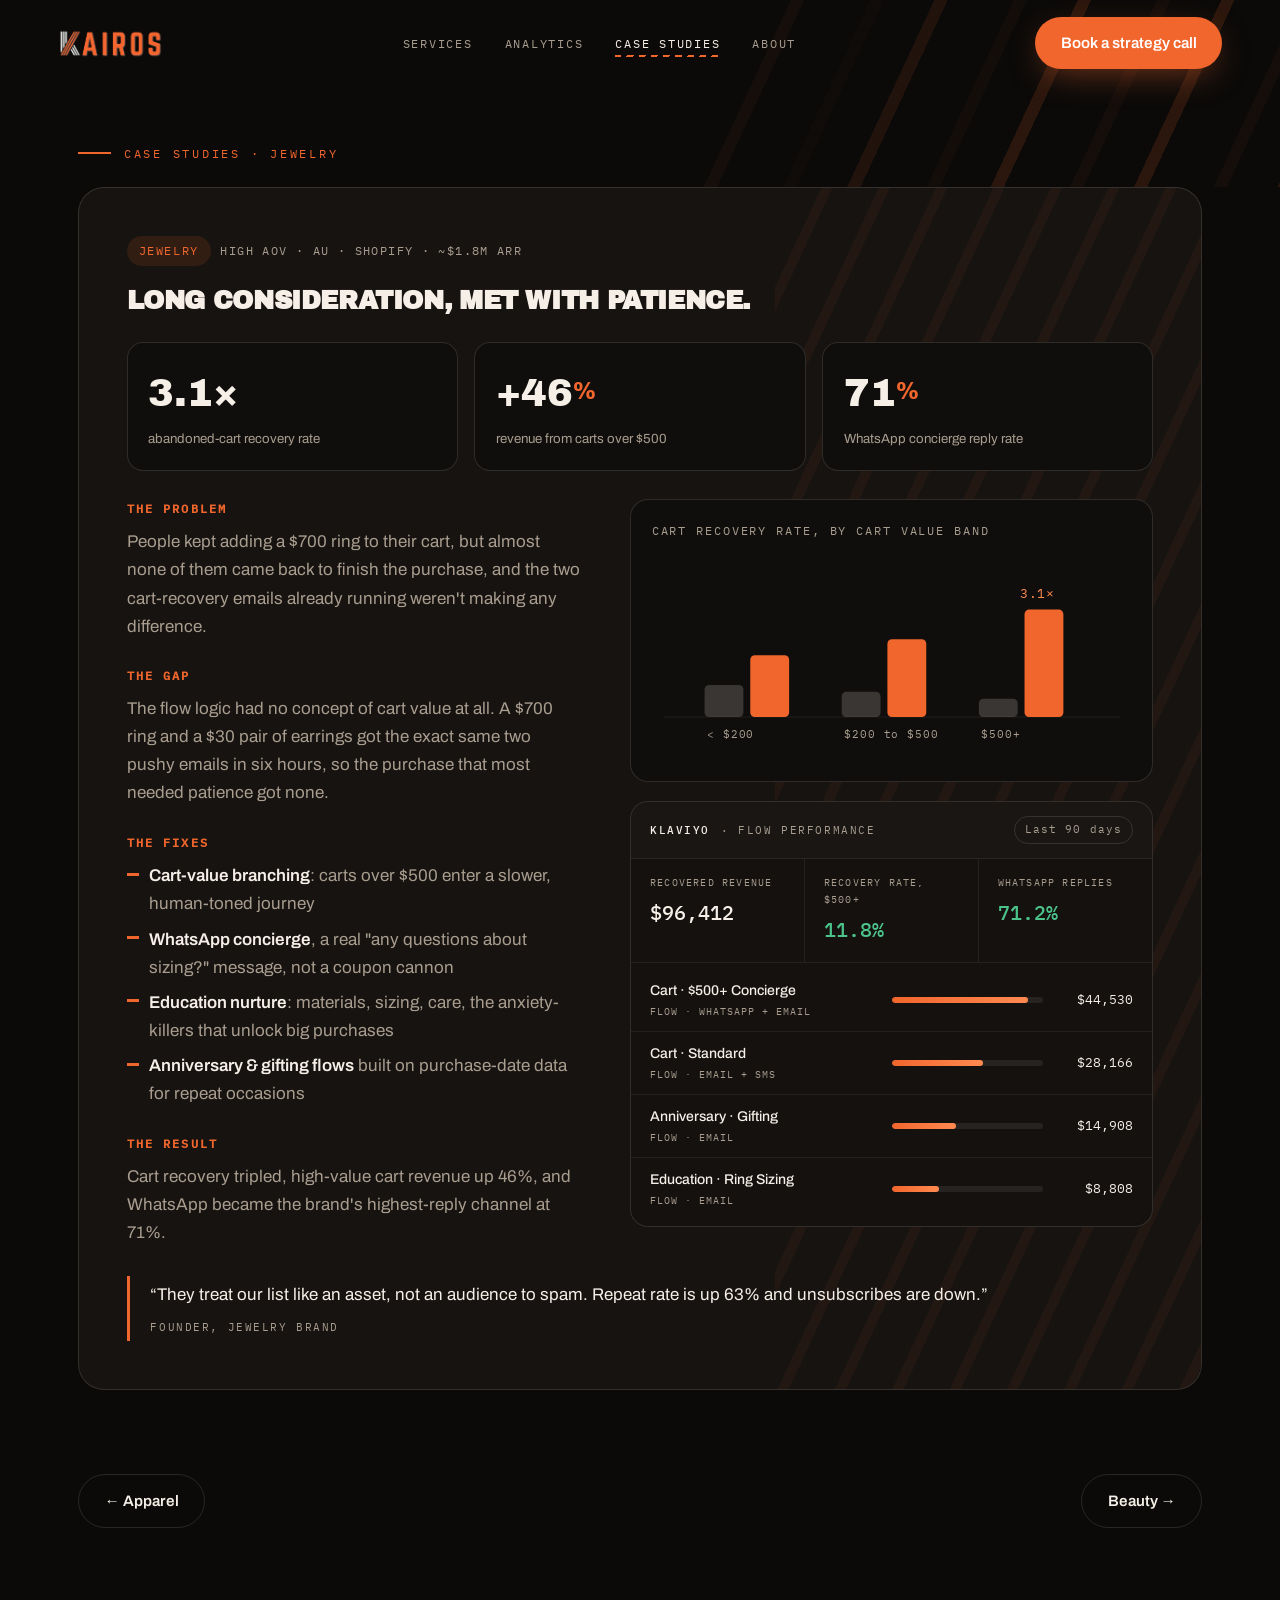
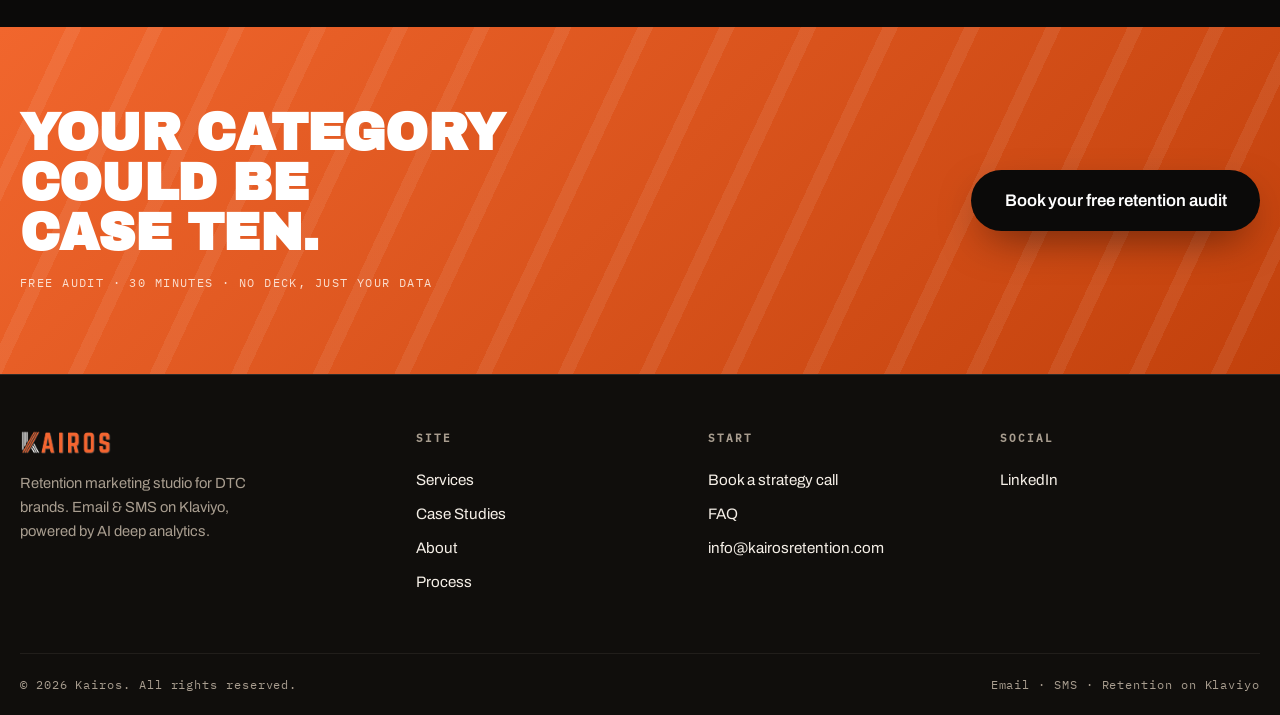
<file: case-studies/jewelry.html>
<!DOCTYPE html>
<html lang="en">
<head>
  <meta charset="UTF-8">
  <meta name="viewport" content="width=device-width, initial-scale=1.0">
  <title>Jewelry Case Study: 3.1× Cart Recovery | Kairos</title>
  <meta name="description" content="Cart-value branching and a WhatsApp concierge tripled abandoned-cart recovery for a high-AOV jewelry brand.">
  <link rel="canonical" href="https://kairosretention.com/case-studies/jewelry.html">
  <meta property="og:type" content="article">
  <meta property="og:title" content="Jewelry Case Study: 3.1× Cart Recovery | Kairos">
  <meta property="og:description" content="Cart-value branching and a WhatsApp concierge tripled abandoned-cart recovery for a high-AOV jewelry brand.">
  <meta property="og:image" content="https://kairosretention.com/assets/kairos-mark.png">
  <meta property="og:url" content="https://kairosretention.com/case-studies/jewelry.html">
  <meta name="theme-color" content="#0B0A09">
  <link rel="icon" type="image/png" href="../assets/favicon.png">
  <link rel="preload" href="../fonts/ArchivoBlack-400.woff2" as="font" type="font/woff2" crossorigin>
  <link rel="preload" href="../fonts/Archivo-400.woff2" as="font" type="font/woff2" crossorigin>
  <link rel="stylesheet" href="../css/style.css?v=2">
</head>
<body>

  <header class="site-head">
    <a class="brand" href="../index.html" aria-label="Kairos home">
      <img src="../assets/kairos-wordmark.png" alt="Kairos" width="140" height="40">
    </a>
    <nav class="site-nav" aria-label="Primary">
      <a href="../index.html#services">Services</a>
      <a href="../index.html#analytics">Analytics</a>
      <a href="../case-studies.html" class="active">Case Studies</a>
      <a href="../about.html">About</a>
      <a class="btn btn-solid" href="../book.html">Book a strategy call</a>
    </nav>
    <a class="btn btn-solid" href="../book.html">Book a strategy call</a>
    <button class="nav-toggle" aria-label="Open menu" aria-expanded="false"><span></span><span></span></button>
  </header>

  <main>
    <section class="page-hero" style="padding-bottom: 1.5rem;">
      <div class="stripes" aria-hidden="true"></div>
      <div class="wrap" style="position:relative; z-index:2;">
        <a class="eyebrow" href="../case-studies.html" style="text-decoration:none;">Case studies · Jewelry</a>
      </div>
    </section>

    <div class="wrap">
<article class="case reveal" id="jewelry">
        <div class="case-head">
          <span class="chip">Jewelry</span>
          <span class="case-meta">High AOV · AU · Shopify · ~$1.8M ARR</span>
        </div>
        <h1 class="display">Long consideration, met with patience.</h1>

        <div class="case-stats">
          <div class="cstat"><div class="n"><span data-count="3">0</span>.<span data-count="1">0</span>×</div><div class="l">abandoned-cart recovery rate</div></div>
          <div class="cstat"><div class="n">+<span data-count="46">0</span><em>%</em></div><div class="l">revenue from carts over $500</div></div>
          <div class="cstat"><div class="n"><span data-count="71">0</span><em>%</em></div><div class="l">WhatsApp concierge reply rate</div></div>
        </div>

        <div class="case-grid">
          <div class="case-copy">
            <h3>The problem</h3>
            <p>People kept adding a $700 ring to their cart, but almost none of them came back to finish the purchase, and the two cart-recovery emails already running weren't making any difference.</p>
            <h3>The gap</h3>
            <p>The flow logic had no concept of cart value at all. A $700 ring and a $30 pair of earrings got the exact same two pushy emails in six hours, so the purchase that most needed patience got none.</p>
            <h3>The fixes</h3>
            <ul>
              <li><strong>Cart-value branching</strong>: carts over $500 enter a slower, human-toned journey</li>
              <li><strong>WhatsApp concierge</strong>, a real "any questions about sizing?" message, not a coupon cannon</li>
              <li><strong>Education nurture</strong>: materials, sizing, care, the anxiety-killers that unlock big purchases</li>
              <li><strong>Anniversary &amp; gifting flows</strong> built on purchase-date data for repeat occasions</li>
            </ul>
            <h3>The result</h3>
            <p>Cart recovery tripled, high-value cart revenue up 46%, and WhatsApp became the brand's highest-reply channel at 71%.</p>
          </div>

          <div class="case-visuals">
            <div class="chart-card">
              <span class="panel-title">Cart recovery rate, by cart value band</span>
              <svg viewBox="0 0 420 170" role="img" aria-label="Bar chart comparing cart recovery before and after by cart value band">
                <line class="sv-grid" x1="10" y1="140" x2="410" y2="140"/>
                <g>
                  <rect class="sv-bar dim" x="46"  y="112" width="34" height="28" rx="4"/>
                  <rect class="sv-bar" x="86"  y="86"  width="34" height="54" rx="4" style="transition-delay:.15s"/>
                  <text class="sv-label" x="48" y="158">&lt; $200</text>
                </g>
                <g>
                  <rect class="sv-bar dim" x="166" y="118" width="34" height="22" rx="4" style="transition-delay:.25s"/>
                  <rect class="sv-bar" x="206" y="72"  width="34" height="68" rx="4" style="transition-delay:.4s"/>
                  <text class="sv-label" x="168" y="158">$200 to $500</text>
                </g>
                <g>
                  <rect class="sv-bar dim" x="286" y="124" width="34" height="16" rx="4" style="transition-delay:.5s"/>
                  <rect class="sv-bar" x="326" y="46"  width="34" height="94" rx="4" style="transition-delay:.65s"/>
                  <text class="sv-label" x="288" y="158">$500+</text>
                </g>
                <g class="sv-pop"><text class="sv-value" x="322" y="36">3.1×</text></g>
              </svg>
            </div>

            <div class="dash">
              <div class="dash-top">
                <span class="dash-title"><b>Klaviyo</b> · Flow performance</span>
                <span class="dash-period">Last 90 days</span>
              </div>
              <div class="dash-metrics">
                <div class="dm"><span class="k">Recovered revenue</span><span class="v">$96,412</span></div>
                <div class="dm"><span class="k">Recovery rate, $500+</span><span class="v up">11.8%</span></div>
                <div class="dm"><span class="k">WhatsApp replies</span><span class="v up">71.2%</span></div>
              </div>
              <div class="dash-rows">
                <div class="drow"><span class="fname">Cart · $500+ Concierge<span>Flow · WhatsApp + Email</span></span><span class="rbar"><i style="--w:90%; --d:.1s"></i></span><span class="rev">$44,530</span></div>
                <div class="drow"><span class="fname">Cart · Standard<span>Flow · Email + SMS</span></span><span class="rbar"><i style="--w:60%; --d:.25s"></i></span><span class="rev">$28,166</span></div>
                <div class="drow"><span class="fname">Anniversary · Gifting<span>Flow · Email</span></span><span class="rbar"><i style="--w:42%; --d:.4s"></i></span><span class="rev">$14,908</span></div>
                <div class="drow"><span class="fname">Education · Ring Sizing<span>Flow · Email</span></span><span class="rbar"><i style="--w:31%; --d:.55s"></i></span><span class="rev">$8,808</span></div>
              </div>
            </div>
          </div>
        </div>

        <blockquote>
          <p>“They treat our list like an asset, not an audience to spam. Repeat rate is up 63% and unsubscribes are down.”</p>
          <cite>Founder, jewelry brand</cite>
        </blockquote>
      </article>

      <nav class="case-nav" aria-label="More case studies">
        <a class="btn btn-ghost" href="apparel.html">← Apparel</a>
        <a class="btn btn-ghost" href="beauty.html">Beauty →</a>
      </nav>
    </div>

    <section class="cta-band">
      <div class="wrap cta-inner">
        <div>
          <h2 class="display">Your category could be case ten.</h2>
          <p class="cta-note">Free audit · 30 minutes · no deck, just your data</p>
        </div>
        <a class="btn btn-solid btn-big" href="../book.html">Book your free retention audit</a>
      </div>
    </section>
  </main>

  <footer class="site-foot">
    <div class="wrap foot-grid">
      <div class="foot-brand">
        <img src="../assets/kairos-wordmark.png" alt="Kairos">
        <p>Retention marketing studio for DTC brands. Email &amp; SMS on Klaviyo, powered by AI deep analytics.</p>
      </div>
      <div class="foot-col">
        <h4>Site</h4>
        <a href="../index.html#services">Services</a>
        <a href="../case-studies.html">Case Studies</a>
        <a href="../about.html">About</a>
        <a href="../index.html#process">Process</a>
      </div>
      <div class="foot-col">
        <h4>Start</h4>
        <a href="../book.html">Book a strategy call</a>
        <a href="../book.html#faq">FAQ</a>
        <a href="mailto:info@kairosretention.com">info@kairosretention.com</a>
      </div>
      <div class="foot-col">
        <h4>Social</h4>
        <a href="https://www.linkedin.com/company/kairos-media-tech/" target="_blank" rel="noopener">LinkedIn</a>
      </div>
    </div>
    <div class="wrap foot-base">
      <span>© <span id="year">2026</span> Kairos. All rights reserved.</span>
      <span>Email · SMS · Retention on Klaviyo</span>
    </div>
  </footer>

  <script src="../js/main.js" defer></script>
</body>
</html>
</file>
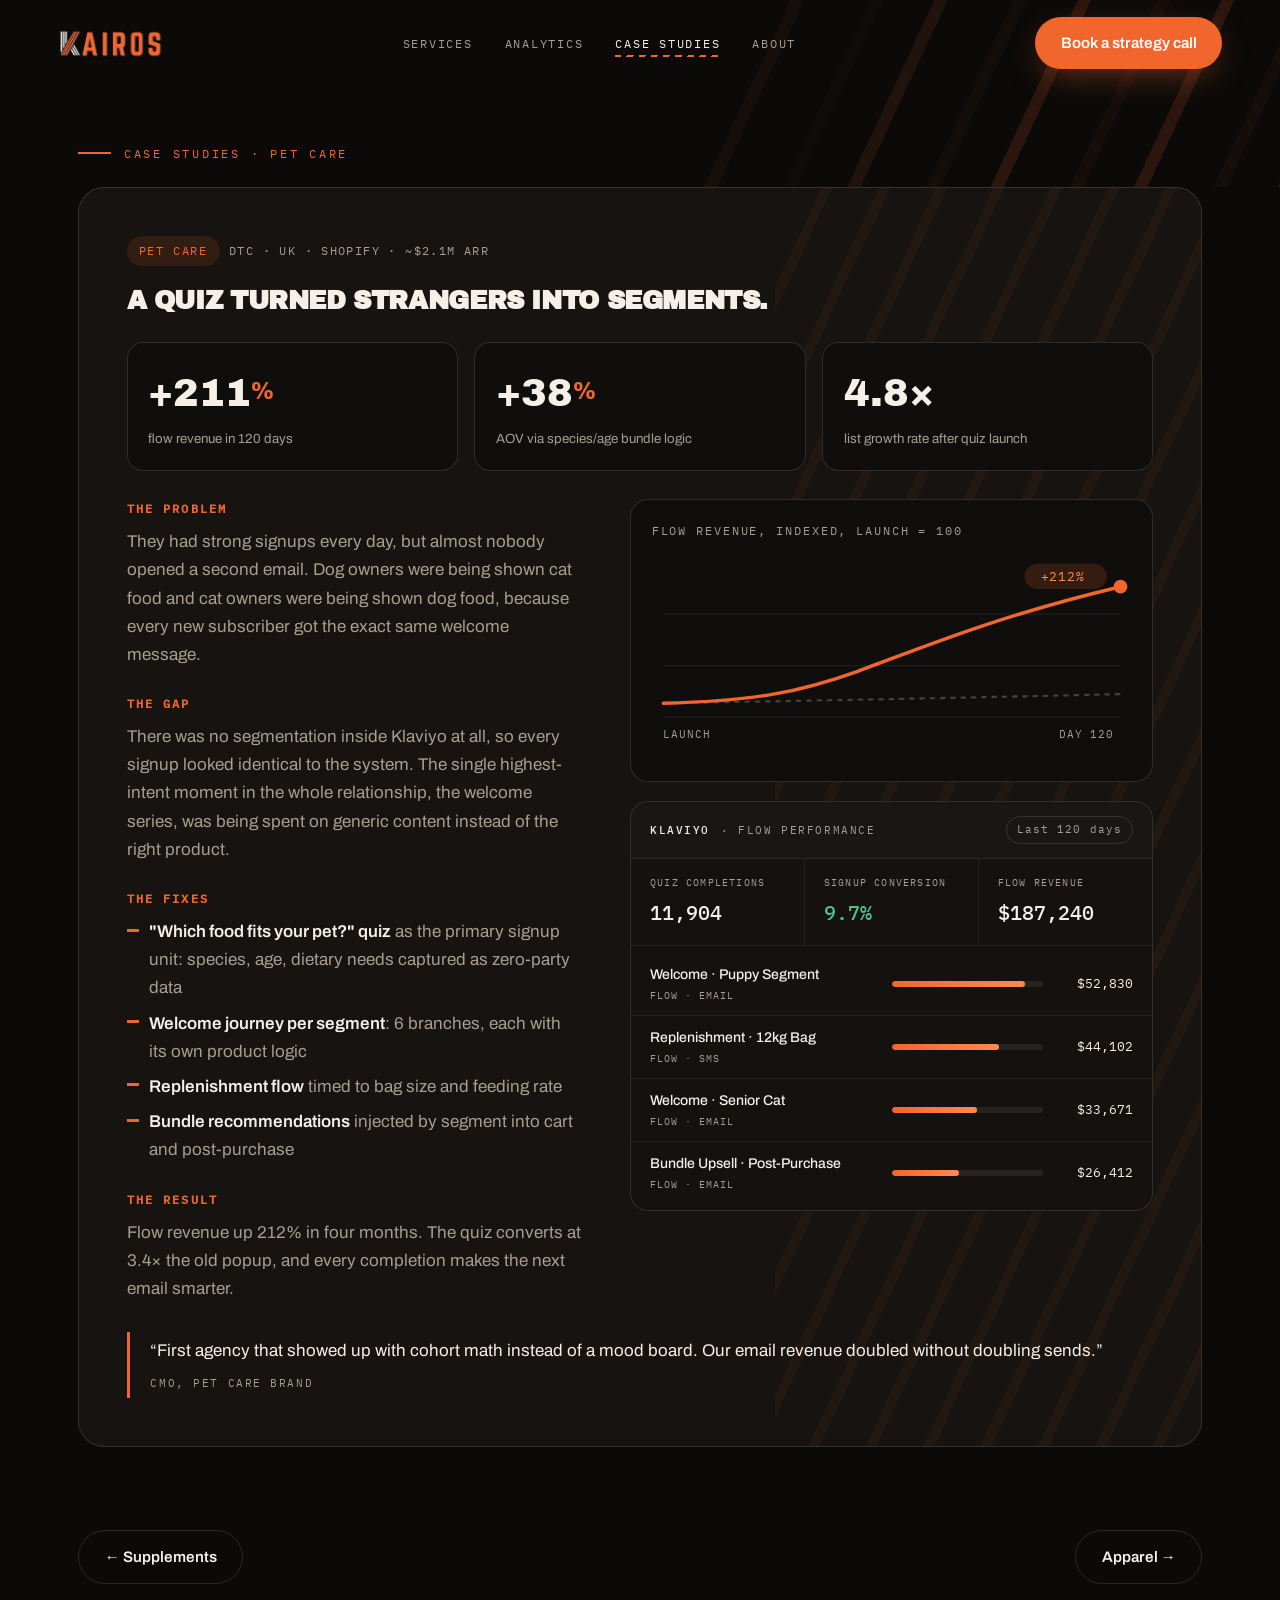
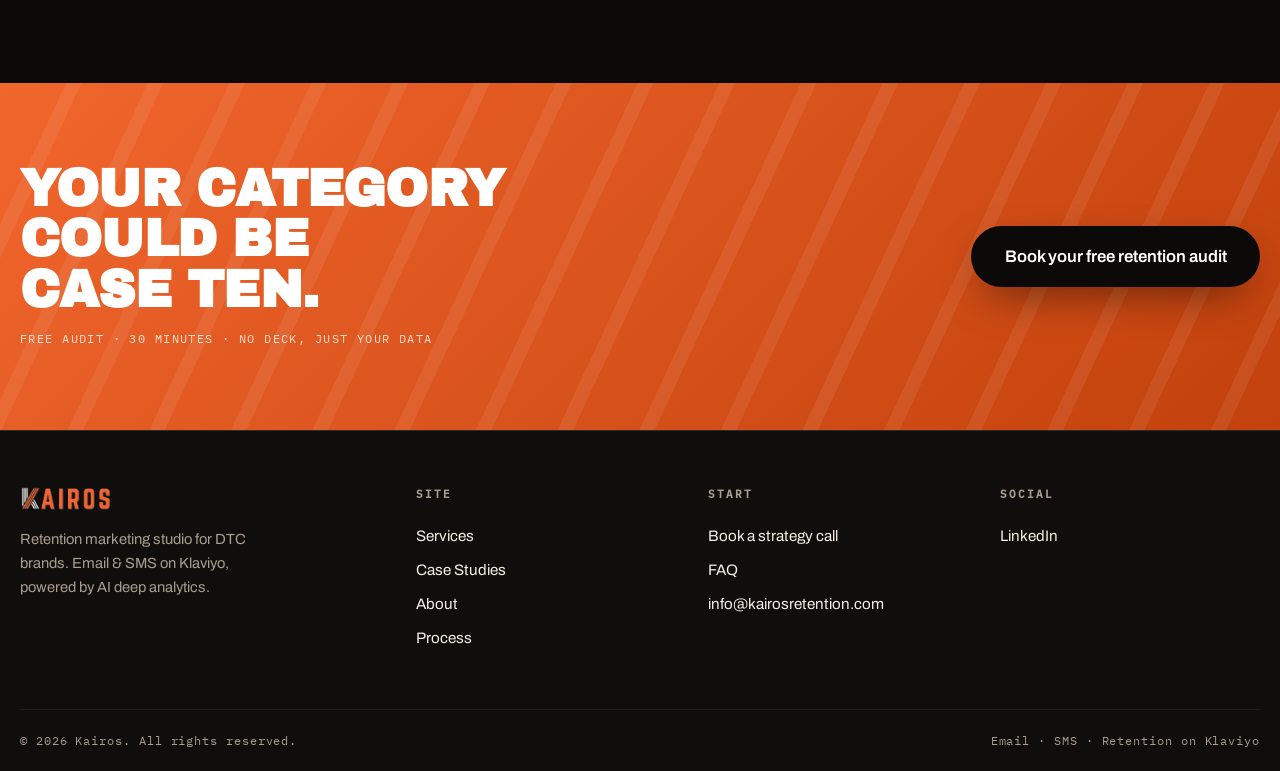
<file: case-studies/pets.html>
<!DOCTYPE html>
<html lang="en">
<head>
  <meta charset="UTF-8">
  <meta name="viewport" content="width=device-width, initial-scale=1.0">
  <title>Pet Care Case Study: +212% Flow Revenue | Kairos</title>
  <meta name="description" content="A quiz turned strangers into segments: +212% flow revenue in 120 days for a UK pet care brand, with zero-party data powering every Klaviyo flow.">
  <link rel="canonical" href="https://kairosretention.com/case-studies/pets.html">
  <meta property="og:type" content="article">
  <meta property="og:title" content="Pet Care Case Study: +212% Flow Revenue | Kairos">
  <meta property="og:description" content="A quiz turned strangers into segments: +212% flow revenue in 120 days for a UK pet care brand, with zero-party data powering every Klaviyo flow.">
  <meta property="og:image" content="https://kairosretention.com/assets/kairos-mark.png">
  <meta property="og:url" content="https://kairosretention.com/case-studies/pets.html">
  <meta name="theme-color" content="#0B0A09">
  <link rel="icon" type="image/png" href="../assets/favicon.png">
  <link rel="preload" href="../fonts/ArchivoBlack-400.woff2" as="font" type="font/woff2" crossorigin>
  <link rel="preload" href="../fonts/Archivo-400.woff2" as="font" type="font/woff2" crossorigin>
  <link rel="stylesheet" href="../css/style.css?v=2">
</head>
<body>

  <header class="site-head">
    <a class="brand" href="../index.html" aria-label="Kairos home">
      <img src="../assets/kairos-wordmark.png" alt="Kairos" width="140" height="40">
    </a>
    <nav class="site-nav" aria-label="Primary">
      <a href="../index.html#services">Services</a>
      <a href="../index.html#analytics">Analytics</a>
      <a href="../case-studies.html" class="active">Case Studies</a>
      <a href="../about.html">About</a>
      <a class="btn btn-solid" href="../book.html">Book a strategy call</a>
    </nav>
    <a class="btn btn-solid" href="../book.html">Book a strategy call</a>
    <button class="nav-toggle" aria-label="Open menu" aria-expanded="false"><span></span><span></span></button>
  </header>

  <main>
    <section class="page-hero" style="padding-bottom: 1.5rem;">
      <div class="stripes" aria-hidden="true"></div>
      <div class="wrap" style="position:relative; z-index:2;">
        <a class="eyebrow" href="../case-studies.html" style="text-decoration:none;">Case studies · Pet care</a>
      </div>
    </section>

    <div class="wrap">
<article class="case reveal" id="pets">
        <div class="case-head">
          <span class="chip">Pet care</span>
          <span class="case-meta">DTC · UK · Shopify · ~$2.1M ARR</span>
        </div>
        <h1 class="display">A quiz turned strangers into segments.</h1>

        <div class="case-stats">
          <div class="cstat"><div class="n">+<span data-count="212">0</span><em>%</em></div><div class="l">flow revenue in 120 days</div></div>
          <div class="cstat"><div class="n">+<span data-count="38">0</span><em>%</em></div><div class="l">AOV via species/age bundle logic</div></div>
          <div class="cstat"><div class="n"><span data-count="4">0</span>.<span data-count="8">0</span>×</div><div class="l">list growth rate after quiz launch</div></div>
        </div>

        <div class="case-grid">
          <div class="case-copy">
            <h3>The problem</h3>
            <p>They had strong signups every day, but almost nobody opened a second email. Dog owners were being shown cat food and cat owners were being shown dog food, because every new subscriber got the exact same welcome message.</p>
            <h3>The gap</h3>
            <p>There was no segmentation inside Klaviyo at all, so every signup looked identical to the system. The single highest-intent moment in the whole relationship, the welcome series, was being spent on generic content instead of the right product.</p>
            <h3>The fixes</h3>
            <ul>
              <li><strong>"Which food fits your pet?" quiz</strong> as the primary signup unit: species, age, dietary needs captured as zero-party data</li>
              <li><strong>Welcome journey per segment</strong>: 6 branches, each with its own product logic</li>
              <li><strong>Replenishment flow</strong> timed to bag size and feeding rate</li>
              <li><strong>Bundle recommendations</strong> injected by segment into cart and post-purchase</li>
            </ul>
            <h3>The result</h3>
            <p>Flow revenue up 212% in four months. The quiz converts at 3.4× the old popup, and every completion makes the next email smarter.</p>
          </div>

          <div class="case-visuals">
            <div class="chart-card">
              <span class="panel-title">Flow revenue, indexed, launch = 100</span>
              <svg viewBox="0 0 420 170" role="img" aria-label="Line chart, flow revenue index rising from 100 to 312 over 120 days">
                <line class="sv-grid" x1="10" y1="140" x2="410" y2="140"/>
                <line class="sv-grid" x1="10" y1="95"  x2="410" y2="95"/>
                <line class="sv-grid" x1="10" y1="50"  x2="410" y2="50"/>
                <path class="sv-line-soft" d="M10 128 C120 126 240 124 410 120"/>
                <path class="sv-line sv-draw" d="M10 128 C90 126 130 118 180 100 S300 52 410 26"/>
                <g class="sv-pop">
                  <circle cx="410" cy="26" r="6" fill="var(--orange)"/>
                  <rect x="326" y="6" width="72" height="22" rx="11" fill="rgba(241,102,45,.16)"/>
                  <text class="sv-value" x="340" y="21">+212%</text>
                </g>
                <text class="sv-label" x="10" y="158">LAUNCH</text>
                <text class="sv-label" x="356" y="158">DAY 120</text>
              </svg>
            </div>

            <div class="dash">
              <div class="dash-top">
                <span class="dash-title"><b>Klaviyo</b> · Flow performance</span>
                <span class="dash-period">Last 120 days</span>
              </div>
              <div class="dash-metrics">
                <div class="dm"><span class="k">Quiz completions</span><span class="v">11,904</span></div>
                <div class="dm"><span class="k">Signup conversion</span><span class="v up">9.7%</span></div>
                <div class="dm"><span class="k">Flow revenue</span><span class="v">$187,240</span></div>
              </div>
              <div class="dash-rows">
                <div class="drow"><span class="fname">Welcome · Puppy Segment<span>Flow · Email</span></span><span class="rbar"><i style="--w:88%; --d:.1s"></i></span><span class="rev">$52,830</span></div>
                <div class="drow"><span class="fname">Replenishment · 12kg Bag<span>Flow · SMS</span></span><span class="rbar"><i style="--w:71%; --d:.25s"></i></span><span class="rev">$44,102</span></div>
                <div class="drow"><span class="fname">Welcome · Senior Cat<span>Flow · Email</span></span><span class="rbar"><i style="--w:56%; --d:.4s"></i></span><span class="rev">$33,671</span></div>
                <div class="drow"><span class="fname">Bundle Upsell · Post-Purchase<span>Flow · Email</span></span><span class="rbar"><i style="--w:44%; --d:.55s"></i></span><span class="rev">$26,412</span></div>
              </div>
            </div>
          </div>
        </div>

        <blockquote>
          <p>“First agency that showed up with cohort math instead of a mood board. Our email revenue doubled without doubling sends.”</p>
          <cite>CMO, pet care brand</cite>
        </blockquote>
      </article>

      <nav class="case-nav" aria-label="More case studies">
        <a class="btn btn-ghost" href="supplements.html">← Supplements</a>
        <a class="btn btn-ghost" href="apparel.html">Apparel →</a>
      </nav>
    </div>

    <section class="cta-band">
      <div class="wrap cta-inner">
        <div>
          <h2 class="display">Your category could be case ten.</h2>
          <p class="cta-note">Free audit · 30 minutes · no deck, just your data</p>
        </div>
        <a class="btn btn-solid btn-big" href="../book.html">Book your free retention audit</a>
      </div>
    </section>
  </main>

  <footer class="site-foot">
    <div class="wrap foot-grid">
      <div class="foot-brand">
        <img src="../assets/kairos-wordmark.png" alt="Kairos">
        <p>Retention marketing studio for DTC brands. Email &amp; SMS on Klaviyo, powered by AI deep analytics.</p>
      </div>
      <div class="foot-col">
        <h4>Site</h4>
        <a href="../index.html#services">Services</a>
        <a href="../case-studies.html">Case Studies</a>
        <a href="../about.html">About</a>
        <a href="../index.html#process">Process</a>
      </div>
      <div class="foot-col">
        <h4>Start</h4>
        <a href="../book.html">Book a strategy call</a>
        <a href="../book.html#faq">FAQ</a>
        <a href="mailto:info@kairosretention.com">info@kairosretention.com</a>
      </div>
      <div class="foot-col">
        <h4>Social</h4>
        <a href="https://www.linkedin.com/company/kairos-media-tech/" target="_blank" rel="noopener">LinkedIn</a>
      </div>
    </div>
    <div class="wrap foot-base">
      <span>© <span id="year">2026</span> Kairos. All rights reserved.</span>
      <span>Email · SMS · Retention on Klaviyo</span>
    </div>
  </footer>

  <script src="../js/main.js" defer></script>
</body>
</html>
</file>
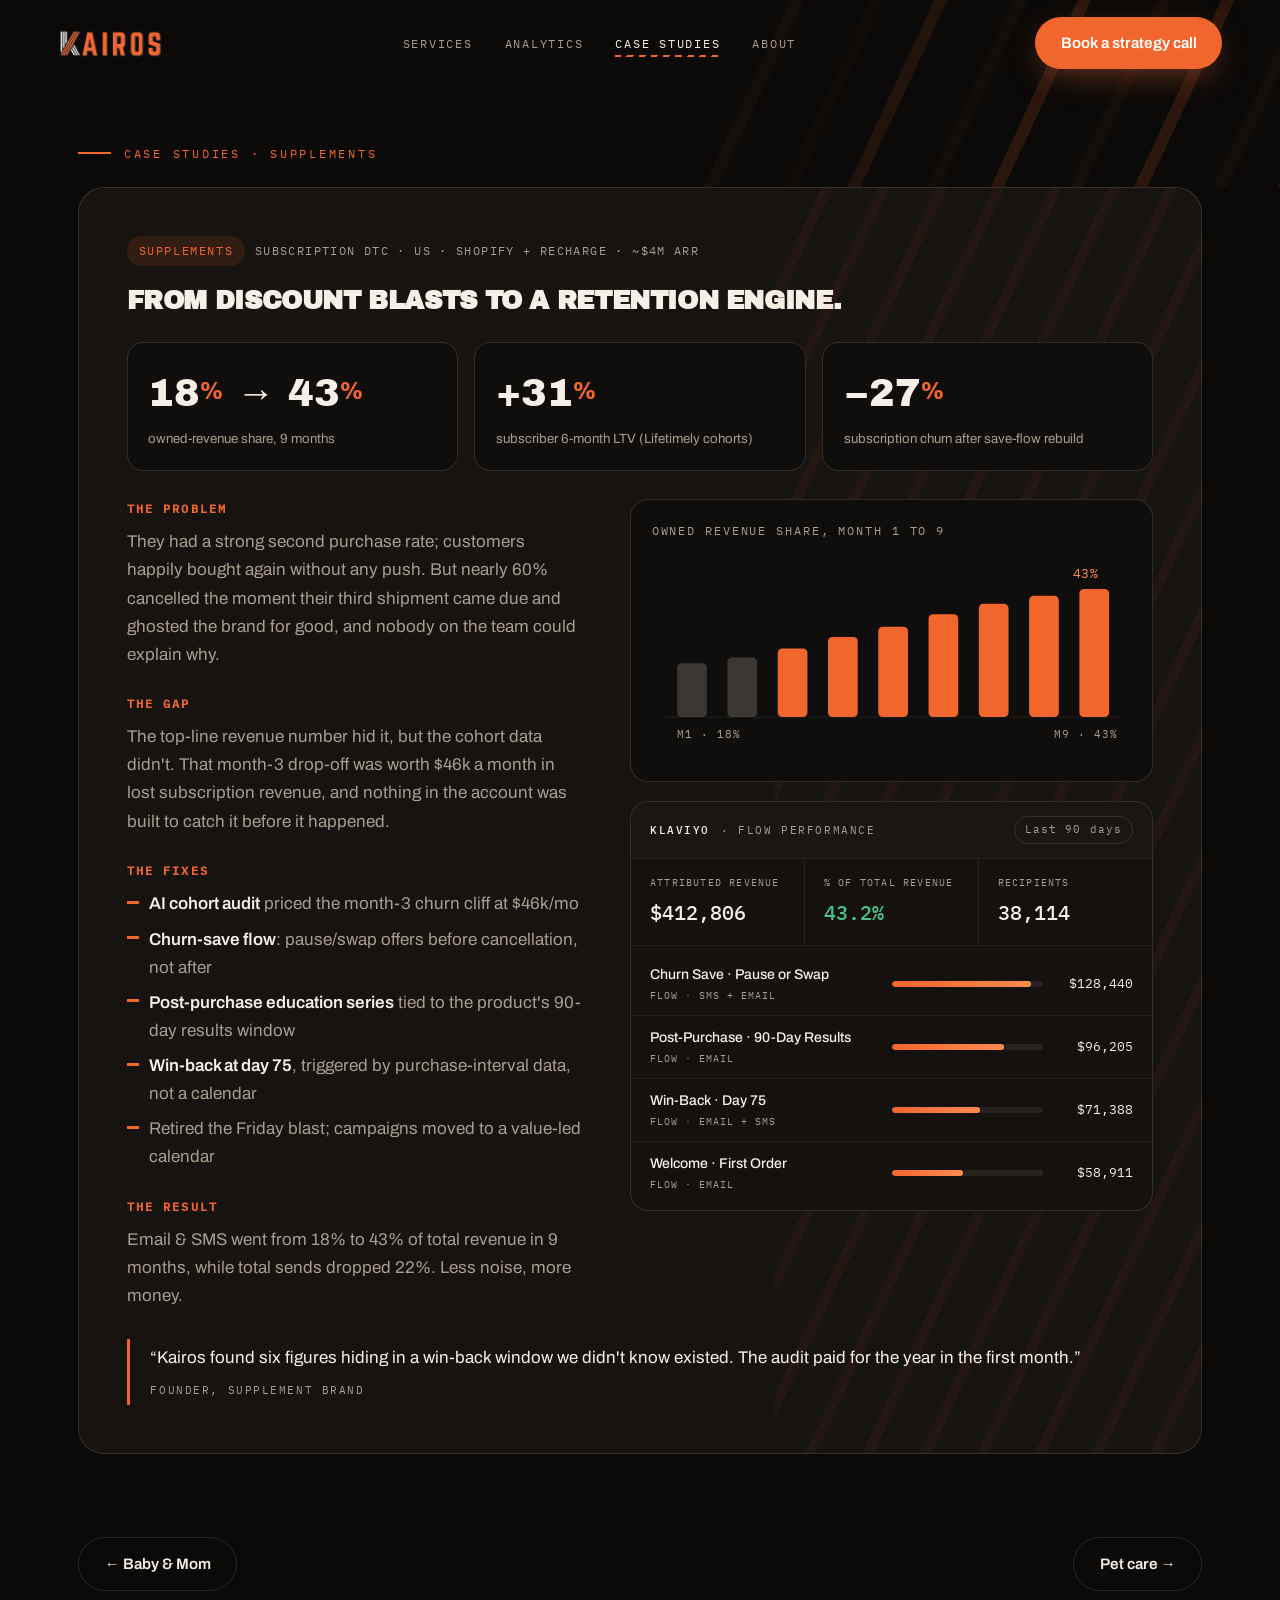
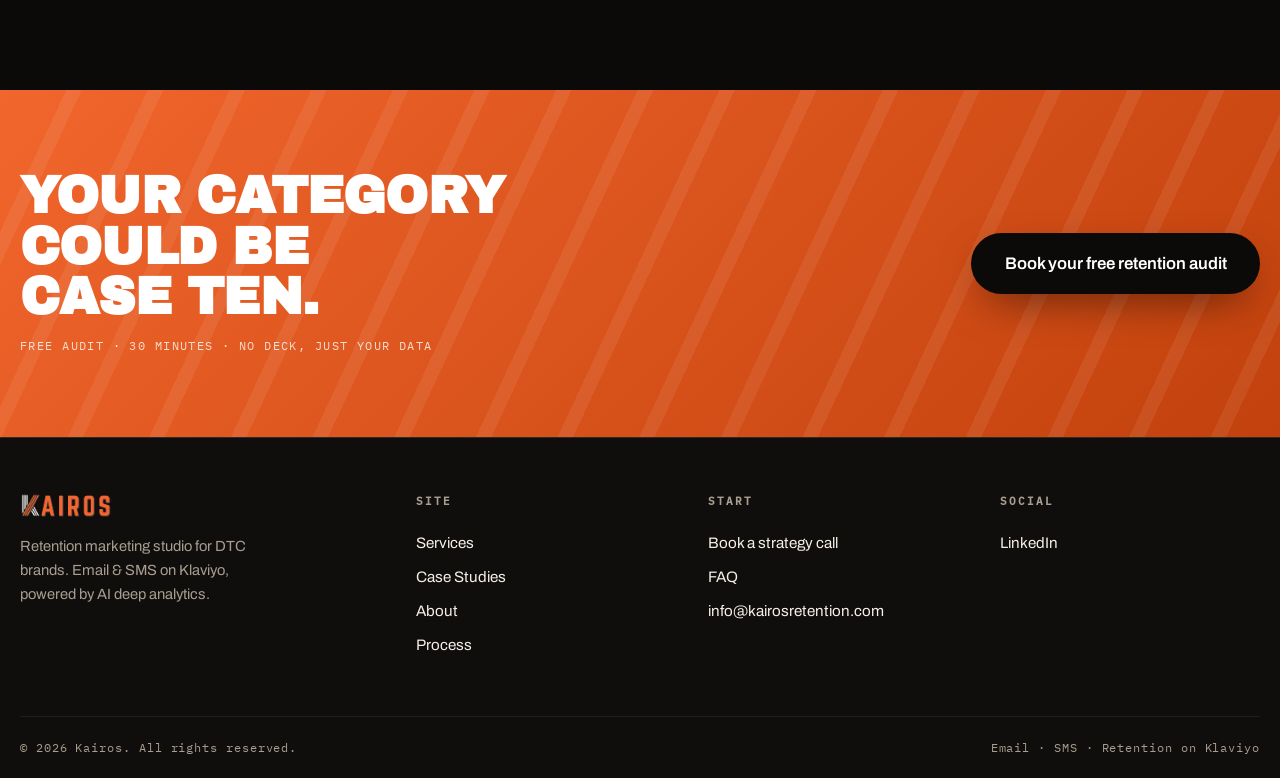
<file: case-studies/supplements.html>
<!DOCTYPE html>
<html lang="en">
<head>
  <meta charset="UTF-8">
  <meta name="viewport" content="width=device-width, initial-scale=1.0">
  <title>Supplement Brand Case Study: 18% to 43% Owned Revenue | Kairos</title>
  <meta name="description" content="How Kairos took a subscription supplement brand from discount blasts to a retention engine: owned revenue 18% to 43% in 9 months, churn down 27%.">
  <link rel="canonical" href="https://kairosretention.com/case-studies/supplements.html">
  <meta property="og:type" content="article">
  <meta property="og:title" content="Supplement Brand Case Study: 18% to 43% Owned Revenue | Kairos">
  <meta property="og:description" content="How Kairos took a subscription supplement brand from discount blasts to a retention engine: owned revenue 18% to 43% in 9 months, churn down 27%.">
  <meta property="og:image" content="https://kairosretention.com/assets/kairos-mark.png">
  <meta property="og:url" content="https://kairosretention.com/case-studies/supplements.html">
  <meta name="theme-color" content="#0B0A09">
  <link rel="icon" type="image/png" href="../assets/favicon.png">
  <link rel="preload" href="../fonts/ArchivoBlack-400.woff2" as="font" type="font/woff2" crossorigin>
  <link rel="preload" href="../fonts/Archivo-400.woff2" as="font" type="font/woff2" crossorigin>
  <link rel="stylesheet" href="../css/style.css?v=2">
</head>
<body>

  <header class="site-head">
    <a class="brand" href="../index.html" aria-label="Kairos home">
      <img src="../assets/kairos-wordmark.png" alt="Kairos" width="140" height="40">
    </a>
    <nav class="site-nav" aria-label="Primary">
      <a href="../index.html#services">Services</a>
      <a href="../index.html#analytics">Analytics</a>
      <a href="../case-studies.html" class="active">Case Studies</a>
      <a href="../about.html">About</a>
      <a class="btn btn-solid" href="../book.html">Book a strategy call</a>
    </nav>
    <a class="btn btn-solid" href="../book.html">Book a strategy call</a>
    <button class="nav-toggle" aria-label="Open menu" aria-expanded="false"><span></span><span></span></button>
  </header>

  <main>
    <section class="page-hero" style="padding-bottom: 1.5rem;">
      <div class="stripes" aria-hidden="true"></div>
      <div class="wrap" style="position:relative; z-index:2;">
        <a class="eyebrow" href="../case-studies.html" style="text-decoration:none;">Case studies · Supplements</a>
      </div>
    </section>

    <div class="wrap">
<article class="case reveal" id="supplements">
        <div class="case-head">
          <span class="chip">Supplements</span>
          <span class="case-meta">Subscription DTC · US · Shopify + Recharge · ~$4M ARR</span>
        </div>
        <h1 class="display">From discount blasts to a retention engine.</h1>

        <div class="case-stats">
          <div class="cstat"><div class="n"><span data-count="18">0</span><em>%</em> → <span data-count="43">0</span><em>%</em></div><div class="l">owned-revenue share, 9 months</div></div>
          <div class="cstat"><div class="n">+<span data-count="31">0</span><em>%</em></div><div class="l">subscriber 6-month LTV (Lifetimely cohorts)</div></div>
          <div class="cstat"><div class="n">−<span data-count="27">0</span><em>%</em></div><div class="l">subscription churn after save-flow rebuild</div></div>
        </div>

        <div class="case-grid">
          <div class="case-copy">
            <h3>The problem</h3>
            <p>They had a strong second purchase rate; customers happily bought again without any push. But nearly 60% cancelled the moment their third shipment came due and ghosted the brand for good, and nobody on the team could explain why.</p>
            <h3>The gap</h3>
            <p>The top-line revenue number hid it, but the cohort data didn't. That month-3 drop-off was worth $46k a month in lost subscription revenue, and nothing in the account was built to catch it before it happened.</p>
            <h3>The fixes</h3>
            <ul>
              <li><strong>AI cohort audit</strong> priced the month-3 churn cliff at $46k/mo</li>
              <li><strong>Churn-save flow</strong>: pause/swap offers before cancellation, not after</li>
              <li><strong>Post-purchase education series</strong> tied to the product's 90-day results window</li>
              <li><strong>Win-back at day 75</strong>, triggered by purchase-interval data, not a calendar</li>
              <li>Retired the Friday blast; campaigns moved to a value-led calendar</li>
            </ul>
            <h3>The result</h3>
            <p>Email &amp; SMS went from 18% to 43% of total revenue in 9 months, while total sends dropped 22%. Less noise, more money.</p>
          </div>

          <div class="case-visuals">
            <div class="chart-card">
              <span class="panel-title">Owned revenue share, month 1 to 9</span>
              <svg viewBox="0 0 420 170" role="img" aria-label="Bar chart, owned revenue share rising from 18% to 43% over nine months">
                <line class="sv-grid" x1="10" y1="140" x2="410" y2="140"/>
                <rect class="sv-bar dim" x="22"  y="93"  width="26" height="47" rx="4"/>
                <rect class="sv-bar dim" x="66"  y="88"  width="26" height="52" rx="4" style="transition-delay:.08s"/>
                <rect class="sv-bar" x="110" y="80"  width="26" height="60" rx="4" style="transition-delay:.16s"/>
                <rect class="sv-bar" x="154" y="70"  width="26" height="70" rx="4" style="transition-delay:.24s"/>
                <rect class="sv-bar" x="198" y="61"  width="26" height="79" rx="4" style="transition-delay:.32s"/>
                <rect class="sv-bar" x="242" y="50"  width="26" height="90" rx="4" style="transition-delay:.4s"/>
                <rect class="sv-bar" x="286" y="41"  width="26" height="99" rx="4" style="transition-delay:.48s"/>
                <rect class="sv-bar" x="330" y="34"  width="26" height="106" rx="4" style="transition-delay:.56s"/>
                <rect class="sv-bar" x="374" y="28"  width="26" height="112" rx="4" style="transition-delay:.64s"/>
                <text class="sv-label" x="22" y="158">M1 · 18%</text>
                <text class="sv-label" x="352" y="158">M9 · 43%</text>
                <g class="sv-pop"><text class="sv-value" x="368" y="18">43%</text></g>
              </svg>
            </div>

            <div class="dash">
              <div class="dash-top">
                <span class="dash-title"><b>Klaviyo</b> · Flow performance</span>
                <span class="dash-period">Last 90 days</span>
              </div>
              <div class="dash-metrics">
                <div class="dm"><span class="k">Attributed revenue</span><span class="v">$412,806</span></div>
                <div class="dm"><span class="k">% of total revenue</span><span class="v up">43.2%</span></div>
                <div class="dm"><span class="k">Recipients</span><span class="v">38,114</span></div>
              </div>
              <div class="dash-rows">
                <div class="drow"><span class="fname">Churn Save · Pause or Swap<span>Flow · SMS + Email</span></span><span class="rbar"><i style="--w:92%; --d:.1s"></i></span><span class="rev">$128,440</span></div>
                <div class="drow"><span class="fname">Post-Purchase · 90-Day Results<span>Flow · Email</span></span><span class="rbar"><i style="--w:74%; --d:.25s"></i></span><span class="rev">$96,205</span></div>
                <div class="drow"><span class="fname">Win-Back · Day 75<span>Flow · Email + SMS</span></span><span class="rbar"><i style="--w:58%; --d:.4s"></i></span><span class="rev">$71,388</span></div>
                <div class="drow"><span class="fname">Welcome · First Order<span>Flow · Email</span></span><span class="rbar"><i style="--w:47%; --d:.55s"></i></span><span class="rev">$58,911</span></div>
              </div>
            </div>
          </div>
        </div>

        <blockquote>
          <p>“Kairos found six figures hiding in a win-back window we didn't know existed. The audit paid for the year in the first month.”</p>
          <cite>Founder, supplement brand</cite>
        </blockquote>
      </article>

      <nav class="case-nav" aria-label="More case studies">
        <a class="btn btn-ghost" href="baby.html">← Baby &amp; Mom</a>
        <a class="btn btn-ghost" href="pets.html">Pet care →</a>
      </nav>
    </div>

    <section class="cta-band">
      <div class="wrap cta-inner">
        <div>
          <h2 class="display">Your category could be case ten.</h2>
          <p class="cta-note">Free audit · 30 minutes · no deck, just your data</p>
        </div>
        <a class="btn btn-solid btn-big" href="../book.html">Book your free retention audit</a>
      </div>
    </section>
  </main>

  <footer class="site-foot">
    <div class="wrap foot-grid">
      <div class="foot-brand">
        <img src="../assets/kairos-wordmark.png" alt="Kairos">
        <p>Retention marketing studio for DTC brands. Email &amp; SMS on Klaviyo, powered by AI deep analytics.</p>
      </div>
      <div class="foot-col">
        <h4>Site</h4>
        <a href="../index.html#services">Services</a>
        <a href="../case-studies.html">Case Studies</a>
        <a href="../about.html">About</a>
        <a href="../index.html#process">Process</a>
      </div>
      <div class="foot-col">
        <h4>Start</h4>
        <a href="../book.html">Book a strategy call</a>
        <a href="../book.html#faq">FAQ</a>
        <a href="mailto:info@kairosretention.com">info@kairosretention.com</a>
      </div>
      <div class="foot-col">
        <h4>Social</h4>
        <a href="https://www.linkedin.com/company/kairos-media-tech/" target="_blank" rel="noopener">LinkedIn</a>
      </div>
    </div>
    <div class="wrap foot-base">
      <span>© <span id="year">2026</span> Kairos. All rights reserved.</span>
      <span>Email · SMS · Retention on Klaviyo</span>
    </div>
  </footer>

  <script src="../js/main.js" defer></script>
</body>
</html>
</file>
<file: css/style.css>
/* ==========================================================================
   KAIROS · Retention Marketing Studio
   Palette:  bg #0B0A09 · surface #171310 · text #F5EFE7 · muted #A89D8F
             orange #F1662D · ember #FF8A50 · good #4CC38A
   Type:     Archivo Black (display) · Archivo (body) · IBM Plex Mono (data)
   Motif:    115° diagonal stripes, from the K-mark logo
   ========================================================================== */

/* ---------- fonts (self-hosted, latin) ---------- */
@font-face { font-family: "Archivo Black"; font-style: normal; font-weight: 400; font-display: swap; src: url("../fonts/ArchivoBlack-400.woff2") format("woff2"); }
@font-face { font-family: "Archivo"; font-style: normal; font-weight: 400; font-display: swap; src: url("../fonts/Archivo-400.woff2") format("woff2"); }
@font-face { font-family: "Archivo"; font-style: normal; font-weight: 500; font-display: swap; src: url("../fonts/Archivo-500.woff2") format("woff2"); }
@font-face { font-family: "Archivo"; font-style: normal; font-weight: 600; font-display: swap; src: url("../fonts/Archivo-600.woff2") format("woff2"); }
@font-face { font-family: "IBM Plex Mono"; font-style: normal; font-weight: 400; font-display: swap; src: url("../fonts/IBMPlexMono-400.woff2") format("woff2"); }
@font-face { font-family: "IBM Plex Mono"; font-style: normal; font-weight: 500; font-display: swap; src: url("../fonts/IBMPlexMono-500.woff2") format("woff2"); }

/* ---------- tokens ---------- */
:root {
  --bg: #0B0A09;
  --bg-2: #100E0C;
  --surface: #171310;
  --surface-2: #1F1A15;
  --line: rgba(244, 236, 226, 0.13);
  --line-soft: rgba(244, 236, 226, 0.07);
  --text: #F5EFE7;
  --muted: #A89D8F;
  --orange: #F1662D;
  --ember: #FF8A50;
  --deep: #C2410C;
  --good: #4CC38A;
  --chip: rgba(241, 102, 45, 0.12);

  --font-display: "Archivo Black", "Arial Black", sans-serif;
  --font-body: "Archivo", "Helvetica Neue", Arial, sans-serif;
  --font-mono: "IBM Plex Mono", "SFMono-Regular", Consolas, monospace;

  --wrap: 1240px;
  --pad: clamp(1.25rem, 4.5vw, 4rem);
  --ease: cubic-bezier(0.22, 1, 0.36, 1);
}

/* ---------- base ---------- */
* { box-sizing: border-box; margin: 0; padding: 0; }
html { scroll-behavior: smooth; }
body {
  background: var(--bg);
  color: var(--text);
  font-family: var(--font-body);
  font-size: 1.0625rem;
  line-height: 1.65;
  -webkit-font-smoothing: antialiased;
  overflow-x: hidden;
}
img { max-width: 100%; display: block; }
a { color: inherit; }
ul, ol { list-style: none; }
::selection { background: var(--orange); color: #fff; }
::-webkit-scrollbar { width: 10px; }
::-webkit-scrollbar-track { background: var(--bg); }
::-webkit-scrollbar-thumb { background: #2A231D; border-radius: 5px; }
:focus-visible { outline: 2px solid var(--orange); outline-offset: 3px; border-radius: 3px; }

.wrap { max-width: var(--wrap); margin: 0 auto; padding-left: var(--pad); padding-right: var(--pad); }

/* ---------- shared text roles ---------- */
.display {
  font-family: var(--font-display);
  text-transform: uppercase;
  line-height: 0.98;
  letter-spacing: -0.015em;
  text-wrap: balance;
}
.eyebrow {
  display: inline-flex;
  align-items: center;
  gap: 0.8rem;
  font-family: var(--font-mono);
  font-size: 0.78rem;
  letter-spacing: 0.22em;
  text-transform: uppercase;
  color: var(--orange);
}
.eyebrow::before { content: ""; width: 2.1rem; height: 2px; background: var(--orange); }
.chip {
  background: var(--chip);
  color: var(--orange);
  font-family: var(--font-mono);
  font-size: 0.72rem;
  letter-spacing: 0.14em;
  text-transform: uppercase;
  padding: 0.32rem 0.75rem;
  border-radius: 100px;
  white-space: nowrap;
}
.lede { font-size: 1.25rem; line-height: 1.6; }
.orange { color: var(--orange); }

/* ---------- stripes motif ---------- */
.stripes {
  position: absolute;
  inset: 0;
  overflow: hidden;
  pointer-events: none;
  z-index: 0;
}
.stripes::before {
  content: "";
  position: absolute;
  top: -20%;
  right: -18%;
  width: 70%;
  height: 150%;
  background: repeating-linear-gradient(115deg,
    transparent 0 46px,
    rgba(241, 102, 45, 0.14) 46px 58px,
    transparent 58px 118px,
    rgba(241, 102, 45, 0.045) 118px 130px);
  -webkit-mask-image: linear-gradient(115deg, transparent 6%, #000 45%);
  mask-image: linear-gradient(115deg, transparent 6%, #000 45%);
  animation: stripe-drift 26s linear infinite alternate;
}
@keyframes stripe-drift {
  from { transform: translateX(0); }
  to { transform: translateX(-56px); }
}

/* thin stripe divider between sections */
.stripe-rule {
  height: 14px;
  background: repeating-linear-gradient(115deg, var(--orange) 0 10px, transparent 10px 20px);
  opacity: 0.35;
  border: 0;
  margin: 0;
}

/* ---------- header ---------- */
.site-head {
  position: fixed;
  top: 0; left: 0; right: 0;
  z-index: 90;
  display: flex;
  align-items: center;
  justify-content: space-between;
  gap: 1.5rem;
  padding: 1.05rem var(--pad);
  transition: background 0.35s, box-shadow 0.35s, padding 0.35s;
}
.site-head.scrolled {
  background: rgba(11, 10, 9, 0.86);
  backdrop-filter: blur(14px);
  -webkit-backdrop-filter: blur(14px);
  box-shadow: 0 1px 0 var(--line);
  padding-top: 0.7rem;
  padding-bottom: 0.7rem;
}
.brand { display: inline-flex; align-items: center; text-decoration: none; }
.brand img { height: 30px; width: auto; }
.site-nav { display: flex; align-items: center; gap: 2rem; }
.site-nav a {
  font-family: var(--font-mono);
  font-size: 0.78rem;
  letter-spacing: 0.14em;
  text-transform: uppercase;
  color: var(--muted);
  text-decoration: none;
  position: relative;
  padding: 0.25rem 0;
  transition: color 0.25s;
}
.site-nav a::after {
  content: "";
  position: absolute;
  left: 0; bottom: 0;
  width: 100%; height: 2px;
  background: repeating-linear-gradient(115deg, var(--orange) 0 6px, transparent 6px 11px);
  transform: scaleX(0);
  transform-origin: right;
  transition: transform 0.35s var(--ease);
}
.site-nav a:hover, .site-nav a.active { color: var(--text); }
.site-nav a:hover::after, .site-nav a.active::after { transform: scaleX(1); transform-origin: left; }
/* the nav's own CTA only appears inside the mobile overlay menu */
.site-nav .btn { display: none; }
.site-nav a.btn::after { display: none; }

.btn {
  display: inline-flex;
  align-items: center;
  gap: 0.6rem;
  font-family: var(--font-body);
  font-weight: 600;
  font-size: 0.95rem;
  text-decoration: none;
  padding: 0.85rem 1.6rem;
  border-radius: 100px;
  border: 0;
  cursor: pointer;
  transition: transform 0.2s var(--ease), background 0.25s, color 0.25s, border-color 0.25s, box-shadow 0.25s;
  will-change: transform;
}
.btn-solid {
  background: var(--orange);
  color: #fff;
  box-shadow: 0 10px 34px -10px rgba(241, 102, 45, 0.55);
}
.btn-solid:hover { background: var(--ember); box-shadow: 0 14px 40px -10px rgba(241, 102, 45, 0.7); }
.btn-ghost { background: transparent; color: var(--text); border: 1.5px solid var(--line); }
.btn-ghost:hover { border-color: var(--orange); color: var(--ember); }
.btn-big { font-size: 1.05rem; padding: 1.05rem 2.1rem; }

.nav-toggle { display: none; flex-direction: column; gap: 6px; background: none; border: 0; padding: 8px; cursor: pointer; z-index: 100; }
.nav-toggle span { width: 26px; height: 2px; background: var(--text); transition: transform 0.3s var(--ease), opacity 0.3s; }

/* ---------- hero ---------- */
.hero {
  position: relative;
  padding: clamp(8rem, 16vh, 11rem) 0 clamp(3rem, 6vh, 5rem);
  overflow: hidden;
}
.hero-inner { position: relative; z-index: 2; }
.hero-tags { display: inline-flex; flex-wrap: wrap; align-items: center; gap: 0.6rem; margin-bottom: 1.6rem; }
.hero h1 {
  font-size: clamp(2.6rem, 7.6vw, 6.4rem);
  max-width: 13ch;
}
.hero h1 .hl { color: var(--orange); position: relative; display: inline-block; }
.hero h1 .hl::after {
  content: "";
  position: absolute;
  left: 0; bottom: 0.02em;
  width: 100%; height: 0.11em;
  background: repeating-linear-gradient(115deg, var(--orange) 0 0.09em, transparent 0.09em 0.17em);
  opacity: 0.9;
}
.hero .sub { margin-top: 1.9rem; font-size: clamp(1.05rem, 1.5vw, 1.28rem); color: var(--muted); max-width: 54ch; }
.hero .sub strong { color: var(--text); font-weight: 600; }
.hero-actions { display: flex; flex-wrap: wrap; align-items: center; gap: 1rem; margin-top: 2.3rem; }
.avail {
  display: inline-flex;
  align-items: center;
  gap: 0.55rem;
  font-family: var(--font-mono);
  font-size: 0.74rem;
  letter-spacing: 0.12em;
  text-transform: uppercase;
  color: var(--muted);
  margin-left: 0.4rem;
}
.dot { width: 8px; height: 8px; border-radius: 50%; background: var(--good); animation: pulse 2.2s ease-out infinite; }
@keyframes pulse {
  0% { box-shadow: 0 0 0 0 rgba(76, 195, 138, 0.5); }
  70% { box-shadow: 0 0 0 9px rgba(76, 195, 138, 0); }
  100% { box-shadow: 0 0 0 0 rgba(76, 195, 138, 0); }
}

/* ---------- KPI cards ---------- */
.kpis {
  position: relative;
  z-index: 2;
  display: grid;
  grid-template-columns: repeat(4, 1fr);
  gap: 1.1rem;
  padding-top: 1rem;
  padding-bottom: 1rem;
}
.kpi {
  background: var(--surface);
  border: 1px solid var(--line);
  border-radius: 20px;
  padding: 1.6rem 1.6rem 1.35rem;
  position: relative;
  overflow: hidden;
  min-height: 158px;
}
.kpi-tag { font-family: var(--font-mono); font-size: 0.68rem; letter-spacing: 0.16em; text-transform: uppercase; color: var(--muted); }
.kpi-num { font-family: var(--font-display); font-size: clamp(2rem, 3.4vw, 2.9rem); margin-top: 0.55rem; letter-spacing: -0.01em; font-variant-numeric: tabular-nums; }
.kpi-num sub, .kpi-num sup { font-size: 0.55em; color: var(--orange); vertical-align: 20%; }
.kpi-cap { font-size: 0.84rem; color: var(--muted); margin-top: 0.25rem; }
.kpi-chart { position: absolute; right: 1.1rem; top: 1.3rem; }
.kpi.hot { background: linear-gradient(135deg, var(--orange), var(--deep)); border: 0; }
.kpi.hot .kpi-tag, .kpi.hot .kpi-cap { color: rgba(255, 244, 236, 0.85); }
.kpi.hot .kpi-num { color: #fff; }
.kpi.hot .kpi-num sub, .kpi.hot .kpi-num sup { color: #FFD9C4; }

/* kpi mini-charts animate in */
.kpi-chart .bar { fill: var(--orange); transform: scaleY(0); transform-origin: bottom; transition: transform 0.8s var(--ease); }
.in-view .kpi-chart .bar { transform: scaleY(1); }
.kpi-chart .spark { stroke: var(--orange); fill: none; stroke-width: 3; stroke-linecap: round; }
.kpi-chart .spark-dot { fill: var(--orange); opacity: 0; transition: opacity 0.3s 0.9s; }
.in-view .kpi-chart .spark-dot { opacity: 1; }

/* ---------- marquee ---------- */
.marquee-band { border-top: 1px solid var(--line); border-bottom: 1px solid var(--line); background: var(--bg-2); padding: 1.5rem 0; margin-top: clamp(2.5rem, 6vh, 4rem); overflow: hidden; }
.marquee-label { text-align: center; font-family: var(--font-mono); font-size: 0.7rem; letter-spacing: 0.24em; text-transform: uppercase; color: var(--muted); margin-bottom: 1.1rem; }
.marquee { display: flex; overflow: hidden; -webkit-mask-image: linear-gradient(90deg, transparent, #000 8%, #000 92%, transparent); mask-image: linear-gradient(90deg, transparent, #000 8%, #000 92%, transparent); }
.marquee-track { display: flex; align-items: center; gap: 3.4rem; padding-right: 3.4rem; flex-shrink: 0; animation: marquee 30s linear infinite; }
.marquee:hover .marquee-track { animation-play-state: paused; }
@keyframes marquee { to { transform: translateX(-100%); } }
.mk {
  display: inline-flex;
  align-items: center;
  font-family: var(--font-display);
  text-transform: uppercase;
  letter-spacing: 0.01em;
  font-size: 1.2rem;
  color: var(--muted);
  white-space: nowrap;
  opacity: 0.8;
  transition: opacity 0.25s, color 0.25s;
}
.marquee-track .mk:not(:last-child)::after {
  content: "";
  display: inline-block;
  width: 5px;
  height: 5px;
  border-radius: 50%;
  background: var(--orange);
  margin-left: 1.7rem;
  opacity: 0.5;
}
.mk:hover { opacity: 1; color: var(--text); }

/* ---------- section scaffolding ---------- */
.section { position: relative; padding: clamp(4.5rem, 11vh, 8rem) 0 0; }
.section-head { display: flex; flex-direction: column; gap: 1.1rem; margin-bottom: clamp(2.4rem, 5vh, 3.6rem); }
.section-head h2 { font-size: clamp(2rem, 4.6vw, 3.6rem); max-width: 18ch; }
.section-head .section-sub { color: var(--muted); font-size: 1.12rem; max-width: 58ch; }

/* ---------- services ---------- */
.services { display: flex; flex-direction: column; border-top: 1px solid var(--line); }
.service {
  display: grid;
  grid-template-columns: 76px minmax(0, 1.15fr) minmax(0, 1fr);
  gap: clamp(1.2rem, 3vw, 2.8rem);
  align-items: center;
  padding: clamp(1.8rem, 4vh, 2.8rem) 0;
  border-bottom: 1px solid var(--line);
  position: relative;
  transition: background 0.3s;
}
.service:hover { background: rgba(241, 102, 45, 0.03); }
.service-idx { font-family: var(--font-mono); font-size: 0.85rem; color: var(--orange); letter-spacing: 0.1em; align-self: start; padding-top: 0.5rem; }
.service h3 { font-family: var(--font-display); text-transform: uppercase; font-size: clamp(1.25rem, 2.4vw, 1.8rem); letter-spacing: -0.01em; line-height: 1.05; margin-bottom: 0.7rem; }
.service p { color: var(--muted); max-width: 52ch; }
.service-points { display: flex; flex-wrap: wrap; gap: 0.5rem; margin-top: 1rem; }
.service-visual { display: flex; justify-content: flex-end; }
.service-visual svg { width: 100%; max-width: 330px; height: auto; overflow: visible; }

/* shared svg chart primitives */
.sv-line { stroke: var(--orange); stroke-width: 3; fill: none; stroke-linecap: round; }
.sv-line-soft { stroke: rgba(244, 236, 226, 0.22); stroke-width: 2; fill: none; stroke-dasharray: 3 6; stroke-linecap: round; }
.sv-grid { stroke: var(--line-soft); stroke-width: 1; }
.sv-bar { fill: var(--orange); transform: scaleY(0); transform-origin: bottom; transition: transform 0.9s var(--ease); }
.sv-bar.dim { fill: rgba(244, 236, 226, 0.18); }
.in-view .sv-bar { transform: scaleY(1); }
.sv-label { font-family: var(--font-mono); font-size: 10px; fill: var(--muted); letter-spacing: 0.08em; }
.sv-value { font-family: var(--font-mono); font-size: 11px; fill: var(--ember); letter-spacing: 0.06em; }
.sv-node { fill: var(--surface-2); stroke: var(--orange); stroke-width: 2; }
.sv-draw { stroke-dasharray: 1000; stroke-dashoffset: 1000; transition: stroke-dashoffset 1.6s var(--ease) 0.2s; }
.in-view .sv-draw { stroke-dashoffset: 0; }
.sv-fill { fill: url(#areaGrad); opacity: 0; transition: opacity 0.9s ease 0.9s; }
.in-view .sv-fill { opacity: 1; }
.sv-pop { opacity: 0; transform: translateY(6px); transition: opacity 0.5s ease 1.2s, transform 0.5s var(--ease) 1.2s; }
.in-view .sv-pop { opacity: 1; transform: translateY(0); }

/* ---------- gap finder (AI analytics) ---------- */
.gapfinder {
  display: grid;
  grid-template-columns: minmax(0, 1fr) minmax(0, 1.15fr);
  gap: clamp(2rem, 5vw, 4.5rem);
  align-items: center;
}
.gap-copy p { color: var(--muted); margin-top: 1.1rem; max-width: 50ch; }
.gap-copy p strong { color: var(--text); }
.gap-copy .chip { margin-top: 1.4rem; }
.ai-badge {
  display: inline-flex; align-items: center; gap: 0.6rem;
  border: 1px solid var(--line); border-radius: 100px;
  padding: 0.5rem 1rem; margin-top: 1.6rem;
  font-family: var(--font-mono); font-size: 0.74rem; letter-spacing: 0.12em; text-transform: uppercase; color: var(--muted);
}
.ai-badge i { width: 9px; height: 9px; border-radius: 50%; background: var(--ember); font-style: normal; animation: pulse 2.4s ease-out infinite; }

.cohort-panel {
  background: var(--surface);
  border: 1px solid var(--line);
  border-radius: 22px;
  padding: 1.5rem;
  position: relative;
}
.panel-head { display: flex; align-items: center; justify-content: space-between; margin-bottom: 1.2rem; }
.panel-title { font-family: var(--font-mono); font-size: 0.74rem; letter-spacing: 0.16em; text-transform: uppercase; color: var(--muted); }
.win-dots { display: flex; gap: 6px; }
.win-dots i { width: 9px; height: 9px; border-radius: 50%; background: var(--line); font-style: normal; }
.win-dots i:first-child { background: var(--orange); }
.cohort-grid { display: grid; grid-template-columns: repeat(8, 1fr); gap: 7px; }
.cohort-grid .c {
  aspect-ratio: 1;
  border-radius: 6px;
  background: var(--orange);
  opacity: var(--h, 0.1);
  transform: scale(0);
  transition: transform 0.5s var(--ease) var(--d, 0s);
}
.in-view .cohort-grid .c { transform: scale(1); }
.cohort-grid .c.gap-cell {
  background: transparent;
  border: 2px dashed var(--ember);
  opacity: 1;
  animation: gap-blink 1.6s ease-in-out infinite;
}
@keyframes gap-blink { 50% { border-color: rgba(255, 138, 80, 0.25); } }
.gap-callout {
  position: absolute;
  right: -1rem;
  bottom: -1.4rem;
  background: var(--surface-2);
  border: 1px solid rgba(241, 102, 45, 0.5);
  border-radius: 14px;
  padding: 0.85rem 1.1rem;
  box-shadow: 0 24px 50px -20px rgba(0, 0, 0, 0.8);
  max-width: 270px;
}
.gap-callout .t { display: block; font-family: var(--font-mono); font-size: 0.66rem; letter-spacing: 0.14em; text-transform: uppercase; color: var(--ember); }
.gap-callout .v { display: block; font-weight: 600; font-size: 0.95rem; margin-top: 0.25rem; }
.cohort-legend { display: flex; justify-content: space-between; margin-top: 0.9rem; font-family: var(--font-mono); font-size: 0.64rem; letter-spacing: 0.1em; text-transform: uppercase; color: var(--muted); }

/* ---------- results / big chart ---------- */
.results-chart-panel {
  background: var(--surface);
  border: 1px solid var(--line);
  border-radius: 22px;
  padding: clamp(1.4rem, 3vw, 2.2rem);
}
.results-chart-panel svg { width: 100%; height: auto; overflow: visible; }
.legend { display: flex; flex-wrap: wrap; gap: 1.4rem; margin-top: 1.1rem; font-family: var(--font-mono); font-size: 0.7rem; letter-spacing: 0.12em; text-transform: uppercase; color: var(--muted); }
.legend span { display: inline-flex; align-items: center; gap: 0.5rem; }
.legend i { width: 18px; height: 3px; border-radius: 2px; background: var(--orange); font-style: normal; }
.legend .l2 i { background: rgba(244, 236, 226, 0.25); }

.case-teasers { display: grid; grid-template-columns: repeat(3, 1fr); gap: 1.1rem; margin-top: 1.1rem; }
.teaser {
  background: var(--surface);
  border: 1px solid var(--line);
  border-radius: 20px;
  padding: 1.5rem;
  text-decoration: none;
  display: flex;
  flex-direction: column;
  gap: 0.5rem;
  transition: transform 0.3s var(--ease), border-color 0.3s;
}
.teaser:hover { transform: translateY(-5px); border-color: rgba(241, 102, 45, 0.5); }
.teaser .cat { font-family: var(--font-mono); font-size: 0.68rem; letter-spacing: 0.16em; text-transform: uppercase; color: var(--orange); }
.teaser .big { font-family: var(--font-display); font-size: 2rem; }
.teaser .cap { color: var(--muted); font-size: 0.9rem; }
.teaser .go { margin-top: auto; padding-top: 0.8rem; font-weight: 600; font-size: 0.9rem; color: var(--ember); }

/* ---------- process ---------- */
.process { display: grid; grid-template-columns: repeat(4, 1fr); gap: 1.1rem; counter-reset: step; }
.step {
  background: var(--surface);
  border: 1px solid var(--line);
  border-radius: 20px;
  padding: 1.6rem;
  position: relative;
  overflow: hidden;
}
.step::before {
  content: "";
  position: absolute;
  top: 0; left: 0; right: 0;
  height: 4px;
  background: repeating-linear-gradient(115deg, var(--orange) 0 8px, transparent 8px 15px);
  opacity: 0.75;
}
.step-idx { font-family: var(--font-mono); font-size: 0.78rem; color: var(--orange); letter-spacing: 0.12em; }
.step h3 { font-family: var(--font-display); text-transform: uppercase; font-size: 1.25rem; margin: 0.7rem 0 0.5rem; }
.step p { color: var(--muted); font-size: 0.95rem; }
.step .dur { display: inline-block; margin-top: 1rem; font-family: var(--font-mono); font-size: 0.68rem; letter-spacing: 0.14em; text-transform: uppercase; color: var(--muted); border: 1px solid var(--line); border-radius: 100px; padding: 0.3rem 0.7rem; }

/* ---------- quotes ---------- */
.quotes { display: grid; grid-template-columns: repeat(3, 1fr); gap: 1.1rem; }
.quote {
  background: var(--surface);
  border: 1px solid var(--line);
  border-radius: 20px;
  padding: 1.7rem;
  display: flex;
  flex-direction: column;
  gap: 1.1rem;
}
.quote p { font-size: 1.02rem; line-height: 1.6; }
.quote p::before { content: "“"; color: var(--orange); font-family: var(--font-display); font-size: 1.4em; line-height: 0; vertical-align: -0.12em; margin-right: 0.1em; }
.quote cite { font-style: normal; font-family: var(--font-mono); font-size: 0.72rem; letter-spacing: 0.12em; text-transform: uppercase; color: var(--muted); margin-top: auto; }

/* ---------- CTA band ---------- */
.cta-band {
  position: relative;
  margin-top: clamp(4.5rem, 11vh, 8rem);
  background: linear-gradient(135deg, var(--orange) 0%, var(--deep) 100%);
  overflow: hidden;
}
.cta-band::after {
  content: "";
  position: absolute;
  inset: 0;
  background: repeating-linear-gradient(115deg, transparent 0 60px, rgba(255, 255, 255, 0.07) 60px 74px);
  pointer-events: none;
}
.cta-inner { position: relative; z-index: 1; padding: clamp(3.5rem, 9vh, 6rem) 0; display: flex; flex-wrap: wrap; align-items: center; justify-content: space-between; gap: 2rem; }
.cta-inner h2 { font-size: clamp(1.9rem, 4.4vw, 3.2rem); color: #fff; max-width: 17ch; }
.cta-inner .btn-solid { background: #0B0A09; color: #fff; box-shadow: 0 16px 44px -14px rgba(0, 0, 0, 0.6); }
.cta-inner .btn-solid:hover { background: #1d1712; }
.cta-note { font-family: var(--font-mono); font-size: 0.74rem; letter-spacing: 0.12em; text-transform: uppercase; color: rgba(255, 244, 236, 0.85); margin-top: 0.9rem; }

/* ---------- footer ---------- */
.site-foot { border-top: 1px solid var(--line); background: var(--bg-2); }
.foot-grid { display: grid; grid-template-columns: 1.4fr 1fr 1fr 1fr; gap: 2rem; padding: clamp(2.8rem, 6vh, 4rem) 0; }
.foot-brand img { height: 26px; width: auto; }
.foot-brand p { color: var(--muted); font-size: 0.92rem; margin-top: 1rem; max-width: 30ch; }
.foot-col h4 { font-family: var(--font-mono); font-size: 0.7rem; letter-spacing: 0.18em; text-transform: uppercase; color: var(--muted); margin-bottom: 1rem; }
.foot-col a { display: block; color: var(--text); text-decoration: none; font-size: 0.95rem; padding: 0.28rem 0; transition: color 0.2s; }
.foot-col a:hover { color: var(--ember); }
.foot-base { border-top: 1px solid var(--line-soft); padding: 1.3rem 0; display: flex; flex-wrap: wrap; justify-content: space-between; gap: 0.8rem; font-family: var(--font-mono); font-size: 0.72rem; letter-spacing: 0.08em; color: var(--muted); }

/* ==========================================================================
   CASE STUDIES PAGE
   ========================================================================== */
.page-hero { position: relative; padding: clamp(8rem, 15vh, 10.5rem) 0 clamp(2.5rem, 5vh, 4rem); overflow: hidden; }
.page-hero h1 { font-size: clamp(2.4rem, 6.4vw, 5.2rem); max-width: 14ch; }
.page-hero .sub { margin-top: 1.6rem; color: var(--muted); font-size: 1.15rem; max-width: 56ch; }

.case {
  border: 1px solid var(--line);
  border-radius: 26px;
  background: var(--surface);
  padding: clamp(1.6rem, 4vw, 3rem);
  margin-bottom: clamp(2rem, 5vh, 3.2rem);
  position: relative;
  overflow: hidden;
}
.case::before {
  content: "";
  position: absolute;
  top: 0; right: 0;
  width: 38%; height: 100%;
  background: repeating-linear-gradient(115deg, transparent 0 42px, rgba(241, 102, 45, 0.05) 42px 52px);
  pointer-events: none;
}
.case-head { display: flex; flex-wrap: wrap; align-items: center; gap: 0.6rem; margin-bottom: 1.4rem; }
.case-meta { font-family: var(--font-mono); font-size: 0.72rem; letter-spacing: 0.12em; text-transform: uppercase; color: var(--muted); }
.case h2 { font-size: clamp(1.6rem, 3.4vw, 2.6rem); max-width: 24ch; position: relative; z-index: 1; }
.case-stats { display: grid; grid-template-columns: repeat(3, 1fr); gap: 1rem; margin: 1.8rem 0; position: relative; z-index: 1; }
.cstat { border: 1px solid var(--line); border-radius: 16px; padding: 1.2rem 1.3rem; background: var(--bg-2); }
.cstat .n { font-family: var(--font-display); font-size: clamp(1.7rem, 3vw, 2.4rem); font-variant-numeric: tabular-nums; }
.cstat .n em { font-style: normal; color: var(--orange); font-size: 0.6em; vertical-align: 18%; }
.cstat .l { font-size: 0.83rem; color: var(--muted); margin-top: 0.2rem; }

.case-grid { display: grid; grid-template-columns: minmax(0, 1fr) minmax(0, 1.15fr); gap: clamp(1.6rem, 4vw, 3rem); position: relative; z-index: 1; align-items: start; }
.case-copy h3 { font-family: var(--font-mono); font-size: 0.74rem; letter-spacing: 0.18em; text-transform: uppercase; color: var(--orange); margin: 1.6rem 0 0.6rem; }
.case-copy h3:first-child { margin-top: 0; }
.case-copy p { color: var(--muted); }
.case-copy ul { display: flex; flex-direction: column; gap: 0.45rem; }
.case-copy ul li { position: relative; padding-left: 1.4rem; color: var(--muted); }
.case-copy ul li::before { content: ""; position: absolute; left: 0; top: 0.62em; width: 12px; height: 3px; background: var(--orange); }
.case-copy ul li strong { color: var(--text); font-weight: 600; }

.case-visuals { display: flex; flex-direction: column; gap: 1.2rem; }
.chart-card { background: var(--bg-2); border: 1px solid var(--line); border-radius: 18px; padding: 1.3rem; }
.chart-card .panel-title { margin-bottom: 1rem; display: block; }
.chart-card svg { width: 100%; height: auto; overflow: visible; }

/* Klaviyo-style dashboard mock */
.dash { background: #14110F; border: 1px solid var(--line); border-radius: 18px; overflow: hidden; }
.dash-top { display: flex; align-items: center; justify-content: space-between; gap: 1rem; padding: 0.9rem 1.2rem; border-bottom: 1px solid var(--line-soft); background: rgba(244, 236, 226, 0.02); }
.dash-title { display: flex; align-items: center; gap: 0.7rem; font-family: var(--font-mono); font-size: 0.7rem; letter-spacing: 0.14em; text-transform: uppercase; color: var(--muted); }
.dash-title b { color: var(--text); font-weight: 500; }
.dash-period { font-family: var(--font-mono); font-size: 0.66rem; letter-spacing: 0.1em; color: var(--muted); border: 1px solid var(--line); padding: 0.25rem 0.65rem; border-radius: 100px; }
.dash-metrics { display: grid; grid-template-columns: repeat(3, 1fr); border-bottom: 1px solid var(--line-soft); }
.dm { padding: 1rem 1.2rem; border-right: 1px solid var(--line-soft); }
.dm:last-child { border-right: 0; }
.dm .k { display: block; font-family: var(--font-mono); font-size: 0.62rem; letter-spacing: 0.12em; text-transform: uppercase; color: var(--muted); }
.dm .v { display: block; font-family: var(--font-mono); font-weight: 500; font-size: 1.25rem; margin-top: 0.3rem; font-variant-numeric: tabular-nums; }
.dm .v.up { color: var(--good); }
.dash-rows { padding: 0.4rem 0; }
.drow { display: grid; grid-template-columns: minmax(0, 1.5fr) minmax(0, 1fr) 74px; gap: 1rem; align-items: center; padding: 0.65rem 1.2rem; }
.drow + .drow { border-top: 1px solid var(--line-soft); }
.drow .fname { font-size: 0.88rem; font-weight: 500; white-space: nowrap; overflow: hidden; text-overflow: ellipsis; }
.drow .fname span { display: block; font-family: var(--font-mono); font-size: 0.62rem; letter-spacing: 0.1em; text-transform: uppercase; color: var(--muted); font-weight: 400; margin-top: 0.1rem; }
.rbar { height: 6px; background: rgba(244, 236, 226, 0.08); border-radius: 3px; overflow: hidden; }
.rbar i { display: block; height: 100%; width: var(--w, 50%); background: linear-gradient(90deg, var(--orange), var(--ember)); border-radius: 3px; transform: scaleX(0); transform-origin: left; transition: transform 1.1s var(--ease) var(--d, 0.1s); }
.in-view .rbar i { transform: scaleX(1); }
.drow .rev { font-family: var(--font-mono); font-size: 0.82rem; text-align: right; color: var(--text); font-variant-numeric: tabular-nums; }

.case blockquote { margin-top: 1.8rem; border-left: 3px solid var(--orange); padding: 0.3rem 0 0.3rem 1.3rem; position: relative; z-index: 1; }
.case blockquote p { font-size: 1.06rem; }
.case blockquote cite { display: block; font-style: normal; font-family: var(--font-mono); font-size: 0.7rem; letter-spacing: 0.14em; text-transform: uppercase; color: var(--muted); margin-top: 0.6rem; }

/* case index (hub page) */
.case-index { display: grid; grid-template-columns: repeat(2, 1fr); gap: 1.2rem; }
.ccard {
  background: var(--surface);
  border: 1px solid var(--line);
  border-radius: 22px;
  padding: 1.9rem;
  display: flex;
  flex-direction: column;
  gap: 0.85rem;
  text-decoration: none;
  position: relative;
  overflow: hidden;
  transition: transform 0.3s var(--ease), border-color 0.3s;
}
.ccard::before {
  content: "";
  position: absolute;
  top: 0; right: 0;
  width: 42%; height: 100%;
  background: repeating-linear-gradient(115deg, transparent 0 36px, rgba(241, 102, 45, 0.05) 36px 45px);
  pointer-events: none;
}
.ccard:hover { transform: translateY(-5px); border-color: rgba(241, 102, 45, 0.5); }
.ccard-head { display: flex; flex-wrap: wrap; align-items: center; gap: 0.6rem; }
.ccard h2 { font-family: var(--font-display); text-transform: uppercase; line-height: 1.02; letter-spacing: -0.01em; font-size: clamp(1.25rem, 2.3vw, 1.7rem); max-width: 22ch; }
.ccard .metric { font-family: var(--font-display); font-size: 2.2rem; color: var(--orange); line-height: 1; }
.ccard .metric-cap { color: var(--muted); font-size: 0.92rem; }
.ccard .go { margin-top: auto; padding-top: 0.8rem; font-weight: 600; font-size: 0.92rem; color: var(--ember); }

/* prev/next between case pages */
.case-nav { display: flex; justify-content: space-between; flex-wrap: wrap; gap: 1rem; padding-top: 2.4rem; }

/* ---------- about page ---------- */
.founder-grid {
  display: grid;
  grid-template-columns: minmax(260px, 360px) minmax(0, 1fr);
  gap: clamp(2rem, 5vw, 4.5rem);
  align-items: start;
}
.portrait {
  background: var(--surface);
  border: 1px solid var(--line);
  border-radius: 22px;
  overflow: hidden;
  margin: 0;
}
.portrait img { width: 100%; height: auto; aspect-ratio: 4 / 5; object-fit: cover; }
.portrait img.placeholder {
  object-fit: contain;
  padding: 3.2rem;
  background:
    repeating-linear-gradient(115deg, transparent 0 34px, rgba(241, 102, 45, 0.05) 34px 42px),
    var(--bg-2);
}
.portrait figcaption {
  display: flex;
  justify-content: space-between;
  align-items: baseline;
  gap: 1rem;
  padding: 1rem 1.4rem;
  border-top: 1px solid var(--line);
}
.portrait .p-name { font-family: var(--font-display); text-transform: uppercase; font-size: 1.05rem; }
.portrait .p-role { font-family: var(--font-mono); font-size: 0.68rem; letter-spacing: 0.16em; text-transform: uppercase; color: var(--orange); }
.founder-copy h2 { font-size: clamp(1.7rem, 3.6vw, 2.6rem); margin-bottom: 1.2rem; }
.founder-copy p { color: var(--muted); margin-bottom: 1.1rem; max-width: 60ch; }
.founder-copy p strong { color: var(--text); }
.founder-sign { font-family: var(--font-display); text-transform: uppercase; color: var(--orange); font-size: 1.15rem; letter-spacing: 0.02em; }

@media (max-width: 860px) {
  .case-index { grid-template-columns: 1fr; }
  .founder-grid { grid-template-columns: 1fr; }
  .portrait { max-width: 380px; }
}

/* ==========================================================================
   BOOK PAGE
   ========================================================================== */
.book-grid { display: grid; grid-template-columns: minmax(0, 1fr) minmax(0, 1.1fr); gap: clamp(2rem, 5vw, 4rem); align-items: start; }
.benefits { display: flex; flex-direction: column; gap: 1rem; margin-top: 1.8rem; }
.benefit { display: flex; gap: 1rem; align-items: flex-start; }
.benefit svg { width: 22px; height: 22px; color: var(--orange); flex-shrink: 0; margin-top: 0.2rem; }
.benefit b { display: block; font-weight: 600; }
.benefit span { color: var(--muted); font-size: 0.95rem; }

.booking-panel { background: var(--surface); border: 1px solid var(--line); border-radius: 22px; overflow: hidden; }
.booking-panel .panel-body { padding: 1.5rem; }
.calendly-slot { border: 2px dashed rgba(241, 102, 45, 0.4); border-radius: 16px; padding: 2.2rem 1.6rem; text-align: center; display: flex; flex-direction: column; align-items: center; gap: 0.8rem; }
.calendly-slot svg { width: 38px; height: 38px; color: var(--orange); }
.calendly-slot b { font-size: 1.05rem; }
.calendly-slot p { color: var(--muted); font-size: 0.92rem; max-width: 34ch; }

.contact-form { display: flex; flex-direction: column; gap: 1.1rem; padding-top: 1.4rem; }
.form-row { display: grid; grid-template-columns: 1fr 1fr; gap: 1.1rem; }
.contact-form label { display: flex; flex-direction: column; gap: 0.45rem; }
.contact-form label span { font-family: var(--font-mono); font-size: 0.68rem; letter-spacing: 0.16em; text-transform: uppercase; color: var(--muted); }
.contact-form input, .contact-form textarea, .contact-form select {
  background: var(--bg-2);
  border: 1px solid var(--line);
  color: var(--text);
  font-family: var(--font-body);
  font-size: 1rem;
  padding: 0.8rem 1rem;
  border-radius: 10px;
  transition: border-color 0.25s;
  resize: vertical;
  width: 100%;
}
.contact-form input:focus, .contact-form textarea:focus, .contact-form select:focus { outline: none; border-color: var(--orange); }
.contact-form ::placeholder { color: rgba(168, 157, 143, 0.55); }
.form-note { font-size: 0.82rem; color: var(--muted); }
.form-status { display: none; font-weight: 600; padding: 0.9rem 1.1rem; border-radius: 10px; font-size: 0.95rem; }
.form-status.ok { display: block; background: rgba(76, 195, 138, 0.12); color: var(--good); }
.form-status.err { display: block; background: rgba(241, 102, 45, 0.12); color: var(--ember); }

.faq { max-width: 780px; }
.faq-item { border-bottom: 1px solid var(--line); }
.faq-item summary {
  cursor: pointer;
  list-style: none;
  display: flex;
  justify-content: space-between;
  align-items: center;
  gap: 1rem;
  padding: 1.3rem 0;
  font-weight: 600;
  font-size: 1.08rem;
}
.faq-item summary::-webkit-details-marker { display: none; }
.faq-item summary::after { content: "+"; font-family: var(--font-display); color: var(--orange); font-size: 1.2rem; transition: transform 0.3s var(--ease); }
.faq-item[open] summary::after { transform: rotate(45deg); }
.faq-item .faq-a { padding: 0 0 1.3rem; color: var(--muted); max-width: 62ch; }

/* ---------- reveal animation ---------- */
.reveal { opacity: 0; transform: translateY(26px); transition: opacity 0.8s var(--ease), transform 0.8s var(--ease); }
.reveal.in-view { opacity: 1; transform: translateY(0); }
.reveal-d1 { transition-delay: 0.08s; }
.reveal-d2 { transition-delay: 0.16s; }
.reveal-d3 { transition-delay: 0.24s; }

/* ---------- responsive ---------- */
@media (max-width: 1024px) {
  .kpis { grid-template-columns: repeat(2, 1fr); }
  .service { grid-template-columns: 50px 1fr; }
  .service-visual { grid-column: 2; justify-content: flex-start; }
  .gapfinder, .case-grid, .book-grid { grid-template-columns: 1fr; }
  .gap-callout { right: 0.6rem; bottom: 0.6rem; }
  .case-teasers, .quotes { grid-template-columns: 1fr 1fr; }
  .process { grid-template-columns: repeat(2, 1fr); }
  .foot-grid { grid-template-columns: 1fr 1fr; }
}
@media (max-width: 700px) {
  .site-nav {
    position: fixed;
    inset: 0;
    background: rgba(11, 10, 9, 0.97);
    backdrop-filter: blur(16px);
    -webkit-backdrop-filter: blur(16px);
    flex-direction: column;
    justify-content: center;
    gap: 2.2rem;
    transform: translateY(-100%);
    visibility: hidden;
    transition: transform 0.45s var(--ease), visibility 0s 0.45s;
    z-index: 95;
  }
  .site-nav.open { transform: translateY(0); visibility: visible; transition: transform 0.45s var(--ease), visibility 0s 0s; }
  .site-nav a { font-size: 1.05rem; }
  .site-head > .btn { display: none; }
  .site-nav a.btn {
    display: inline-flex;
    font-family: var(--font-body);
    font-size: 1rem;
    letter-spacing: 0.01em;
    text-transform: none;
    padding: 1rem 2.1rem;
    color: #fff;
  }
  .nav-toggle { display: flex; }
  .nav-toggle[aria-expanded="true"] span:first-child { transform: translateY(4px) rotate(45deg); }
  .nav-toggle[aria-expanded="true"] span:last-child { transform: translateY(-4px) rotate(-45deg); }
  .kpis, .case-teasers, .quotes, .process, .case-stats, .form-row { grid-template-columns: 1fr; }
  .foot-grid { grid-template-columns: 1fr; }
  .cta-inner { flex-direction: column; align-items: flex-start; }
  .dash-metrics { grid-template-columns: 1fr; }
  .dm { border-right: 0; border-bottom: 1px solid var(--line-soft); }
  .drow { grid-template-columns: minmax(0, 1fr) 64px; }
  .drow .rbar { display: none; }
}

/* ---------- reduced motion ---------- */
@media (prefers-reduced-motion: reduce) {
  html { scroll-behavior: auto; }
  *, *::before, *::after {
    animation-duration: 0.01ms !important;
    animation-iteration-count: 1 !important;
    transition-duration: 0.01ms !important;
  }
  .reveal, .sv-pop { opacity: 1; transform: none; }
  .sv-bar, .kpi-chart .bar, .cohort-grid .c, .rbar i { transform: none; }
  .sv-draw { stroke-dashoffset: 0; }
  .sv-fill, .kpi-chart .spark-dot { opacity: 1; }
  .marquee-track { animation: none; }
}
</file>
